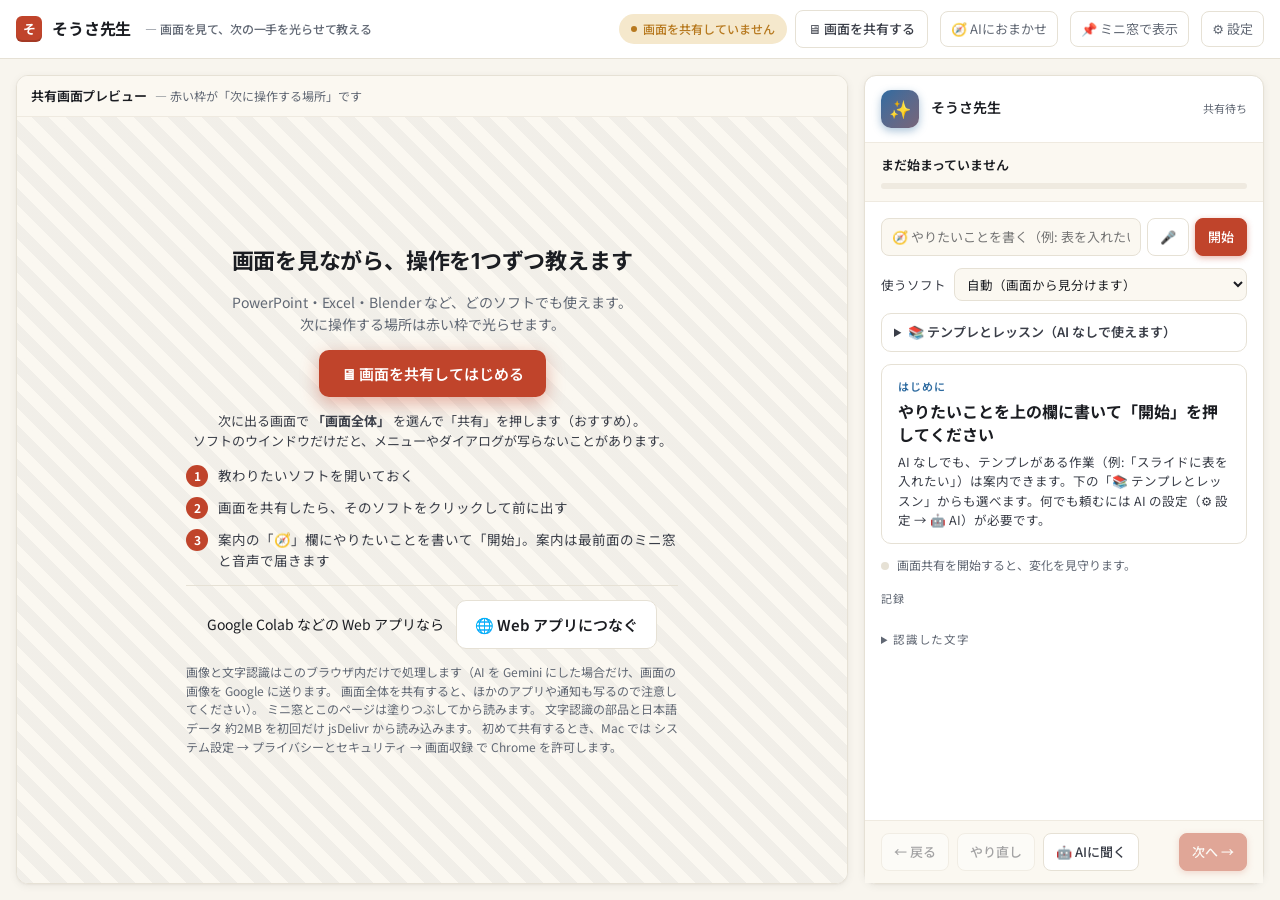
<file: index.html>
<!DOCTYPE html>
<html lang="ja" data-slide-sensei-hub>
<head>
<meta charset="UTF-8">
<meta name="viewport" content="width=device-width, initial-scale=1">
<title>そうさ先生</title>
<link rel="preconnect" href="https://fonts.googleapis.com">
<link rel="preconnect" href="https://fonts.gstatic.com" crossorigin>
<link rel="stylesheet" href="https://fonts.googleapis.com/css2?family=Inter:wght@400;500;600;700&family=Noto+Sans+JP:wght@400;500;700&family=JetBrains+Mono:wght@500&display=swap">
<!-- CSS はこのファイルに置く。ミニ窓（Document PiP）へ style 要素ごと複製して使うため（別ファイルだと、ダブルクリックで開いたときにミニ窓へ読み込めない） -->
<style>
  :root {
    --ground: #F8F5EE;
    --panel: #FFFFFF;
    --panel-alt: #FBF8F1;
    --ink: #1B1D22;
    --ink-soft: #3A3E48;
    --muted: #616874;
    --border: #E6E1D5;
    --border-soft: #EFEAE0;
    --accent: #C0442B;
    --accent-soft: #F3D9CF;
    --ai: #2E6BA0;
    --ai-soft: #E1ECF5;
    --success: #4E7B4A;
    --success-soft: #DCE9D3;
    --warn: #B7791F;
    --warn-soft: #F5E8CC;
    --shadow: 0 2px 8px rgba(30, 24, 15, 0.06), 0 1px 2px rgba(30, 24, 15, 0.04);
    --shadow-lift: 0 12px 40px rgba(20, 15, 5, 0.12);
    --font-ui: "Inter", "Noto Sans JP", system-ui, sans-serif;
    --font-ja: "Noto Sans JP", "Inter", system-ui, sans-serif;
    --font-mono: "JetBrains Mono", ui-monospace, monospace;
  }
  :root:not([data-theme="light"]) {
    @media (prefers-color-scheme: dark) {
      --ground: #16181C; --panel: #1E2126; --panel-alt: #22262C;
      --ink: #F1EEE5; --ink-soft: #D6D1C4; --muted: #9199A4;
      --border: #2E333B; --border-soft: #262A31;
      --accent: #E36A50; --accent-soft: #3B241E;
      --ai: #6AA6D9; --ai-soft: #1E2C3B;
      --success: #8CB782; --success-soft: #223022;
      --warn: #D4A24C; --warn-soft: #3B2D1A;
      --shadow: 0 2px 8px rgba(0,0,0,0.4);
      --shadow-lift: 0 12px 40px rgba(0,0,0,0.5);
    }
  }
  :root[data-theme="dark"] {
    --ground: #16181C; --panel: #1E2126; --panel-alt: #22262C;
    --ink: #F1EEE5; --ink-soft: #D6D1C4; --muted: #9199A4;
    --border: #2E333B; --border-soft: #262A31;
    --accent: #E36A50; --accent-soft: #3B241E;
    --ai: #6AA6D9; --ai-soft: #1E2C3B;
    --success: #8CB782; --success-soft: #223022;
    --warn: #D4A24C; --warn-soft: #3B2D1A;
    --shadow: 0 2px 8px rgba(0,0,0,0.4);
    --shadow-lift: 0 12px 40px rgba(0,0,0,0.5);
  }

  * { box-sizing: border-box; }
  html, body { height: 100%; }
  body {
    margin: 0; background: var(--ground); color: var(--ink);
    font-family: var(--font-ja); font-size: 14px; line-height: 1.55;
    -webkit-font-smoothing: antialiased;
  }
  /* 日本語は1文字ごとに折り返せてしまうので、ボタンの文字は折り返さず、並びのほうを折り返す */
  button { font: inherit; color: inherit; cursor: pointer; white-space: nowrap; flex: none; max-width: 100%; }

  .app { height: 100vh; display: grid; grid-template-rows: auto minmax(0, 1fr); min-height: 480px; }

  /* ─── Top bar ───────────────────────────────────── */
  .topbar {
    display: flex; align-items: center; gap: 10px 12px;
    padding: 10px 16px;
    background: var(--panel);
    border-bottom: 1px solid var(--border);
    flex-wrap: wrap;
  }
  .brand {
    display: flex; align-items: center; gap: 10px;
    font-family: var(--font-ui); font-weight: 700; font-size: 16px;
    letter-spacing: -0.01em; white-space: nowrap;
  }
  .brand-mark {
    width: 26px; height: 26px; display: grid; place-items: center;
    background: var(--accent); color: white; border-radius: 6px;
    font-weight: 700; font-size: 13px;
    box-shadow: inset 0 -2px 0 rgba(0,0,0,0.15);
  }
  .brand-sub {
    font-family: var(--font-ja); font-weight: 500;
    color: var(--muted); font-size: 12px; margin-left: 4px;
  }
  .topbar-spacer { flex: 1; }
  .share-controls { display: flex; flex-wrap: wrap; align-items: center; gap: 8px; }
  @media (max-width: 1240px) { .brand-sub { display: none; } }
  .capture-chip {
    display: inline-flex; align-items: center; gap: 6px;
    font-size: 12px; padding: 6px 12px;
    border-radius: 999px; font-weight: 500; white-space: nowrap;
    background: var(--warn-soft); color: var(--warn);
  }
  .capture-chip::before {
    content: ""; width: 6px; height: 6px; border-radius: 50%;
    background: var(--warn);
  }
  .capture-chip.on { background: var(--success-soft); color: var(--success); }
  .capture-chip.on::before {
    background: var(--success);
    box-shadow: 0 0 0 3px color-mix(in oklab, var(--success) 25%, transparent);
    animation: pulse-dot 1.8s ease-in-out infinite;
  }
  @keyframes pulse-dot { 0%,100% { opacity: 0.6 } 50% { opacity: 1 } }

  .icon-btn {
    background: transparent; border: 1px solid var(--border);
    padding: 7px 10px; border-radius: 8px; font-size: 13px;
    color: var(--muted);
  }
  .icon-btn:hover { border-color: var(--muted); color: var(--ink); }

  /* ─── Workspace ─────────────────────────────────── */
  .workspace {
    display: grid;
    grid-template-columns: minmax(0, 1fr) 400px;
    gap: 16px; padding: 16px; min-height: 0;
  }
  @media (max-width: 960px) {
    .app { height: auto; min-height: 100vh; }
    .workspace { grid-template-columns: 1fr; grid-template-rows: auto auto; }
    .capture-panel { min-height: 420px; }
  }

  /* Left: capture area */
  .capture-panel {
    display: grid; grid-template-rows: auto 1fr auto;
    background: var(--panel); border: 1px solid var(--border);
    border-radius: 12px; overflow: hidden;
    box-shadow: var(--shadow); min-height: 0;
  }
  .capture-header {
    display: flex; align-items: center; gap: 8px;
    padding: 10px 14px; border-bottom: 1px solid var(--border-soft);
    background: var(--panel-alt);
  }
  .capture-header strong {
    font-family: var(--font-ui); font-weight: 600; font-size: 13px;
    letter-spacing: -0.01em; white-space: nowrap;
  }
  .capture-header .dim { color: var(--muted); font-size: 12px; min-width: 0; overflow: hidden; text-overflow: ellipsis; white-space: nowrap; }

  .capture-stage {
    position: relative; display: grid; grid-template-columns: minmax(0, 1fr);
    align-items: safe center; justify-items: center;
    padding: 20px; background: repeating-linear-gradient(
      45deg,
      color-mix(in oklab, var(--panel-alt) 90%, var(--ink) 4%) 0 12px,
      var(--panel-alt) 12px 24px
    );
    min-height: 0; overflow: hidden;
  }
  /* 開始画面は窓が低いと収まらないので、切らずにスクロールできるようにする */
  .capture-stage:has(> .empty:not([hidden])) { overflow-y: auto; }
  .capture-stage video {
    max-width: 100%; max-height: 100%;
    border-radius: 8px; background: #000;
    box-shadow: var(--shadow-lift);
    display: block;
  }
  .capture-stage .empty {
    display: grid; justify-items: center; gap: 14px;
    text-align: center; padding: 4px;
    max-width: 500px;
  }
  .empty h2 {
    font-family: var(--font-ui); font-size: 22px; font-weight: 700;
    margin: 0; letter-spacing: -0.01em; text-wrap: balance; word-break: auto-phrase;
  }
  .empty p { margin: 0; color: var(--muted); font-size: 14px; }
  .empty .cta-note { font-size: 13px; color: var(--ink-soft); }
  .empty .fine-print { font-size: 12px; text-align: left; }
  .alt-route {
    display: flex; flex-wrap: wrap; align-items: center; justify-content: center; gap: 8px 12px;
    width: 100%; padding-top: 14px; border-top: 1px solid var(--border);
  }
  .primary-cta {
    display: inline-flex; align-items: center; gap: 10px;
    padding: 12px 22px;
    background: var(--accent); color: white; border: 0;
    border-radius: 10px; font-size: 15px; font-weight: 600;
    font-family: var(--font-ja);
    box-shadow: 0 6px 18px color-mix(in oklab, var(--accent) 40%, transparent);
    transition: transform 0.1s;
  }
  .primary-cta:hover { background: color-mix(in oklab, var(--accent) 90%, black); }
  .primary-cta:active { transform: translateY(1px); }
  .capture-foot {
    display: flex; flex-wrap: wrap; align-items: center; gap: 4px 10px;
    padding: 8px 14px; border-top: 1px solid var(--border-soft);
    background: var(--panel-alt); font-size: 12px; color: var(--muted);
  }
  .capture-foot .stat { font-family: var(--font-mono); font-variant-numeric: tabular-nums; }
  .capture-foot .sep { color: var(--border); }

  /* Right: AI tutor */
  .tutor {
    display: grid; grid-template-rows: auto auto minmax(0, 1fr) auto; min-width: 0;
    background: var(--panel); border: 1px solid var(--border);
    border-radius: 12px; box-shadow: var(--shadow); min-height: 0;
  }
  .tutor-head {
    display: flex; align-items: center; gap: 12px;
    padding: 14px 16px; border-bottom: 1px solid var(--border-soft);
  }
  .ai-avatar {
    width: 38px; height: 38px; display: grid; place-items: center;
    background: linear-gradient(135deg, var(--ai), color-mix(in oklab, var(--ai) 60%, var(--accent)));
    color: white; border-radius: 10px; font-size: 18px;
    box-shadow: 0 3px 8px color-mix(in oklab, var(--ai) 40%, transparent);
  }
  .tutor-name { font-family: var(--font-ui); font-weight: 600; font-size: 14px; }
  .tutor-lesson { font-size: 11px; color: var(--muted); margin-top: 2px; }
  .tutor-head-status {
    margin-left: auto; display: flex; align-items: center; gap: 6px;
    font-size: 11px; color: var(--muted); font-family: var(--font-ui);
  }

  .tutor-progress {
    padding: 12px 16px; display: grid; gap: 8px;
    background: var(--panel-alt); border-bottom: 1px solid var(--border-soft);
  }
  .progress-head { display: flex; justify-content: space-between; align-items: baseline; }
  .progress-head strong { font-size: 13px; font-weight: 600; }
  .progress-head span { font-size: 11px; color: var(--muted); font-variant-numeric: tabular-nums; }
  .progress-track { height: 6px; background: var(--border-soft); border-radius: 999px; overflow: hidden; }
  .progress-fill {
    height: 100%; background: linear-gradient(90deg, var(--accent), color-mix(in oklab, var(--accent) 60%, var(--ai)));
    border-radius: 999px; transition: width 0.4s cubic-bezier(0.2, 0.7, 0.3, 1);
  }

  .tutor-body {
    padding: 16px; overflow-y: auto;
    display: flex; flex-direction: column; gap: 12px;
    scroll-behavior: smooth;
  }
  /* 窓が低くても中身を押しつぶさず、スクロールで見せる */
  .tutor-body > * { flex: none; }
  .msg { display: grid; grid-template-columns: 28px 1fr; gap: 10px;
         animation: slide-in 0.25s ease; }
  @keyframes slide-in { from { opacity: 0; transform: translateY(6px); } to { opacity: 1; transform: none; } }
  .msg-avatar {
    width: 28px; height: 28px; display: grid; place-items: center;
    background: var(--ai-soft); color: var(--ai);
    border-radius: 8px; font-size: 14px; font-weight: 700;
  }
  .msg-bubble {
    background: var(--ai-soft); color: var(--ink);
    padding: 10px 14px; border-radius: 4px 12px 12px 12px;
    line-height: 1.55; font-size: 13.5px;
  }
  .msg.success .msg-avatar { background: var(--success-soft); color: var(--success); }
  .msg.success .msg-bubble { background: var(--success-soft); color: color-mix(in oklab, var(--success) 40%, var(--ink)); }
  .msg.hint .msg-avatar { background: var(--warn-soft); color: var(--warn); }
  .msg.hint .msg-bubble { background: var(--warn-soft); border-left: 3px solid var(--warn); }
  .msg.error .msg-avatar { background: var(--accent-soft); color: var(--accent); }
  .msg.error .msg-bubble { background: var(--accent-soft); color: color-mix(in oklab, var(--accent) 45%, var(--ink)); }
  .msg-bubble .step-title {
    font-family: var(--font-ui); font-weight: 600; font-size: 12px;
    text-transform: uppercase; letter-spacing: 0.08em;
    color: var(--ai); margin-bottom: 4px;
  }
  .msg.success .msg-bubble .step-title { color: var(--success); }
  .msg.hint .msg-bubble .step-title { color: var(--warn); }
  .msg.error .msg-bubble .step-title { color: var(--accent); }
  .msg-bubble .highlight {
    background: color-mix(in oklab, var(--accent) 20%, transparent);
    color: var(--accent); padding: 1px 6px; border-radius: 3px; font-weight: 600;
  }
  .screen-state {
    font-size: 11px; color: var(--muted);
    font-family: var(--font-ui); font-style: italic;
    padding: 4px 12px;
  }

  .tutor-actions {
    padding: 12px 16px; display: flex; gap: 8px; flex-wrap: wrap;
    border-top: 1px solid var(--border-soft); background: var(--panel-alt);
  }
  .btn {
    padding: 8px 12px; border-radius: 8px; border: 1px solid var(--border);
    background: var(--panel); color: var(--ink-soft);
    font-family: var(--font-ja); font-weight: 500; font-size: 13px;
    transition: transform 0.1s, border-color 0.15s;
  }
  .btn:hover { border-color: var(--muted); color: var(--ink); }
  .btn:active { transform: translateY(1px); }
  .btn.primary {
    background: var(--accent); color: white; border-color: var(--accent);
    box-shadow: 0 2px 6px color-mix(in oklab, var(--accent) 40%, transparent);
  }
  .btn.primary:hover { background: color-mix(in oklab, var(--accent) 90%, black); }
  .btn.danger {
    background: transparent; color: var(--accent); border-color: var(--accent-soft);
  }
  .btn.danger:hover { background: var(--accent-soft); }
  .actions-spacer { flex: 1; }


  .btn:disabled { opacity: 0.45; cursor: default; }

  /* ─── Current step card ─────────────────────────── */
  .watch {
    display: flex; align-items: center; gap: 8px;
    font-size: 12px; color: var(--muted);
  }
  .watch::before {
    content: ""; width: 8px; height: 8px; border-radius: 50%; flex: none;
    background: var(--border);
  }
  .watch.on::before { background: var(--success); animation: pulse-dot 1.8s ease-in-out infinite; }
  .watch.moving::before { background: var(--warn); }
  .watch.small { color: var(--warn); }

  .step-card {
    border: 1px solid var(--border); border-radius: 10px;
    padding: 14px 16px; background: var(--panel);
  }
  .step-num {
    font-family: var(--font-ui); font-size: 11px; font-weight: 600;
    color: var(--ai); letter-spacing: 0.08em;
  }
  .step-text { font-size: 16px; font-weight: 700; margin: 4px 0 6px; line-height: 1.45; }
  .step-hint { font-size: 12.5px; color: var(--ink-soft); margin: 0; }
  /* AI が書いた「入力する中身」（コード・数式・文章）。コピーして貼り付けてもらう */
  .input-box { display: grid; gap: 6px; margin-top: 10px; }
  .input-head { display: flex; justify-content: space-between; align-items: center; font-size: 12px; font-weight: 700; color: var(--ink-soft); }
  .input-head .btn { padding: 3px 10px; font-size: 12px; }
  .input-box pre { margin: 0; padding: 10px; border-radius: 8px; background: var(--panel-alt); border: 1px solid var(--border);
    font: 12.5px/1.5 ui-monospace, "SF Mono", Menlo, monospace; white-space: pre; overflow-x: auto; max-height: 40vh; }
  .expect-chip {
    display: inline-block; margin-top: 10px;
    font-size: 11px; padding: 2px 10px; border-radius: 999px;
    background: var(--ai-soft); color: var(--ai);
  }

  .confirm {
    display: grid; gap: 10px; padding: 12px 14px; border-radius: 10px;
    background: var(--success-soft); border: 1px solid color-mix(in oklab, var(--success) 35%, transparent);
    animation: slide-in 0.25s ease;
  }
  .confirm p { margin: 0; font-size: 13.5px; }
  .confirm .row { display: flex; gap: 8px; }
  .confirm .btn.yes { background: var(--success); border-color: var(--success); color: white; }

  .done-card {
    text-align: center; padding: 20px 16px; border-radius: 10px;
    background: var(--success-soft); color: color-mix(in oklab, var(--success) 40%, var(--ink));
  }
  .done-card strong { display: block; font-size: 18px; margin-bottom: 4px; }

  .log-head { font-size: 11px; color: var(--muted); font-family: var(--font-ui); letter-spacing: 0.06em; margin-top: 4px; }
  .log { list-style: none; margin: 0; padding: 0; display: grid; gap: 2px; font-size: 11.5px; color: var(--muted); overflow-wrap: anywhere; }
  .log time { font-family: var(--font-mono); margin-right: 6px; }

  .check-chip { background: var(--success-soft); color: var(--success); }
  .ocr-details { font-size: 11.5px; color: var(--muted); }
  .ocr-details summary { cursor: pointer; font-family: var(--font-ui); letter-spacing: 0.06em; }
  .ocr-details div {
    margin-top: 6px; padding: 8px; border-radius: 6px; background: var(--panel-alt);
    max-height: 120px; overflow-y: auto; word-break: break-all; line-height: 1.5;
  }

  /* ─── Mini window (Document Picture-in-Picture) ─── */
  body.pip { min-height: 0; }
  body.pip .tutor { height: 100vh; border: 0; border-radius: 0; box-shadow: none; }
  /* ミニ窓では PowerPoint の邪魔にならないよう、手順・ハイライト・確認だけを出す */
  body.pip .log-head, body.pip .log, body.pip .ocr-details,
  body.pip .expect-chip, body.pip .tutor-lesson { display: none !important; }
  body.pip .tutor-head { padding: 10px 14px; }
  body.pip .tutor-body { padding: 12px; gap: 10px; }
  body.pip .step-text { font-size: 15px; }

  /* 「できた？」のあと自動で次へ進むまでの残り時間 */
  .countdown { height: 4px; border-radius: 2px; background: color-mix(in oklab, var(--success) 20%, transparent); overflow: hidden; }
  .countdown i { display: block; height: 100%; width: 100%; background: var(--success); transform-origin: left; }
  @keyframes countdown { from { transform: scaleX(1); } to { transform: scaleX(0); } }

  /* ミニ窓を開けなかったときに「押してください」と目立たせる */
  .icon-btn.attention { border-color: var(--accent); color: var(--accent); animation: pulse-dot 1s ease-in-out infinite; }
  .tutor-home-note {
    display: grid; place-items: center; text-align: center; gap: 8px;
    background: var(--panel); border: 1px dashed var(--border); border-radius: 12px;
    color: var(--muted); padding: 24px;
  }

  /* ─── Highlight guide（ミニ窓・案内パネル内の拡大表示） ─── */
  .guide {
    position: relative; border-radius: 10px; overflow: hidden;
    background: #111; aspect-ratio: 2 / 1;
  }
  .guide canvas { width: 100%; height: 100%; display: block; }
  .guide-box {
    position: absolute; border: 3px solid var(--accent); border-radius: 6px;
    box-shadow: 0 0 0 9999px rgba(0, 0, 0, 0.45);
    pointer-events: none; animation: guide-pulse 1.3s ease-in-out infinite;
  }
  @keyframes guide-pulse {
    0%, 100% { outline: 0 solid color-mix(in oklab, var(--accent) 55%, transparent); }
    50%      { outline: 7px solid color-mix(in oklab, var(--accent) 30%, transparent); }
  }
  .guide-say {
    position: absolute; left: 0; right: 0; bottom: 0;
    padding: 18px 12px 8px; font-size: 13px; font-weight: 700; color: white;
    background: linear-gradient(transparent, rgba(0, 0, 0, 0.7));
  }
  .guide-say::before { content: "👉 "; }
  .guide-missing {
    font-size: 12px; padding: 8px 10px; border-radius: 8px;
    background: var(--warn-soft); color: color-mix(in oklab, var(--warn) 60%, var(--ink));
  }

  /* 共有プレビュー上のハイライト */
  .target-box {
    position: absolute; border: 3px solid var(--accent); border-radius: 6px;
    pointer-events: none; animation: guide-pulse 1.3s ease-in-out infinite;
  }
  .target-tag {
    position: absolute; padding: 3px 10px; border-radius: 999px;
    background: var(--accent); color: white; font-size: 12px; font-weight: 700;
    white-space: nowrap; pointer-events: none; transform: translateY(calc(-100% - 6px));
  }

  /* 文字で確認できたときの演出 */
  .step-card.flash { animation: card-flash 1s ease; }
  @keyframes card-flash {
    0%   { box-shadow: 0 0 0 0 transparent; }
    25%  { box-shadow: 0 0 0 6px color-mix(in oklab, var(--success) 45%, transparent); background: var(--success-soft); }
    100% { box-shadow: 0 0 0 0 transparent; }
  }
  .done-emoji { font-size: 40px; animation: pop 0.6s cubic-bezier(0.2, 1.6, 0.4, 1); }
  @keyframes pop { from { transform: scale(0.3); opacity: 0; } to { transform: none; opacity: 1; } }

  /* はじめの案内 */
  .onboard { list-style: none; padding: 0; margin: 0; display: grid; gap: 10px; text-align: left; }
  .onboard li { display: flex; gap: 10px; align-items: flex-start; font-size: 13.5px; color: var(--ink-soft); }
  .onboard .num {
    flex: none; width: 22px; height: 22px; border-radius: 50%;
    display: grid; place-items: center; font-size: 12px; font-weight: 700;
    background: var(--accent); color: white;
  }
  .cta-row { display: flex; gap: 10px; flex-wrap: wrap; justify-content: center; }
  .secondary-cta {
    padding: 12px 18px; border-radius: 10px; font-size: 15px; font-weight: 600;
    border: 1px solid var(--border); background: var(--panel); color: var(--ink);
  }
  .secondary-cta:hover { border-color: var(--muted); }

  /* ─── 設定メニュー・やりたいこと入力 ─── */
  .settings-wrap { position: relative; }
  .settings-pop {
    position: absolute; right: 0; top: calc(100% + 6px); z-index: 50;
    display: grid; gap: 6px; padding: 8px; min-width: 190px;
    background: var(--panel); border: 1px solid var(--border); border-radius: 10px;
    box-shadow: var(--shadow-lift);
  }
  .settings-pop .icon-btn { text-align: left; }
  /* 狭い窓では設定ボタンの位置によらず、バーの幅いっぱいに開いて画面の外へはみ出さない */
  @media (max-width: 520px) {
    .topbar { position: relative; }
    .settings-wrap { position: static; }
    .settings-pop { left: 12px; right: 12px; top: calc(100% - 4px); }
  }
  .lesson-box { border: 1px solid var(--border); border-radius: 10px; padding: 8px 12px; font-size: 13px; }
  .lesson-box summary { cursor: pointer; font-weight: 600; color: var(--ink-soft); }
  .lesson-box-body { display: grid; gap: 8px; margin-top: 8px; }
  .tpl-note { display: flex; flex-wrap: wrap; align-items: center; gap: 6px 10px; padding: 8px 12px; border-radius: 10px;
    background: var(--ai-soft); font-size: 12.5px; }
  .done-stats { margin: 8px 0 0; font-size: 13px; font-weight: 700; font-variant-numeric: tabular-nums; }
  #voiceGoalBtn.listening { border-color: var(--accent); color: var(--accent); animation: pulse-dot 1s ease-in-out infinite; }
  /* 発表モード: 教室の後ろからでも読めるよう、案内の文字とボタンを大きくする */
  body.present .step-num { font-size: 14px; }
  body.present .step-text { font-size: 26px; line-height: 1.4; }
  body.present .step-hint, body.present .plan-box ol, body.present .watch, body.present .confirm p { font-size: 17px; }
  body.present .btn, body.present .goal-form input { font-size: 17px; padding: 10px 16px; }
  body.present .guide-say { font-size: 20px; }
  body.present .guide-box, body.present .target-box { border-width: 5px; }
  body.present .done-card strong { font-size: 30px; }
  body.present .done-emoji { font-size: 64px; }
  body.present .done-stats { font-size: 20px; }
  body.present .tutor-name { font-size: 18px; }
  body.present .progress-head strong { font-size: 17px; }
  .app-pick { display: flex; align-items: center; gap: 8px; font-size: 12.5px; color: var(--ink-soft); }
  .app-pick select { flex: 1; min-width: 0; padding: 5px 8px; font: inherit; border: 1px solid var(--border); border-radius: 8px;
    background: var(--panel-alt); color: var(--ink); }
  .tpl-note a { color: var(--ai); }
  .doc-make { margin: 0 0 10px; font-size: 13px; }
  .doc-make summary { cursor: pointer; font-weight: 600; }
  .tpl-list { list-style: none; margin: 0 0 8px; padding: 0; display: grid; gap: 4px; font-size: 13px; }
  .tpl-list li { display: flex; align-items: center; gap: 8px; }
  .tpl-list li span { flex: 1; min-width: 0; }
  .dialog textarea { width: 100%; padding: 8px 10px; font: 12px/1.5 var(--font-mono); border: 1px solid var(--border);
    border-radius: 8px; background: var(--panel-alt); color: var(--ink); resize: vertical; }
  .done-card .btn { margin-top: 10px; }
  .plan-box ol { margin: 8px 0 0; padding-left: 20px; display: grid; gap: 4px; font-size: 12.5px; color: var(--ink-soft); }
  .plan-box li.done { color: var(--muted); text-decoration: line-through; }
  .plan-box li.now { color: var(--ink); font-weight: 700; }
  .lesson-box-body small { font-size: 12px; color: var(--muted); }
  .lesson-box select, .dialog select { display: block; width: 100%; margin-top: 4px; padding: 6px 8px; font: inherit; font-size: 13px;
    border: 1px solid var(--border); border-radius: 8px; background: var(--panel-alt); color: var(--ink); }
  .goal-form { display: flex; gap: 6px; }
  .goal-form input {
    flex: 1; min-width: 0; padding: 8px 10px; font: inherit; font-size: 13px;
    border: 1px solid var(--border); border-radius: 8px; background: var(--panel-alt); color: var(--ink);
  }
  .goal-form input:focus { outline: 2px solid color-mix(in oklab, var(--ai) 40%, transparent); border-color: var(--ai); }

  /* ─── AI ─── */
  .ai-box {
    padding: 10px 12px; border-radius: 10px; font-size: 13px;
    background: var(--ai-soft); border: 1px solid color-mix(in oklab, var(--ai) 30%, transparent);
  }
  .ai-box .ai-head { font-family: var(--font-ui); font-size: 11px; font-weight: 700; color: var(--ai); letter-spacing: 0.06em; }
  .ai-box p { margin: 4px 0 0; }
  .ai-box.busy p { color: var(--muted); }
  .ai-box.error { background: var(--warn-soft); border-color: color-mix(in oklab, var(--warn) 35%, transparent); }

  /* ウインドウだけを共有しているときの注意（ポップアップや小さな窓が写らない） */
  .share-warn {
    margin: 0 14px 10px; padding: 10px 12px; border-radius: 10px; font-size: 12.5px; line-height: 1.6;
    background: var(--warn-soft); color: var(--ink); border-left: 3px solid var(--warn);
  }
  .share-warn strong { color: var(--warn); }
  .share-warn .btn { margin-top: 6px; }

  .dialog {
    width: min(520px, calc(100vw - 32px)); padding: 20px 22px; border-radius: 14px;
    border: 1px solid var(--border); background: var(--panel); color: var(--ink);
    box-shadow: var(--shadow-lift);
  }
  .dialog::backdrop { background: color-mix(in oklab, var(--ink) 45%, transparent); }
  .dialog h2 { margin: 0 0 6px; font-size: 18px; }
  .dialog .note { margin: 4px 0 12px; font-size: 12.5px; color: var(--muted); }
  .dialog .choice {
    display: flex; gap: 10px; align-items: flex-start; padding: 10px 12px; margin-bottom: 8px;
    border: 1px solid var(--border); border-radius: 10px; cursor: pointer;
  }
  .dialog .choice:has(input:checked) { border-color: var(--ai); background: var(--ai-soft); }
  .dialog .choice:has(input:disabled) { opacity: 0.5; cursor: default; }
  .dialog .choice small { display: block; font-size: 12px; color: var(--muted); margin-top: 2px; }
  .dialog .choice small.warn { color: color-mix(in oklab, var(--warn) 70%, var(--ink)); }
  .dialog .fields { display: grid; gap: 8px; margin: 4px 0 8px 30px; font-size: 12.5px; }
  .dialog .fields small { color: var(--muted); }
  .dialog input[type="text"], .dialog input[type="password"] {
    display: block; width: 100%; margin-top: 4px; padding: 8px 10px; font: inherit; font-size: 13px;
    border: 1px solid var(--border); border-radius: 8px; background: var(--panel-alt); color: var(--ink);
  }
  .dialog .dialog-actions { display: flex; gap: 8px; margin-top: 12px; }
  .dialog a { color: var(--ai); }
  .dialog .setup-steps { margin: 0 0 8px; padding-left: 22px; display: grid; gap: 6px; font-size: 13px; }
  .dialog code { font-family: var(--font-mono); font-size: 12px; padding: 1px 5px; border-radius: 4px; background: var(--panel-alt); }
  .dialog .dialog-actions { flex-wrap: wrap; }
  #builtinPrepare { white-space: normal; }

  [hidden] { display: none !important; }
</style>
</head>
<body>
<div class="app">
  <header class="topbar">
    <div class="brand">
      <span class="brand-mark">そ</span>
      そうさ先生
      <span class="brand-sub">— 画面を見て、次の一手を光らせて教える</span>
    </div>
    <div class="topbar-spacer"></div>
    <div class="share-controls">
      <div class="capture-chip" id="captureChip">画面を共有していません</div>
      <button class="btn" id="shareTopBtn" title="画面をこのアプリに見せます。どの画面を見せるかは次の画面で選べます">🖥 画面を共有する</button>
      <button class="btn" id="pauseBtn" hidden title="共有はそのままで、変化の見守りと案内だけを止めます">⏸ 見守りを一時停止</button>
      <button class="btn danger" id="stopCaptureBtn" hidden title="画面を見せるのをやめます">⏹ 画面共有を止める</button>
    </div>
    <button class="icon-btn" id="makeBtn" title="やりたいことを書くと、AI が画面を見ながら1手ずつ案内します（どのソフトでも）">🧭 AIにおまかせ</button>
    <button class="icon-btn" id="pipBtn" title="案内を常に最前面の小窓に出す">📌 ミニ窓で表示</button>
    <div class="settings-wrap">
      <button class="icon-btn" id="settingsBtn" aria-expanded="false" title="AI・文字認識・音声などの設定">⚙ 設定</button>
      <div class="settings-pop" id="settingsPop" hidden>
        <button class="icon-btn" id="aiBtn" title="AI の設定（Chrome 内蔵AI または Gemini API 無料枠）">🤖 AI OFF</button>
        <button class="icon-btn" id="ocrBtn" title="画面の文字を読んで、光らせる場所を探し、できたかを自動で確かめます（ブラウザ内で処理）">🔤 文字認識 ON</button>
        <button class="icon-btn" id="autoBtn" title="ON にすると「できた？」のあと数秒待って自動で次へ進みます">⏩ 自動で次へ OFF</button>
        <button class="icon-btn" id="presentBtn" title="教室で映すときに。文字やボタンを大きくします">🎤 発表モード OFF</button>
        <button class="icon-btn" id="planBtn" title="実験中: ON だと、AI が最初に全体の手順を1回だけ考え、あとは文字認識で進めます。OFF だと、一手ごとに AI に聞きます">📝 手順を先に考える ON</button>
        <button class="icon-btn" id="tplBtn" title="自分で保存したテンプレの書き出し・読み込み">📘 テンプレの管理</button>
        <button class="icon-btn" id="voiceBtn" title="次の手順を音声で読み上げます">🔊 音声 ON</button>
        <button class="icon-btn" id="themeToggle" title="テーマ切替">🌙 テーマ</button>
      </div>
    </div>
  </header>

  <div class="workspace">
    <!-- Screen capture -->
    <section class="capture-panel" aria-label="画面キャプチャ">
      <div class="capture-header">
        <strong>共有画面プレビュー</strong>
        <span class="dim">— 赤い枠が「次に操作する場所」です</span>
      </div>
      <div class="capture-stage" id="captureStage">
        <div class="empty" id="emptyState">
          <h2>画面を見ながら、操作を1つずつ教えます</h2>
          <p>PowerPoint・Excel・Blender など、どのソフトでも使えます。<br>次に操作する場所は赤い枠で光らせます。</p>
          <button class="primary-cta" id="startCaptureBtn">🖥 画面を共有してはじめる</button>
          <p class="cta-note">次に出る画面で <strong>「画面全体」</strong> を選んで「共有」を押します（おすすめ）。<br>
            ソフトのウインドウだけだと、メニューやダイアログが写らないことがあります。</p>
          <ol class="onboard">
            <li><span class="num">1</span><span>教わりたいソフトを開いておく</span></li>
            <li><span class="num">2</span><span>画面を共有したら、そのソフトをクリックして前に出す</span></li>
            <li><span class="num">3</span><span>案内の「🧭」欄にやりたいことを書いて「開始」。案内は最前面のミニ窓と音声で届きます</span></li>
          </ol>
          <div class="alt-route">
            <span>Google Colab などの Web アプリなら</span>
            <button class="secondary-cta" id="webBtn">🌐 Web アプリにつなぐ</button>
          </div>
          <p class="fine-print">画像と文字認識はこのブラウザ内だけで処理します（AI を Gemini にした場合だけ、画面の画像を Google に送ります。
            画面全体を共有すると、ほかのアプリや通知も写るので注意してください）。
            ミニ窓とこのページは塗りつぶしてから読みます。
            文字認識の部品と日本語データ 約2MB を初回だけ jsDelivr から読み込みます。
            初めて共有するとき、Mac では システム設定 → プライバシーとセキュリティ → 画面収録 で Chrome を許可します。</p>
        </div>
        <div class="empty" id="webState" hidden>
          <div style="font-size: 44px;">🌐</div>
          <h2 id="webStateTitle"></h2>
          <p>この Web アプリのタブとつないでいます。ハイライトはページの上に直接出ます。<br>
            ミニ窓の「🧭」欄にやりたいことを書いて「開始」を押してください。</p>
          <div class="cta-row"><button class="secondary-cta" id="webStateDisconnect">切断する</button></div>
        </div>
        <video id="captureVideo" autoplay muted playsinline hidden></video>
        <div class="target-box" id="targetBox" hidden></div>
        <div class="target-tag" id="targetTag" hidden></div>
      </div>
      <div class="capture-foot" id="captureFoot" hidden title="画面の変化を見守っている様子です">
        <span class="stat" id="statMotion">増減 —</span>
        <span class="sep">·</span>
        <span class="stat" id="statNet">差 —</span>
        <span class="sep">·</span>
        <span class="stat" id="statChanges">変化 0 回</span>
      </div>
    </section>

    <!-- Tutor -->
    <div id="tutorHome" style="display: grid; min-height: 0;">
      <div class="tutor-home-note" id="tutorHomeNote" hidden>
        <div style="font-size: 32px;">📌</div>
        <div>案内はミニ窓に表示中です。<br>ミニ窓を閉じるとここに戻ります。</div>
      </div>
      <aside class="tutor" id="tutor" aria-label="案内">
        <div class="tutor-head">
          <div class="ai-avatar">✨</div>
          <div>
            <div class="tutor-name">そうさ先生</div>
            <div class="tutor-lesson" id="tutorLessonName"></div>
          </div>
          <div class="tutor-head-status" id="tutorStatus">共有待ち</div>
        </div>

        <div class="share-warn" id="shareWarn" hidden>
          <strong>⚠ ソフトのウインドウだけを共有しています。</strong>
          文字をクリックしたときに出る小さな窓・メニュー・ダイアログは別のウインドウなので写らず、操作しても気づけません。
          <br><button class="btn" id="shareWarnBtn">🖥 画面全体の共有に切り替える</button>
        </div>

        <div class="tutor-progress">
          <div class="progress-head">
            <strong id="progressTitle"></strong>
            <span id="progressCount">0 / 0</span>
          </div>
          <div class="progress-track"><div class="progress-fill" id="progressFill" style="width:0%"></div></div>
        </div>

        <div class="tutor-body" aria-live="polite">
          <form class="goal-form" id="goalForm">
            <input type="text" id="goalInline" autocomplete="off"
                   placeholder="🧭 やりたいことを書く（例: 表を入れたい）">
            <button class="btn" id="voiceGoalBtn" type="button" title="押してから、やりたいことを話してください">🎤</button>
            <button class="btn primary" type="submit">開始</button>
          </form>

          <label class="app-pick">使うソフト <select id="appSelect"></select></label>

          <div class="tpl-note" id="tplNote" hidden>
            <span id="tplNoteText"></span>
            <a id="tplSource" target="_blank" rel="noopener" hidden>出典</a>
            <button class="btn" id="tplAiBtn" type="button">🧭 AI に考えてもらう</button>
          </div>

          <details class="lesson-box">
            <summary>📚 テンプレとレッスン（AI なしで使えます）</summary>
            <div class="lesson-box-body">
              <label>テンプレ・レッスン <select id="lessonSelect"></select></label>
              <button class="btn" id="practiceBtn" type="button">🧪 PowerPoint 風の練習用画面を開く</button>
              <small>PowerPoint がないときは、練習用画面をタブで共有して試せます。</small>
            </div>
          </details>

          <div class="step-card" id="stepCard">
            <div class="step-num" id="stepNum"></div>
            <div class="step-text" id="stepText"></div>
            <p class="step-hint" id="stepHint"></p>
            <div class="input-box" id="inputBox" hidden>
              <div class="input-head"><span>✍ 入力する内容</span><button class="btn" id="copyInputBtn" type="button">📋 コピー</button></div>
              <pre id="inputText"></pre>
            </div>
            <span class="expect-chip" id="expectChip"></span>
            <span class="expect-chip check-chip" id="checkChip" hidden></span>
          </div>

          <div class="guide" id="guide" hidden>
            <canvas id="guideCanvas" width="640" height="320"></canvas>
            <div class="guide-box" id="guideBox"></div>
            <div class="guide-say" id="guideSay"></div>
          </div>
          <div class="guide-missing" id="guideMissing" hidden></div>

          <div class="ai-box" id="aiBox" hidden>
            <div class="ai-head">🤖 AI</div>
            <p id="aiText"></p>
          </div>

          <div class="done-card" id="doneCard" hidden>
            <div class="done-emoji">🎉</div>
            <strong id="doneTitle"></strong>
            <span id="doneNote"></span>
            <p class="done-stats" id="doneStats"></p>
            <button class="btn" id="saveTplBtn" type="button" hidden>📘 この手順をテンプレに保存</button>
          </div>

          <div class="confirm" id="loopBox" hidden>
            <p>同じ手順がくり返されています。やりたいことは、もうできていますか？</p>
            <div class="row">
              <button class="btn yes" id="finishBtn">🎉 もうできた</button>
              <button class="btn" id="continueBtn">続ける</button>
            </div>
          </div>

          <div class="confirm" id="confirmBox" hidden>
            <p id="confirmText"></p>
            <div class="countdown" id="countdown" hidden><i id="countdownBar"></i></div>
            <div class="row">
              <button class="btn yes" id="yesBtn">できた ✓</button>
              <button class="btn" id="notYetBtn">まだ</button>
            </div>
          </div>

          <details class="lesson-box plan-box" id="planBox" open hidden>
            <summary>📝 全体の手順</summary>
            <ol id="planList"></ol>
          </details>

          <div class="watch" id="watch">画面共有を開始すると、変化を見守ります。</div>

          <div class="log-head">記録</div>
          <ul class="log" id="log"></ul>

          <details class="ocr-details">
            <summary>認識した文字 <span id="ocrMeta"></span></summary>
            <div id="ocrText">まだ読んでいません。</div>
          </details>
        </div>

        <div class="tutor-actions">
          <button class="btn" id="backBtn">← 戻る</button>
          <button class="btn" id="restartBtn">やり直し</button>
          <button class="btn" id="askBtn" title="今の画面を AI に見せて、次にやることを聞きます">🤖 AIに聞く</button>
          <div class="actions-spacer"></div>
          <button class="btn primary" id="nextBtn">次へ →</button>
        </div>
      </aside>
    </div>
  </div>
</div>

<dialog class="dialog" id="webDialog">
  <h2>🌐 Web アプリにつなぐ</h2>
  <p class="note">Google Colab などの Web アプリは、Chrome 拡張機能「そうさ先生 Web 連携」でつなぐと、
    ボタン（アイコンだけのボタンも）の名前と位置を正確に読み、ページの上に直接光らせて案内できます。画面共有はいりません。</p>
  <div id="webMissing">
    <p class="note"><strong>拡張機能が見つかりません。</strong>次の手順で入れてください（最初の1回だけ）。</p>
    <ol class="setup-steps">
      <li>Chrome のアドレスバーに <code>chrome://extensions</code> と入力して開く</li>
      <li>右上の「デベロッパー モード」を ON にする</li>
      <li>「パッケージ化されていない拡張機能を読み込む」を押し、このアプリのフォルダの中の <code>extension</code> フォルダを選ぶ</li>
      <li>「そうさ先生 Web 連携」の「詳細」を開き、「ファイルの URL へのアクセスを許可する」を ON にする
        （ダブルクリックで開いたこのページとつなぐために必要）</li>
      <li>このページを再読み込みする</li>
    </ol>
  </div>
  <div class="fields" id="webReady" hidden>
    <label>つなぐタブ <select id="webTabs"></select></label>
    <small>見つからないときは、Colab などを別のタブで開いてから「更新」を押してください。練習には <code>practice-colab.html</code> も使えます。</small>
  </div>
  <p class="note" id="webResult"></p>
  <div class="dialog-actions">
    <button class="btn" id="webRefresh">更新</button>
    <span class="actions-spacer"></span>
    <button class="btn" id="webDisconnect" hidden>切断</button>
    <button class="btn" id="webClose">閉じる</button>
    <button class="btn primary" id="webConnect" hidden>つなぐ</button>
  </div>
</dialog>

<dialog class="dialog" id="tplDialog">
  <h2>📘 テンプレの管理</h2>
  <p class="note">テンプレがあれば、AI を使わずに案内できます。うまくいった手順は、完了したときの「📘 この手順をテンプレに保存」で増やせます。
    ほかの人に渡すときは「書き出す」でコピーした文字を送り、受け取った人は下の欄に貼り付けて「読み込む」を押します。</p>
  <ul class="tpl-list" id="tplList"></ul>
  <details class="doc-make" open>
    <summary>📘 公式ヘルプから作る</summary>
    <p class="note">公式ヘルプのページを開き、文章を全部コピー（⌘A → ⌘C）して下に貼ると、AI が1回でテンプレにします（AI の設定が必要）。</p>
    <div class="fields">
      <label>ソフト <select id="docApp"></select></label>
      <a id="docHelp" target="_blank" rel="noopener">このソフトの公式ヘルプを開く</a>
      <label>ページの URL（出典として残します）<input type="text" id="docUrl" placeholder="https://support.microsoft.com/…" spellcheck="false"></label>
      <textarea id="docText" rows="5" placeholder="公式ヘルプのページの文章を貼り付け"></textarea>
      <div><button class="btn primary" id="docMake" type="button">テンプレを作る</button></div>
    </div>
  </details>
  <textarea id="tplText" rows="8" spellcheck="false" placeholder="ここに書き出したテンプレが出ます。受け取ったテンプレはここに貼り付けて「読み込む」"></textarea>
  <p class="note" id="tplResult"></p>
  <div class="dialog-actions">
    <button class="btn" id="tplExport">書き出す（コピー）</button>
    <button class="btn" id="tplImport">読み込む</button>
    <span class="actions-spacer"></span>
    <button class="btn" id="tplClose">閉じる</button>
  </div>
</dialog>

<dialog class="dialog" id="aiDialog">
  <h2>🤖 AI の設定</h2>
  <p class="note">AI は「🧭 AIにおまかせ」「🤖 AIに聞く」「できた？にひとこと添える」に使います。</p>
  <label class="choice">
    <input type="radio" name="provider" value="off">
    <span><b>使わない</b><small>文字認識と変化検知だけで案内します</small></span>
  </label>
  <label class="choice">
    <input type="radio" name="provider" value="builtin" id="builtinRadio">
    <span><b>Chrome 内蔵AI（端末内で処理・おすすめ）</b><small id="builtinState">確認中…</small></span>
  </label>
  <button class="btn" id="builtinPrepare" hidden>内蔵AIを準備する（初回のみ約3〜4GBを取り込み）</button>
  <label class="choice">
    <input type="radio" name="provider" value="gemini">
    <span><b>Gemini API 無料枠</b>
      <small class="warn">⚠ 無料枠では、送った画面の画像が Google の製品改善に使われます。社外秘や個人情報が写る画面では使わないでください。</small></span>
  </label>
  <div class="fields" id="geminiFields">
    <label>APIキー（<a href="https://aistudio.google.com/apikey" target="_blank" rel="noopener">Google AI Studio</a> で無料で作れます）
      <input type="password" id="geminiKey" autocomplete="off" spellcheck="false" placeholder="AIza…"></label>
    <label>モデル
      <select id="geminiModel"></select></label>
    <small>「接続テスト」を押すと、このキーで使えるモデルもメニューに追加されます。キーはこのブラウザの中にだけ保存されます。</small>
  </div>
  <p class="note" id="aiTestResult"></p>
  <div class="dialog-actions">
    <button class="btn" id="aiTest">接続テスト</button>
    <span class="actions-spacer"></span>
    <button class="btn" id="aiClose">閉じる</button>
    <button class="btn primary" id="aiSave">保存</button>
  </div>
</dialog>

<!-- 読み込む順番に意味がある（後のファイルは前のファイルで作ったものを使う）。main.js は必ず最後 -->
<script src="js/ai.js"></script>
<script src="js/lessons.js"></script>
<script src="js/templates.js"></script>
<script src="js/effects.js"></script>
<script src="js/core.js"></script>
<script src="js/steps.js"></script>
<script src="js/capture.js"></script>
<script src="js/detect.js"></script>
<script src="js/ocr.js"></script>
<script src="js/icons.js"></script>
<script src="js/highlight.js"></script>
<script src="js/som.js"></script>
<script src="js/coach.js"></script>
<script src="js/connector.js"></script>
<script src="js/ui.js"></script>
<script src="js/main.js"></script>
</body>
</html>
</file>
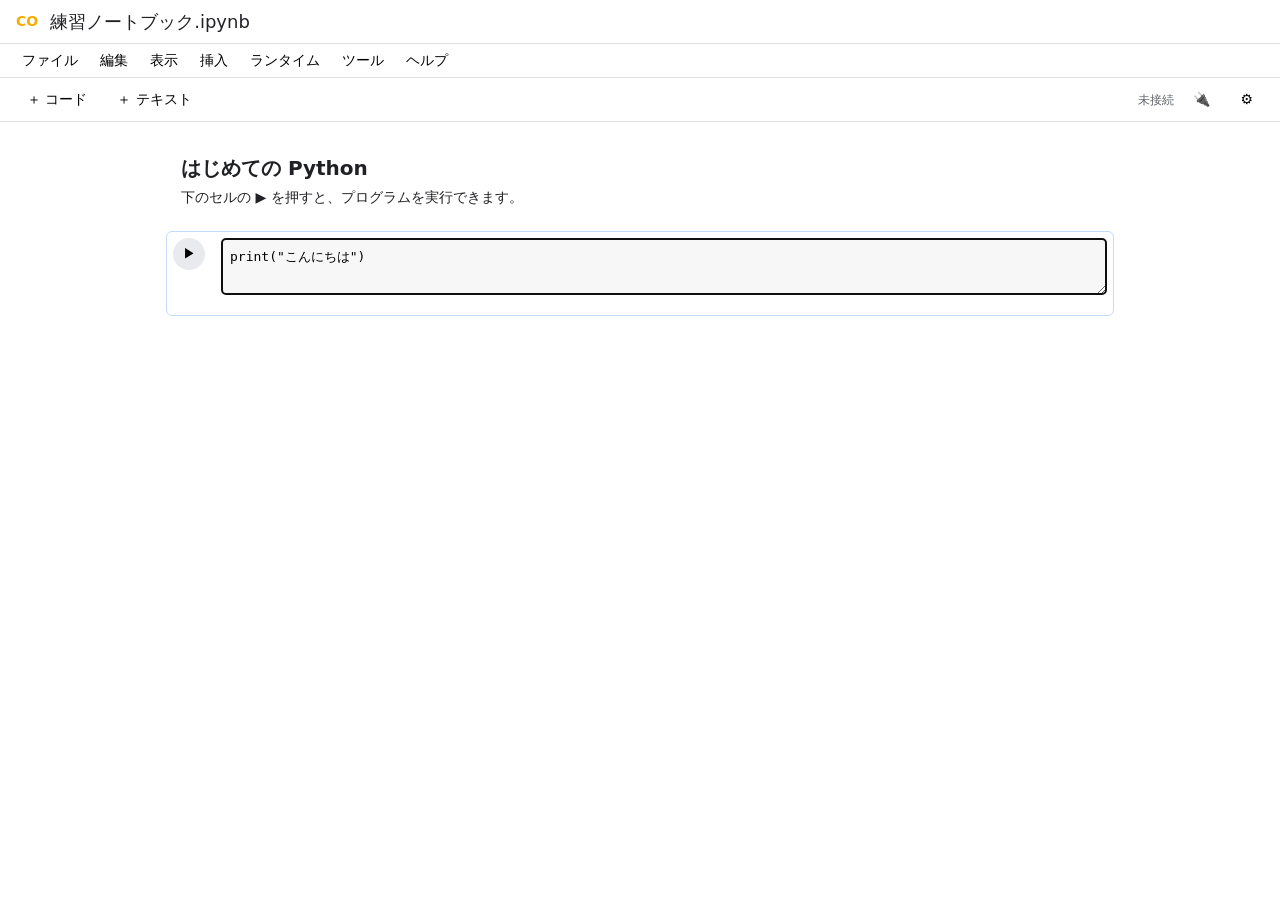
<file: practice-colab.html>
<!DOCTYPE html>
<html lang="ja">
<head>
<meta charset="UTF-8">
<meta name="viewport" content="width=device-width, initial-scale=1">
<title>練習用ノートブック</title>
<!--
  そうさ先生の Web 連携（Chrome 拡張機能）を試すための、Google Colab 風の練習ページ。ネットがなくても動く。
  本物の Colab と同じく、一部のボタンはウェブ部品（Shadow DOM）の中にあり、アイコンだけのボタンには名前（aria-label）が付いている
-->
<style>
  * { box-sizing: border-box; }
  body { margin: 0; font: 14px/1.5 "Hiragino Sans", system-ui, sans-serif; color: #202124; background: #fff; }
  header { display: flex; align-items: center; gap: 12px; padding: 8px 16px; border-bottom: 1px solid #e0e0e0; }
  .logo { font-weight: 700; color: #f9ab00; }
  .doc-title { font-size: 18px; }
  .menus { display: flex; gap: 2px; padding: 0 12px; border-bottom: 1px solid #e0e0e0; position: relative; }
  .menus > button { border: 0; background: none; padding: 6px 10px; font: inherit; cursor: pointer; border-radius: 4px; }
  .menus > button:hover, .menus > button[aria-expanded="true"] { background: #f1f3f4; }
  .dropdown { position: absolute; top: 100%; z-index: 10; background: #fff; border: 1px solid #ddd; border-radius: 6px;
    box-shadow: 0 6px 20px rgba(0,0,0,.15); padding: 6px 0; min-width: 240px; }
  .dropdown [role=menuitem] { display: block; width: 100%; text-align: left; border: 0; background: none; padding: 8px 16px; font: inherit; cursor: pointer; }
  .dropdown [role=menuitem]:hover { background: #f1f3f4; }
  .toolbar { display: flex; align-items: center; gap: 8px; padding: 6px 16px; border-bottom: 1px solid #e0e0e0; }
  .toolbar button { border: 1px solid transparent; background: none; padding: 4px 10px; border-radius: 4px; cursor: pointer; font: inherit; }
  .toolbar button:hover { background: #f1f3f4; }
  .toolbar .spacer { flex: 1; }
  .status { font-size: 12px; color: #5f6368; }
  main { max-width: 980px; margin: 16px auto; padding: 0 16px; display: grid; gap: 12px; }
  .cell { display: grid; grid-template-columns: 40px 1fr; gap: 8px; border: 1px solid transparent; border-radius: 6px; padding: 6px; }
  .cell:focus-within { border-color: #c6dafc; }
  .cell textarea { width: 100%; min-height: 56px; resize: vertical; font: 13px/1.5 ui-monospace, Menlo, monospace;
    background: #f7f7f7; border: 1px solid #e0e0e0; border-radius: 4px; padding: 8px; }
  .output { grid-column: 2; font: 13px/1.5 ui-monospace, Menlo, monospace; white-space: pre-wrap; color: #202124; }
  .output.error { color: #c5221f; }
  .text-cell { grid-column: 1 / -1; padding: 4px 8px; }
  .text-cell h2 { margin: 4px 0; font-size: 20px; }
  dialog { border: 0; border-radius: 10px; box-shadow: 0 10px 40px rgba(0,0,0,.25); padding: 20px; min-width: 360px; }
  dialog h3 { margin: 0 0 12px; }
  dialog select { font: inherit; padding: 4px; }
  dialog .row { display: flex; justify-content: flex-end; gap: 8px; margin-top: 16px; }
</style>
</head>
<body>
<header>
  <span class="logo">CO</span>
  <span class="doc-title">練習ノートブック.ipynb</span>
</header>

<nav class="menus" id="menus">
  <button data-menu="file">ファイル</button>
  <button data-menu="edit">編集</button>
  <button data-menu="view">表示</button>
  <button data-menu="insert">挿入</button>
  <button data-menu="runtime">ランタイム</button>
  <button data-menu="tools">ツール</button>
  <button data-menu="help">ヘルプ</button>
</nav>

<div class="toolbar">
  <button id="addCode">＋ コード</button>
  <button id="addText">＋ テキスト</button>
  <span class="spacer"></span>
  <span class="status" id="status">未接続</span>
  <button id="connect" aria-label="ランタイムに接続">🔌</button>
  <button aria-label="設定">⚙️</button>
</div>

<main id="cells">
  <div class="cell text" aria-label="セル 0: テキストセル: はじめての Python"><div class="text-cell"><h2>はじめての Python</h2>下のセルの ▶ を押すと、プログラムを実行できます。</div></div>
</main>

<dialog id="runtimeDialog">
  <h3>ランタイムのタイプを変更</h3>
  <label>ハードウェア アクセラレータ
    <select id="accel"><option>CPU</option><option>T4 GPU</option><option>TPU</option></select>
  </label>
  <div class="row"><button id="cancelRuntime">キャンセル</button><button id="saveRuntime">保存</button></div>
</dialog>

<script>
// ▶ 実行ボタンは本物の Colab と同じく、ウェブ部品（Shadow DOM）の中に置く
customElements.define("run-button", class extends HTMLElement {
  constructor() {
    super();
    const root = this.attachShadow({ mode: "open" });
    root.innerHTML = `<style>button{width:32px;height:32px;border-radius:50%;border:0;background:#e8eaed;cursor:pointer}
      button:hover{background:#d2e3fc}</style><button aria-label="セルを実行">▶</button>`;
    root.querySelector("button").addEventListener("click", () => this.dispatchEvent(new CustomEvent("run", { bubbles: true })));
  }
});

const cells = document.getElementById("cells");
let connected = false;
let accel = "CPU";

function addCodeCell(code = "") {
  const cell = document.createElement("div");
  // 本物の Colab と同じく、セルには「セル 番号: コードセル」という名前があり、入力欄はエディターの枠（.lazy-editor）の中にある
  cell.className = "cell code";
  cell.setAttribute("aria-label", `セル ${cells.children.length}: コードセル: `);
  cell.innerHTML = `<run-button></run-button><div class="editor lazy-editor"><textarea aria-label="Editor content" spellcheck="false" placeholder="ここにコードを入力"></textarea></div><div class="output"></div>`;
  cell.querySelector("textarea").value = code;
  cell.addEventListener("run", () => runCell(cell));
  cells.append(cell);
  cell.querySelector("textarea").focus();
  return cell;
}

function addTextCell() {
  const cell = document.createElement("div");
  cell.className = "cell text";
  cell.setAttribute("aria-label", `セル ${cells.children.length}: テキストセル: `);
  cell.innerHTML = `<div class="text-cell" contenteditable="true" aria-label="テキストセル">ここに説明を書きます</div>`;
  cells.append(cell);
}

// とても小さな Python もどき: print("...") と簡単な計算だけ動く
function runCell(cell) {
  const out = cell.querySelector(".output");
  if (!connected) {
    connected = true;
    document.getElementById("status").textContent = `接続済み（${accel}）`;
  }
  const lines = cell.querySelector("textarea").value.split("\n").filter((l) => l.trim());
  const result = [];
  out.classList.remove("error");
  for (const line of lines) {
    const m = line.match(/^\s*print\((.*)\)\s*$/);
    try {
      if (m) result.push(String(Function(`"use strict";return (${m[1]})`)()));
      else if (/^[\d\s+\-*/().]+$/.test(line)) result.push(String(Function(`"use strict";return (${line})`)()));
      else throw new Error(`NameError: name '${line.trim().split(/\W/)[0]}' is not defined`);
    } catch (e) {
      result.push(e.message.startsWith("NameError") ? e.message : `SyntaxError: ${e.message}`);
      out.classList.add("error");
    }
  }
  out.textContent = result.join("\n");
}

// メニュー
const MENUS = {
  file: ["ノートブックを新規作成", "ノートブックを開く", "ドライブにコピーを保存", "ダウンロード"],
  edit: ["元に戻す", "やり直し", "すべての出力を消去"],
  view: ["目次", "ノートブックの情報"],
  insert: ["コードセル", "テキストセル", "セクション ヘッダー セル"],
  runtime: ["すべてのセルを実行", "ランタイムを再起動", "ランタイムのタイプを変更"],
  tools: ["コマンド パレット", "設定"],
  help: ["よくある質問", "フィードバックを送信"],
};
let openMenu = null;
function closeMenu() {
  openMenu?.remove();
  openMenu = null;
  document.querySelectorAll(".menus > button").forEach((b) => b.setAttribute("aria-expanded", "false"));
}
document.getElementById("menus").addEventListener("click", (e) => {
  const b = e.target.closest("button[data-menu]");
  if (!b) return;
  e.stopPropagation();
  const wasOpen = b.getAttribute("aria-expanded") === "true";
  closeMenu();
  if (wasOpen) return;
  b.setAttribute("aria-expanded", "true");
  const d = document.createElement("div");
  d.className = "dropdown";
  d.setAttribute("role", "menu");
  d.style.left = `${b.offsetLeft}px`;
  for (const name of MENUS[b.dataset.menu]) {
    const item = document.createElement("button");
    item.setAttribute("role", "menuitem");
    item.textContent = name;
    item.addEventListener("click", () => { closeMenu(); menuAction(name); });
    d.append(item);
  }
  document.getElementById("menus").append(d);
  openMenu = d;
});
document.addEventListener("click", closeMenu);

function menuAction(name) {
  if (name === "コードセル") addCodeCell();
  if (name === "テキストセル") addTextCell();
  if (name === "すべてのセルを実行") cells.querySelectorAll(".cell").forEach((c) => c.querySelector("textarea") && runCell(c));
  if (name === "すべての出力を消去") cells.querySelectorAll(".output").forEach((o) => { o.textContent = ""; });
  if (name === "ランタイムのタイプを変更") document.getElementById("runtimeDialog").showModal();
}

document.getElementById("addCode").addEventListener("click", () => addCodeCell());
document.getElementById("addText").addEventListener("click", addTextCell);
document.getElementById("connect").addEventListener("click", () => {
  connected = true;
  document.getElementById("status").textContent = `接続済み（${accel}）`;
});
document.getElementById("cancelRuntime").addEventListener("click", () => document.getElementById("runtimeDialog").close());
document.getElementById("saveRuntime").addEventListener("click", () => {
  accel = document.getElementById("accel").value;
  if (connected) document.getElementById("status").textContent = `接続済み（${accel}）`;
  document.getElementById("runtimeDialog").close();
});

addCodeCell('print("こんにちは")');
</script>
</body>
</html>
</file>
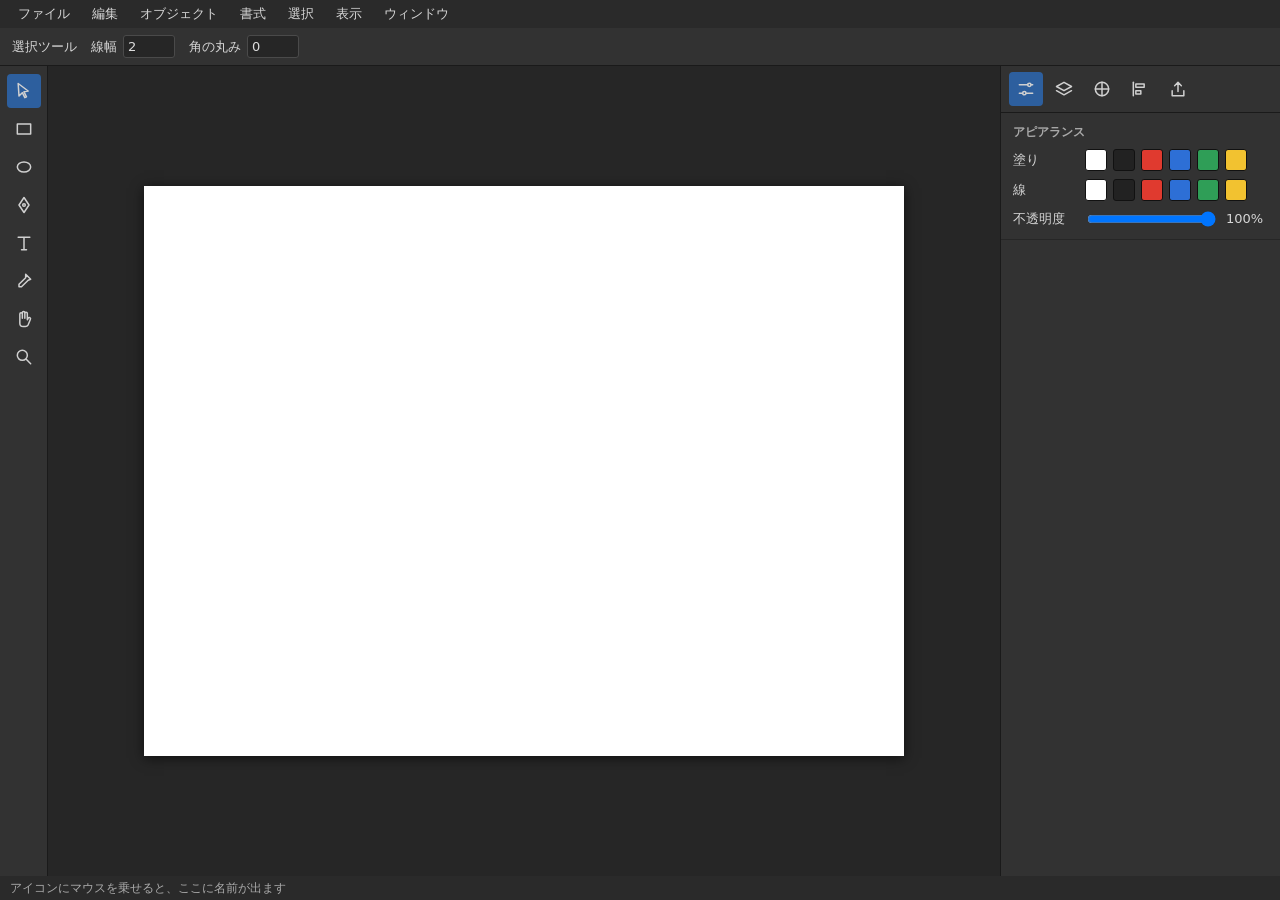
<file: practice-dark.html>
<!DOCTYPE html>
<html lang="ja">
<head>
<meta charset="UTF-8">
<meta name="viewport" content="width=device-width, initial-scale=1">
<title>練習用デザインアプリ</title>
<!--
  そうさ先生の練習用画面（暗い画面・アイコンだけのボタン）。Blender・Illustrator・Photoshop のような
  暗い色のソフトを、そのソフトがない PC でも試すためのもの。この画面を共有して「🧭 AIにおまかせ」で使う。
  例: 「長方形を描いて、色を赤にしたい」「円を描いて、不透明度を 50% にしたい」
  左のツールバーとパネルのタブは、本物のソフトと同じく文字のないアイコンだけ（名前はマウスを乗せると下に出る）
-->
<style>
  * { box-sizing: border-box; }
  html, body { height: 100%; }
  body { margin: 0; font: 13px/1.5 "Hiragino Sans", system-ui, sans-serif; color: #d6d6d6; background: #1f1f1f;
    display: grid; grid-template-rows: 28px 38px 1fr 24px; grid-template-columns: 48px 1fr 280px; user-select: none; }
  button { font: inherit; color: inherit; cursor: pointer; }
  .menubar { grid-column: 1 / -1; display: flex; gap: 2px; padding: 0 8px; background: #2a2a2a; align-items: center; }
  .menubar button { border: 0; background: none; padding: 2px 10px; border-radius: 3px; }
  .menubar button:hover { background: #3c3c3c; }
  .options { grid-column: 1 / -1; display: flex; gap: 14px; align-items: center; padding: 0 12px; background: #323232; border-bottom: 1px solid #1a1a1a; }
  .options label { display: flex; gap: 6px; align-items: center; }
  .options select, .options input { background: #262626; color: #ddd; border: 1px solid #4a4a4a; border-radius: 3px; font: inherit; padding: 1px 4px; }
  .tools { display: flex; flex-direction: column; align-items: center; gap: 4px; padding: 8px 0; background: #323232; border-right: 1px solid #1a1a1a; }
  .tools button, .tabs button { width: 34px; height: 34px; border: 0; border-radius: 4px; background: none; display: grid; place-items: center; padding: 0; }
  .tools button:hover, .tabs button:hover { background: #444; }
  .tools button[aria-pressed="true"], .tabs button[aria-selected="true"] { background: #2d5f9e; }
  svg { width: 20px; height: 20px; stroke: #d0d0d0; fill: none; stroke-width: 1.8; stroke-linecap: round; stroke-linejoin: round; }
  .stage { background: #262626; display: grid; place-items: center; overflow: hidden; }
  .artboard { position: relative; width: min(760px, 90%); aspect-ratio: 4 / 3; background: #fff; box-shadow: 0 2px 12px rgba(0,0,0,.6); cursor: crosshair; }
  .shape { position: absolute; border: 2px solid transparent; }
  .shape.selected { outline: 1px dashed #2d8cff; outline-offset: 3px; }
  .shape.text { font-size: 28px; color: #222; white-space: nowrap; border: 0; }
  .panel { background: #323232; border-left: 1px solid #1a1a1a; display: flex; flex-direction: column; }
  .tabs { display: flex; gap: 4px; padding: 6px 8px; border-bottom: 1px solid #1a1a1a; }
  .section { padding: 10px 12px; display: grid; gap: 8px; border-bottom: 1px solid #262626; }
  .section h3 { margin: 0; font-size: 12px; color: #aaa; font-weight: 600; }
  .row { display: flex; align-items: center; gap: 8px; }
  .row > span:first-child { width: 64px; }
  .swatches { display: flex; gap: 6px; }
  .swatches button { width: 22px; height: 22px; border: 1px solid #111; border-radius: 3px; padding: 0; }
  .layers { padding: 6px 12px; display: grid; gap: 4px; }
  .layers div { padding: 3px 6px; border-radius: 3px; background: #2a2a2a; }
  .statusbar { grid-column: 1 / -1; display: flex; gap: 16px; align-items: center; padding: 0 10px; background: #2a2a2a; color: #aaa; font-size: 12px; }
  .menu { position: fixed; z-index: 10; background: #2c2c2c; border: 1px solid #111; border-radius: 4px; padding: 4px 0; min-width: 200px; box-shadow: 0 6px 20px rgba(0,0,0,.5); }
  .menu button { display: block; width: 100%; text-align: left; border: 0; background: none; padding: 5px 16px; }
  .menu button:hover { background: #2d5f9e; }
</style>
</head>
<body>
<nav class="menubar" id="menubar">
  <button data-menu="file">ファイル</button>
  <button data-menu="edit">編集</button>
  <button data-menu="object">オブジェクト</button>
  <button data-menu="type">書式</button>
  <button data-menu="select">選択</button>
  <button data-menu="view">表示</button>
  <button data-menu="window">ウィンドウ</button>
</nav>

<div class="options">
  <span id="toolName">選択ツール</span>
  <label>線幅 <input id="strokeWidth" type="number" value="2" min="0" max="20" style="width:52px"></label>
  <label>角の丸み <input id="radius" type="number" value="0" min="0" max="80" style="width:52px"></label>
</div>

<!-- ツールバー: アイコンだけ（名前は title とステータスバーに出る） -->
<div class="tools" id="tools">
  <button data-tool="select" title="選択ツール" aria-label="選択ツール" aria-pressed="true"><svg viewBox="0 0 24 24"><path d="M5 3l12 9-5 1 3 6-2 1-3-6-4 4z"/></svg></button>
  <button data-tool="rect" title="長方形ツール" aria-label="長方形ツール"><svg viewBox="0 0 24 24"><rect x="4" y="6" width="16" height="12"/></svg></button>
  <button data-tool="ellipse" title="楕円形ツール" aria-label="楕円形ツール"><svg viewBox="0 0 24 24"><ellipse cx="12" cy="12" rx="8" ry="6"/></svg></button>
  <button data-tool="pen" title="ペンツール" aria-label="ペンツール"><svg viewBox="0 0 24 24"><path d="M12 3l6 9-6 9-6-9z"/><circle cx="12" cy="12" r="1.6"/></svg></button>
  <button data-tool="text" title="文字ツール" aria-label="文字ツール"><svg viewBox="0 0 24 24"><path d="M5 5h14M12 5v15M9 20h6"/></svg></button>
  <button data-tool="eyedropper" title="スポイトツール" aria-label="スポイトツール"><svg viewBox="0 0 24 24"><path d="M14 4l6 6-3 1-8 8H6v-3l8-8z"/></svg></button>
  <button data-tool="hand" title="手のひらツール" aria-label="手のひらツール"><svg viewBox="0 0 24 24"><path d="M7 12V6a1.5 1.5 0 013 0v5V4.5a1.5 1.5 0 013 0V11V5.5a1.5 1.5 0 013 0V13l1-2a1.5 1.5 0 012.6 1.5L17 19a4 4 0 01-4 2h-2a4 4 0 01-4-4z"/></svg></button>
  <button data-tool="zoom" title="ズームツール" aria-label="ズームツール"><svg viewBox="0 0 24 24"><circle cx="10" cy="10" r="6"/><path d="M15 15l5 5"/></svg></button>
</div>

<main class="stage"><div class="artboard" id="artboard"></div></main>

<aside class="panel">
  <!-- パネルのタブ: これもアイコンだけ -->
  <div class="tabs" id="tabs" role="tablist">
    <button role="tab" data-tab="props" title="プロパティ" aria-label="プロパティ" aria-selected="true"><svg viewBox="0 0 24 24"><path d="M4 7h10M18 7h2M4 17h4M12 17h8"/><circle cx="16" cy="7" r="2"/><circle cx="10" cy="17" r="2"/></svg></button>
    <button role="tab" data-tab="layers" title="レイヤー" aria-label="レイヤー"><svg viewBox="0 0 24 24"><path d="M12 4l9 5-9 5-9-5z"/><path d="M3 14l9 5 9-5"/></svg></button>
    <button role="tab" data-tab="color" title="カラー" aria-label="カラー"><svg viewBox="0 0 24 24"><circle cx="12" cy="12" r="8"/><path d="M12 4v16M4 12h16"/></svg></button>
    <button role="tab" data-tab="align" title="整列" aria-label="整列"><svg viewBox="0 0 24 24"><path d="M4 4v16"/><rect x="7" y="6" width="10" height="4"/><rect x="7" y="14" width="6" height="4"/></svg></button>
    <button role="tab" data-tab="export" title="書き出し" aria-label="書き出し"><svg viewBox="0 0 24 24"><path d="M12 15V4M8 8l4-4 4 4M5 14v6h14v-6"/></svg></button>
  </div>
  <div id="tabProps">
    <div class="section">
      <h3>アピアランス</h3>
      <div class="row"><span>塗り</span><div class="swatches" id="fillSwatches"></div></div>
      <div class="row"><span>線</span><div class="swatches" id="strokeSwatches"></div></div>
      <div class="row"><span>不透明度</span><input id="opacity" type="range" min="0" max="100" value="100"><span id="opacityVal">100%</span></div>
    </div>
  </div>
  <div id="tabLayers" hidden>
    <div class="section"><h3>レイヤー</h3></div>
    <div class="layers" id="layerList"></div>
  </div>
  <div id="tabOther" hidden><div class="section"><h3 id="otherTitle"></h3><div>（練習用なので中身はありません）</div></div></div>
</aside>

<footer class="statusbar"><span id="hover">アイコンにマウスを乗せると、ここに名前が出ます</span><span id="info"></span></footer>

<script>
"use strict";
const $ = (id) => document.getElementById(id);
const COLORS = [["白", "#ffffff"], ["黒", "#222222"], ["赤", "#e03a2f"], ["青", "#2d6fd6"], ["緑", "#2f9e57"], ["黄", "#f2c230"]];
const TOOL_NAMES = { select: "選択ツール", rect: "長方形ツール", ellipse: "楕円形ツール", pen: "ペンツール", text: "文字ツール",
  eyedropper: "スポイトツール", hand: "手のひらツール", zoom: "ズームツール" };
let tool = "select", selected = null, count = 0;

// マウスを乗せた部品の名前をステータスバーに出す（本物のソフトのツールチップの代わり）
document.addEventListener("mouseover", (e) => {
  const b = e.target.closest("[aria-label]");
  $("hover").textContent = b ? b.getAttribute("aria-label") : "アイコンにマウスを乗せると、ここに名前が出ます";
});

$("tools").addEventListener("click", (e) => {
  const b = e.target.closest("button");
  if (!b) return;
  tool = b.dataset.tool;
  for (const t of $("tools").children) t.setAttribute("aria-pressed", String(t === b));
  $("toolName").textContent = TOOL_NAMES[tool];
});

$("tabs").addEventListener("click", (e) => {
  const b = e.target.closest("button");
  if (!b) return;
  for (const t of $("tabs").children) t.setAttribute("aria-selected", String(t === b));
  $("tabProps").hidden = b.dataset.tab !== "props";
  $("tabLayers").hidden = b.dataset.tab !== "layers";
  $("tabOther").hidden = ["props", "layers"].includes(b.dataset.tab);
  $("otherTitle").textContent = b.getAttribute("aria-label");
});

function swatches(box, apply) {
  for (const [name, color] of COLORS) {
    const b = document.createElement("button");
    b.style.background = color;
    b.title = b.ariaLabel = name;
    b.addEventListener("click", () => { if (selected) { apply(selected, color); info(); } });
    box.append(b);
  }
}
swatches($("fillSwatches"), (s, c) => { if (s.classList.contains("text")) s.style.color = c; else s.style.background = c; });
swatches($("strokeSwatches"), (s, c) => { s.style.borderColor = c; });

$("opacity").addEventListener("input", () => {
  $("opacityVal").textContent = `${$("opacity").value}%`;
  if (selected) selected.style.opacity = $("opacity").value / 100;
});
$("radius").addEventListener("input", () => { if (selected?.dataset.kind === "rect") selected.style.borderRadius = `${$("radius").value}px`; });
$("strokeWidth").addEventListener("input", () => { if (selected) selected.style.borderWidth = `${$("strokeWidth").value}px`; });

function select(s) {
  selected?.classList.remove("selected");
  selected = s;
  s?.classList.add("selected");
  if (s) $("opacity").value = Math.round((Number(s.style.opacity) || 1) * 100), $("opacityVal").textContent = `${$("opacity").value}%`;
  info();
}

function info() {
  $("info").textContent = selected ? `選択中: ${selected.dataset.name}` : "";
  $("layerList").replaceChildren(...[...$("artboard").children].reverse().map((s) => {
    const d = document.createElement("div");
    d.textContent = s.dataset.name;
    return d;
  }));
}

// 長方形・楕円はドラッグで描く。文字ツールはクリックした所に文字を置く
let drag = null;
$("artboard").addEventListener("pointerdown", (e) => {
  const ab = $("artboard").getBoundingClientRect();
  const x = e.clientX - ab.left, y = e.clientY - ab.top;
  if (tool === "select") { select(e.target.closest(".shape")); return; }
  if (tool === "text") {
    const s = document.createElement("div");
    s.className = "shape text";
    s.textContent = "テキスト";
    s.dataset.name = `テキスト ${++count}`;
    Object.assign(s.style, { left: `${x}px`, top: `${y - 20}px` });
    $("artboard").append(s);
    select(s);
    return;
  }
  if (tool !== "rect" && tool !== "ellipse") return;
  const s = document.createElement("div");
  s.className = "shape";
  s.dataset.kind = tool;
  s.dataset.name = `${tool === "rect" ? "長方形" : "楕円"} ${++count}`;
  Object.assign(s.style, { left: `${x}px`, top: `${y}px`, width: "0", height: "0", background: "#b9c4d0", borderColor: "#222",
    borderWidth: `${$("strokeWidth").value}px`, borderRadius: tool === "ellipse" ? "50%" : `${$("radius").value}px` });
  $("artboard").append(s);
  drag = { s, x, y };
  $("artboard").setPointerCapture(e.pointerId);
});
$("artboard").addEventListener("pointermove", (e) => {
  if (!drag) return;
  const ab = $("artboard").getBoundingClientRect();
  const x = e.clientX - ab.left, y = e.clientY - ab.top;
  Object.assign(drag.s.style, { left: `${Math.min(x, drag.x)}px`, top: `${Math.min(y, drag.y)}px`,
    width: `${Math.abs(x - drag.x)}px`, height: `${Math.abs(y - drag.y)}px` });
});
$("artboard").addEventListener("pointerup", () => {
  if (!drag) return;
  const s = drag.s;
  drag = null;
  // クリックだけ（ほとんど動かさなかった）なら、決まった大きさで描く
  if (s.offsetWidth < 8 && s.offsetHeight < 8) Object.assign(s.style, { width: "160px", height: "110px" });
  select(s);
});

// メニュー（練習用なので一部だけ動く）
const MENUS = {
  file: ["新規…", "開く…", "保存", "書き出し…"],
  edit: ["取り消し", "やり直し", "カット", "コピー", "ペースト", "消去"],
  object: ["変形", "重ね順", "グループ", "ロック", "パス"],
  type: ["フォント", "サイズ", "アウトラインを作成"],
  select: ["すべてを選択", "選択を解除"],
  view: ["ズームイン", "ズームアウト", "アートボードを全体表示"],
  window: ["プロパティ", "レイヤー", "カラー", "整列"],
};
let menu = null;
$("menubar").addEventListener("click", (e) => {
  const b = e.target.closest("button");
  if (!b) return;
  menu?.remove();
  menu = document.createElement("div");
  menu.className = "menu";
  const r = b.getBoundingClientRect();
  Object.assign(menu.style, { left: `${r.left}px`, top: `${r.bottom}px` });
  for (const item of MENUS[b.dataset.menu]) {
    const m = document.createElement("button");
    m.textContent = item;
    m.addEventListener("click", () => {
      if (item === "消去" && selected) { selected.remove(); select(null); }
      if (item === "すべてを選択") select($("artboard").lastElementChild);
      if (item === "選択を解除") select(null);
      if (item === "アウトラインを作成" && selected?.classList.contains("text")) {
        selected.style.webkitTextStroke = "1px currentColor";
        selected.dataset.name += "（アウトライン）";
        info();
      }
      menu.remove();
      menu = null;
    });
    menu.append(m);
  }
  document.body.append(menu);
  e.stopPropagation();
});
document.addEventListener("click", () => { menu?.remove(); menu = null; });
info();
</script>
</body>
</html>
</file>
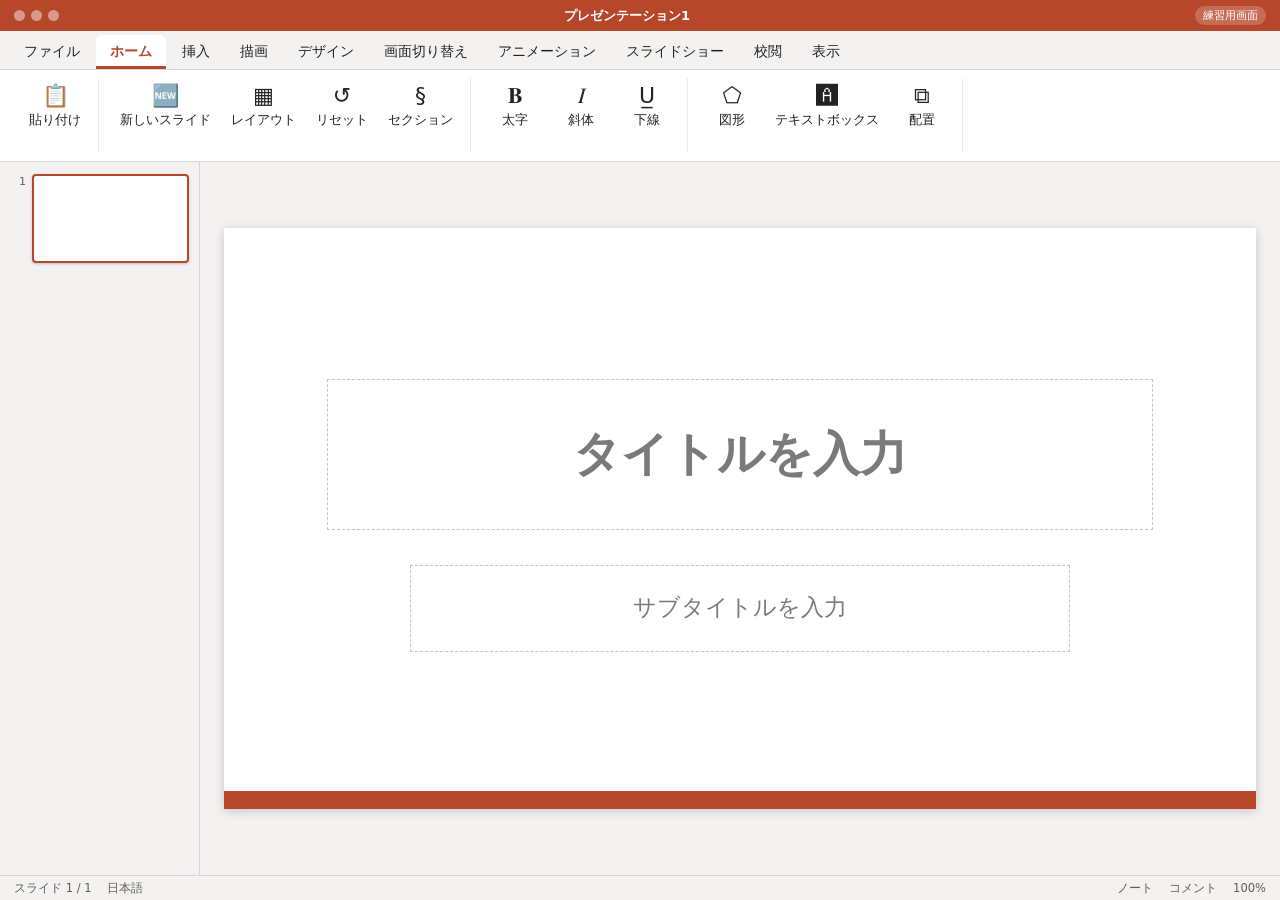
<file: practice.html>
<!DOCTYPE html>
<html lang="ja">
<head>
<meta charset="UTF-8">
<meta name="viewport" content="width=device-width, initial-scale=1">
<title>練習用スライド</title>
<!--
  そうさ先生の練習用画面。PowerPoint がない PC でも、この画面を共有すれば3つのレッスンを試せる。
  文字認識で読み取れるよう、ボタン名やプレースホルダーの文言は PowerPoint（日本語版）に合わせている。
-->
<style>
  :root {
    --app: #b7472a;          /* タイトルバーとタブの色 */
    --ribbon: #ffffff;
    --chrome: #f3f2f1;
    --border: #d6d6d6;
    --ink: #222222;
    --muted: #605e5c;
    --placeholder: #7a7a7a;  /* 文字認識で黒として読めるよう 165 より暗くする */
    --ph-border: #c4c4c4;    /* 点線枠は 165 より明るくして、文字認識では白に飛ばす */
    --select: #2b7cd3;
    --slide-bg: #ffffff;
    --slide-ink: #222222;
    --slide-accent: #b7472a;
    --slide-font: "Hiragino Sans", "Hiragino Kaku Gothic ProN", system-ui, sans-serif;
  }
  * { box-sizing: border-box; }
  html, body { height: 100%; }
  body {
    margin: 0; display: grid; grid-template-rows: auto auto auto 1fr auto;
    font: 13px/1.4 "Hiragino Sans", "Hiragino Kaku Gothic ProN", system-ui, sans-serif;
    color: var(--ink); background: var(--chrome);
    user-select: none;
  }
  button { font: inherit; color: inherit; cursor: pointer; }

  /* ─── タイトルバー ─── */
  .titlebar {
    display: flex; align-items: center; gap: 10px; padding: 6px 14px;
    background: var(--app); color: white; font-size: 13px;
  }
  .titlebar .dots { display: flex; gap: 6px; }
  .titlebar .dots i { width: 11px; height: 11px; border-radius: 50%; background: rgba(255,255,255,0.45); }
  .titlebar .name { flex: 1; text-align: center; font-weight: 600; }
  .titlebar .badge { font-size: 11px; padding: 2px 8px; border-radius: 999px; background: rgba(255,255,255,0.2); }

  /* ─── タブ ─── */
  .tabs { display: flex; gap: 2px; padding: 4px 10px 0; background: var(--chrome); border-bottom: 1px solid var(--border); }
  .tab {
    border: 0; background: transparent; padding: 7px 14px 8px; border-radius: 6px 6px 0 0;
    color: var(--ink); font-size: 13.5px;
  }
  .tab:hover { background: #e7e5e3; }
  .tab.active { background: var(--ribbon); font-weight: 700; color: var(--app); box-shadow: inset 0 -3px 0 var(--app); }
  .tab.contextual { color: #7a3fa0; }
  .tab.contextual.active { color: #7a3fa0; box-shadow: inset 0 -3px 0 #7a3fa0; }

  /* ─── リボン ─── */
  .ribbon {
    display: flex; align-items: stretch; gap: 4px; min-height: 92px;
    padding: 8px 12px; background: var(--ribbon); border-bottom: 1px solid var(--border);
    overflow-x: auto;
  }
  .group { display: flex; gap: 2px; padding: 0 8px; border-right: 1px solid #ececec; align-items: stretch; }
  .rbtn {
    position: relative;
    display: grid; justify-items: center; align-content: start; gap: 4px;
    min-width: 64px; padding: 6px 8px; border: 1px solid transparent; border-radius: 6px;
    background: transparent; font-size: 12.5px; color: var(--ink); white-space: nowrap;
  }
  .rbtn:hover { background: #f0efee; border-color: #e1dfdd; }
  .rbtn .ic { font-size: 22px; line-height: 1; }
  .rbtn.small { min-width: 0; }
  .theme-card {
    width: 92px; height: 58px; border-radius: 6px; border: 2px solid #e1dfdd; padding: 6px 8px;
    display: grid; align-content: space-between; text-align: left; font-size: 18px; font-weight: 700;
  }
  .theme-card:hover { border-color: var(--select); }
  .theme-card.on { border-color: var(--select); box-shadow: 0 0 0 2px color-mix(in oklab, var(--select) 35%, transparent); }
  .theme-card i { display: block; height: 6px; border-radius: 3px; }

  /* リボンは横にスクロールするので、その中に開くと切れてしまう。ページの上に、ボタンの真下の位置で開く */
  .menu {
    position: fixed; z-index: 20; margin-top: 4px;
    background: white; border: 1px solid var(--border); border-radius: 8px;
    box-shadow: 0 10px 30px rgba(0,0,0,0.15); padding: 10px; display: grid; gap: 8px;
    font-size: 12.5px; text-align: left; white-space: nowrap;
  }
  .menu h4 { margin: 0; font-size: 12px; color: var(--muted); font-weight: 600; }
  .menu .shapes { display: flex; gap: 6px; }
  .menu .shape-opt {
    width: 46px; height: 40px; border: 1px solid #e1dfdd; border-radius: 6px; background: white;
    display: grid; place-items: center;
  }
  .menu .shape-opt:hover { border-color: var(--select); background: #f3f8fd; }
  .menu .palette { display: grid; grid-template-columns: repeat(6, 22px); gap: 6px; }
  .menu .swatch { width: 22px; height: 22px; border-radius: 4px; border: 1px solid rgba(0,0,0,0.15); }
  .menu .swatch:hover { outline: 2px solid var(--select); }
  /* 表の挿入: マス目の上でマウスを動かして行と列の数を選ぶ（本物の PowerPoint と同じ） */
  .menu .tgrid { display: grid; grid-template-columns: repeat(8, 18px); gap: 3px; }
  .menu .tgrid button { width: 18px; height: 18px; padding: 0; border: 1px solid #bbb; background: #fff; border-radius: 2px; }
  .menu .tgrid button.on { background: #fbe3dc; border-color: #b7472a; }
  .menu .tsize { font-size: 12px; color: var(--muted); text-align: center; }
  .slide .table { position: absolute; left: 8%; top: 40%; width: 84%; height: 44%; display: grid; border: 2px solid #4472c4; }
  .slide .table i { border: 1px solid #8eaadb; background: #fff; }
  .slide .table i.head { background: #4472c4; }

  /* ─── 作業エリア ─── */
  .work { display: grid; grid-template-columns: 200px 1fr; min-height: 0; }
  .thumbs { overflow-y: auto; padding: 12px 10px; display: grid; align-content: start; gap: 12px; border-right: 1px solid var(--border); }
  .thumb { display: grid; grid-template-columns: 16px 1fr; gap: 6px; align-items: start; cursor: pointer; }
  .thumb .no { font-size: 11px; color: var(--muted); text-align: right; }
  .thumb .mini {
    aspect-ratio: 16 / 9; border: 2px solid transparent; border-radius: 4px;
    background: var(--slide-bg); box-shadow: 0 1px 3px rgba(0,0,0,0.2);
    display: grid; align-content: center; justify-items: center; gap: 4px; padding: 8px;
  }
  .thumb .mini b { display: block; height: 5px; border-radius: 3px; background: var(--slide-ink); opacity: 0.35; }
  .thumb.active .mini { border-color: var(--app); }

  .canvas-area { display: grid; place-items: center; padding: 24px; min-height: 0; overflow: auto; }
  .slide {
    position: relative; width: min(100%, calc((100vh - 280px) * 16 / 9)); aspect-ratio: 16 / 9;
    background: var(--slide-bg); color: var(--slide-ink); font-family: var(--slide-font);
    box-shadow: 0 2px 10px rgba(0,0,0,0.18);
    container-type: inline-size;
  }
  .ph {
    position: absolute; padding: 0.8cqw 1.2cqw; outline: none; cursor: text;
    border: 1.5px dashed var(--ph-border); user-select: text;
  }
  .ph:focus { border: 1.5px solid #8a8a8a; }
  .ph:not(:empty) { border-color: transparent; }
  .ph:not(:empty):hover, .ph:focus { border-color: #8a8a8a; }
  .ph:empty:not(:focus)::before { content: attr(data-ph); color: var(--placeholder); }
  .ph.title { font-size: 4.6cqw; font-weight: 700; text-align: center; display: grid; align-content: center; }
  .ph.subtitle { font-size: 2.2cqw; text-align: center; display: grid; align-content: center; }
  .ph.body { font-size: 2.2cqw; }
  .layout-title .ph.title { left: 10%; right: 10%; top: 26%; height: 26%; }
  .layout-title .ph.subtitle { left: 18%; right: 18%; top: 58%; height: 15%; }
  .layout-content .ph.title { left: 6%; right: 6%; top: 6%; height: 18%; text-align: left; }
  .layout-content .ph.body { left: 6%; right: 6%; top: 28%; bottom: 8%; }
  .slide .bar { position: absolute; left: 0; right: 0; bottom: 0; height: 3%; background: var(--slide-accent); }

  .shape {
    position: absolute; background: #4472c4; border: 1.5px solid #2f528f; cursor: move;
  }
  .shape.selected { outline: 1.5px solid var(--select); outline-offset: 3px; }
  .shape.selected::before, .shape.selected::after {
    content: ""; position: absolute; width: 8px; height: 8px; background: white;
    border: 1.5px solid var(--select); border-radius: 50%;
  }
  .shape.selected::before { left: -9px; top: -9px; }
  .shape.selected::after { right: -9px; bottom: -9px; }
  .guide-v, .guide-h { position: absolute; border: 0 dashed #e03b3b; pointer-events: none; }
  .guide-v { top: 0; bottom: 0; left: 50%; border-left-width: 1.5px; }
  .guide-h { left: 0; right: 0; top: 50%; border-top-width: 1.5px; }
  .drawing .slide { cursor: crosshair; }
  .draft { position: absolute; border: 1.5px dashed var(--select); background: rgba(43,124,211,0.08); pointer-events: none; }

  .statusbar {
    display: flex; gap: 16px; padding: 4px 14px; font-size: 11.5px; color: var(--muted);
    background: var(--chrome); border-top: 1px solid var(--border);
  }
  .statusbar .spacer { flex: 1; }
  [hidden] { display: none !important; }
</style>
</head>
<body>
  <div class="titlebar">
    <span class="dots"><i></i><i></i><i></i></span>
    <span class="name">プレゼンテーション1</span>
    <span class="badge">練習用画面</span>
  </div>

  <nav class="tabs" id="tabs">
    <button class="tab" data-tab="file">ファイル</button>
    <button class="tab active" data-tab="home">ホーム</button>
    <button class="tab" data-tab="insert">挿入</button>
    <button class="tab" data-tab="draw">描画</button>
    <button class="tab" data-tab="design">デザイン</button>
    <button class="tab" data-tab="trans">画面切り替え</button>
    <button class="tab" data-tab="anim">アニメーション</button>
    <button class="tab" data-tab="show">スライドショー</button>
    <button class="tab" data-tab="review">校閲</button>
    <button class="tab" data-tab="view">表示</button>
    <button class="tab contextual" data-tab="shape" id="shapeTab" hidden>図形の書式</button>
  </nav>

  <div class="ribbon" id="ribbon"></div>

  <div class="work" id="work">
    <aside class="thumbs" id="thumbs"></aside>
    <main class="canvas-area">
      <div class="slide" id="slide"></div>
    </main>
  </div>

  <footer class="statusbar">
    <span id="slideCount">スライド 1 / 1</span>
    <span>日本語</span>
    <span class="spacer"></span>
    <span>ノート</span>
    <span>コメント</span>
    <span>100%</span>
  </footer>

<script>
// ─── データ ────────────────────────────────────────────
// 背景の明るさ（グレースケール）は 165 より明るく、テーマどうしで 18 以上離す。
// 暗いとプレースホルダーが背景に溶けて文字認識で読めず、近すぎるとテーマを変えても変化を検知できない
const THEMES = [
  { name: "Office テーマ", bg: "#ffffff", ink: "#222222", accent: "#b7472a", font: '"Hiragino Sans", sans-serif' },   // 255
  { name: "レトロスペクト", bg: "#fff1b8", ink: "#16324f", accent: "#2b7cd3", font: '"Hiragino Sans", sans-serif' },  // 239
  { name: "ファセット", bg: "#cbe5b8", ink: "#1f3b2c", accent: "#4f8a3a", font: '"Hiragino Sans", sans-serif' },      // 216
  { name: "イオン", bg: "#a9c8ea", ink: "#1d3c5a", accent: "#e8892b", font: '"Hiragino Sans", sans-serif' },          // 195
  { name: "インテグラル", bg: "#d9ad7c", ink: "#3a2412", accent: "#7a3f12", font: '"Hiragino Mincho ProN", serif' },  // 181
  { name: "スライス", bg: "#e6defa", ink: "#2b2b3a", accent: "#8f7cf0", font: '"Hiragino Sans", sans-serif' },        // 225
];
const COLORS = ["#4472c4", "#ed7d31", "#a5a5a5", "#ffc000", "#5b9bd5", "#70ad47",
                "#c00000", "#7030a0", "#00b050", "#002060", "#ff66cc", "#000000"];

// スライド: { layout: "title" | "content", fields: { title, subtitle | body }, shapes: [{x,y,w,h,color}]（割合）, tables: [{rows, cols}] }
const doc = {
  slides: [{ layout: "title", fields: { title: "", subtitle: "" }, shapes: [], tables: [] }],
  current: 0,
  theme: 0,
};
let activeTab = "home";
let selectedShape = null;     // { slide, index }
let drawMode = false;
let openMenu = null;

const $ = (s) => document.querySelector(s);
const ribbon = $("#ribbon"), slideEl = $("#slide"), thumbsEl = $("#thumbs");

// ─── リボン ────────────────────────────────────────────
// [アイコン, ボタン名, 押したときの処理]。グループごとに区切る
const RIBBONS = {
  file: [[["📄", "新規"], ["📂", "開く"], ["💾", "保存"], ["🖨", "印刷"]]],
  home: [
    [["📋", "貼り付け"]],
    [["🆕", "新しいスライド", addSlide], ["▦", "レイアウト"], ["↺", "リセット"], ["§", "セクション"]],
    [["𝐁", "太字"], ["𝐼", "斜体"], ["U̲", "下線"]],
    [["⬠", "図形", toggleShapeMenu], ["🅰", "テキストボックス"], ["⧉", "配置"]],
  ],
  insert: [
    [["🆕", "新しいスライド", addSlide]],
    [["▦", "表", toggleTableMenu], ["🖼", "画像"]],
    [["⬠", "図形", toggleShapeMenu], ["☺", "アイコン"], ["◇", "SmartArt"], ["📊", "グラフ"]],
    [["🅰", "テキストボックス"], ["▭", "ヘッダーとフッター"], ["𝒜", "ワードアート"], ["#", "スライド番号"]],
    [["🎬", "ビデオ"], ["🔊", "オーディオ"]],
  ],
  draw: [[["✏️", "ペン"], ["🖍", "蛍光ペン"], ["🧽", "消しゴム"]]],
  design: "themes",
  trans: [[["✨", "フェード"], ["➡", "プッシュ"], ["🔀", "ワイプ"]]],
  anim: [[["✨", "フェード"], ["⤴", "スライドイン"], ["🌀", "ズーム"]]],
  show: [[["▶", "最初から"], ["⏯", "現在のスライドから"]]],
  review: [[["🔤", "スペルチェック"], ["💬", "新しいコメント"]]],
  view: [[["▤", "標準"], ["▦", "スライド一覧"], ["📝", "ノート"]]],
  shape: [
    [["🪣", "図形の塗りつぶし", toggleFillMenu], ["▢", "図形の枠線"], ["✨", "図形の効果"]],
    [["⬆", "前面へ移動"], ["⬇", "背面へ移動"], ["⧉", "配置"]],
  ],
};

function renderRibbon() {
  closeMenu();
  ribbon.replaceChildren();
  const spec = RIBBONS[activeTab];
  if (spec === "themes") return renderThemes();
  for (const group of spec) {
    const g = document.createElement("div");
    g.className = "group";
    for (const [icon, label, action] of group) {
      const b = document.createElement("button");
      b.className = "rbtn";
      b.innerHTML = `<span class="ic">${icon}</span><span>${label}</span>`;
      if (action) b.addEventListener("click", (e) => { e.stopPropagation(); action(b); });
      g.append(b);
    }
    ribbon.append(g);
  }
}

function renderThemes() {
  const g = document.createElement("div");
  g.className = "group";
  THEMES.forEach((t, i) => {
    const card = document.createElement("button");
    card.className = "theme-card" + (doc.theme === i ? " on" : "");
    card.title = t.name;
    card.style.background = t.bg;
    card.style.color = t.ink;
    card.style.fontFamily = t.font;
    card.innerHTML = `Aa<i style="background:${t.accent}"></i>`;
    card.addEventListener("click", () => { doc.theme = i; applyTheme(); renderRibbon(); });
    g.append(card);
  });
  ribbon.append(g);
  const g2 = document.createElement("div");
  g2.className = "group";
  for (const [icon, label] of [["🎨", "バリエーション"], ["⬚", "スライドのサイズ"], ["🖌", "背景の書式設定"], ["💡", "デザイナー"]]) {
    const b = document.createElement("button");
    b.className = "rbtn";
    b.innerHTML = `<span class="ic">${icon}</span><span>${label}</span>`;
    g2.append(b);
  }
  ribbon.append(g2);
}

function setTab(name) {
  activeTab = name;
  document.querySelectorAll(".tab").forEach((t) => t.classList.toggle("active", t.dataset.tab === name));
  renderRibbon();
}
$("#tabs").addEventListener("click", (e) => {
  const t = e.target.closest(".tab");
  if (t) setTab(t.dataset.tab);
});

// ─── メニュー（図形・塗りつぶし） ─────────────────────────
function closeMenu() { openMenu?.remove(); openMenu = null; }
document.addEventListener("click", closeMenu);

function showMenu(button, build) {
  const wasOpen = openMenu && openMenu.owner === button;
  closeMenu();
  if (wasOpen) return;
  const m = document.createElement("div");
  m.className = "menu";
  m.addEventListener("click", (e) => e.stopPropagation());
  build(m);
  const r = button.getBoundingClientRect();
  Object.assign(m.style, { left: `${r.left}px`, top: `${r.bottom}px` });
  document.body.append(m);
  m.owner = button;
  openMenu = m;
}

function toggleShapeMenu(button) {
  showMenu(button, (m) => {
    m.innerHTML = `<h4>四角形</h4><div class="shapes"></div><h4>基本図形</h4><div class="shapes"></div>`;
    const [rects, basics] = m.querySelectorAll(".shapes");
    const svg = (inner) => `<svg width="28" height="22" viewBox="0 0 28 22">${inner}</svg>`;
    const opts = [
      [rects, svg('<rect x="2" y="3" width="24" height="16" fill="none" stroke="#333" stroke-width="1.6"/>'), true],
      [rects, svg('<rect x="2" y="3" width="24" height="16" rx="5" fill="none" stroke="#333" stroke-width="1.6"/>'), true],
      [basics, svg('<ellipse cx="14" cy="11" rx="12" ry="8" fill="none" stroke="#333" stroke-width="1.6"/>'), false],
      [basics, svg('<polygon points="14,2 26,20 2,20" fill="none" stroke="#333" stroke-width="1.6"/>'), false],
    ];
    for (const [parent, icon, isRect] of opts) {
      const b = document.createElement("button");
      b.className = "shape-opt";
      b.innerHTML = icon;
      b.addEventListener("click", () => { closeMenu(); startDraw(isRect); });
      parent.append(b);
    }
  });
}

function toggleTableMenu(button) {
  showMenu(button, (m) => {
    const COLS = 8, ROWS = 6;
    m.innerHTML = `<h4>表の挿入</h4><div class="tgrid"></div><div class="tsize">表の挿入</div>`;
    const grid = m.querySelector(".tgrid"), size = m.querySelector(".tsize");
    for (let r = 1; r <= ROWS; r++) {
      for (let c = 1; c <= COLS; c++) {
        const b = document.createElement("button");
        b.title = `${c} x ${r} 表`;
        b.addEventListener("mouseenter", () => {
          for (const cell of grid.children) cell.classList.toggle("on", cell.dataset.c <= c && cell.dataset.r <= r);
          size.textContent = `${c} x ${r} 表`;
        });
        b.addEventListener("click", () => {
          closeMenu();
          doc.slides[doc.current].tables.push({ rows: r, cols: c });
          renderAll();
        });
        b.dataset.c = c;
        b.dataset.r = r;
        grid.append(b);
      }
    }
  });
}

function toggleFillMenu(button) {
  showMenu(button, (m) => {
    m.innerHTML = `<h4>テーマの色</h4><div class="palette"></div>`;
    const pal = m.querySelector(".palette");
    for (const c of COLORS) {
      const s = document.createElement("button");
      s.className = "swatch";
      s.style.background = c;
      s.addEventListener("click", () => {
        if (selectedShape) doc.slides[selectedShape.slide].shapes[selectedShape.index].color = c;
        closeMenu();
        renderSlide();
      });
      pal.append(s);
    }
  });
}

// ─── スライド操作 ──────────────────────────────────────
function addSlide() {
  doc.slides.push({ layout: "content", fields: { title: "", body: "" }, shapes: [], tables: [] });
  doc.current = doc.slides.length - 1;
  selectShape(null);
  renderAll();
}

function applyTheme() {
  const t = THEMES[doc.theme];
  const root = document.documentElement.style;
  root.setProperty("--slide-bg", t.bg);
  root.setProperty("--slide-ink", t.ink);
  root.setProperty("--slide-accent", t.accent);
  root.setProperty("--slide-font", t.font);
}

function renderThumbs() {
  thumbsEl.replaceChildren();
  doc.slides.forEach((s, i) => {
    const t = document.createElement("div");
    t.className = "thumb" + (i === doc.current ? " active" : "");
    const titleW = s.fields.title ? Math.min(80, 20 + s.fields.title.length * 6) : 0;
    t.innerHTML = `<span class="no">${i + 1}</span><div class="mini">
      ${titleW ? `<b style="width:${titleW}%"></b>` : ""}</div>`;
    t.addEventListener("click", () => { doc.current = i; selectShape(null); renderAll(); });
    thumbsEl.append(t);
  });
  $("#slideCount").textContent = `スライド ${doc.current + 1} / ${doc.slides.length}`;
}

function renderSlide() {
  const s = doc.slides[doc.current];
  slideEl.className = `slide layout-${s.layout}`;
  slideEl.replaceChildren();
  const fields = s.layout === "title"
    ? [["title", "タイトルを入力"], ["subtitle", "サブタイトルを入力"]]
    : [["title", "タイトルを入力"], ["body", "・テキストを入力"]];
  for (const [key, label] of fields) {
    const ph = document.createElement("div");
    ph.className = `ph ${key}`;
    ph.dataset.ph = label;
    ph.contentEditable = "true";
    ph.textContent = s.fields[key];
    ph.addEventListener("input", () => {
      // 全部消したときに空の <br> が残ると、プレースホルダーが戻らないので片付ける
      if (!ph.textContent.trim()) ph.replaceChildren();
      s.fields[key] = ph.textContent;
      renderThumbs();
    });
    ph.addEventListener("mousedown", () => selectShape(null));
    slideEl.append(ph);
  }
  s.shapes.forEach((sh, i) => {
    const d = document.createElement("div");
    d.className = "shape" + (selectedShape?.slide === doc.current && selectedShape.index === i ? " selected" : "");
    Object.assign(d.style, {
      left: `${sh.x * 100}%`, top: `${sh.y * 100}%`, width: `${sh.w * 100}%`, height: `${sh.h * 100}%`,
      background: sh.color, borderColor: "rgba(0,0,0,0.25)",
    });
    d.addEventListener("pointerdown", (e) => startMove(e, i));
    slideEl.append(d);
  });
  for (const t of s.tables ?? []) {
    const d = document.createElement("div");
    d.className = "table";
    d.style.gridTemplateColumns = `repeat(${t.cols}, 1fr)`;
    d.style.gridTemplateRows = `repeat(${t.rows}, 1fr)`;
    for (let i = 0; i < t.rows * t.cols; i++) {
      const cell = document.createElement("i");
      if (i < t.cols) cell.className = "head";
      d.append(cell);
    }
    slideEl.append(d);
  }
  const bar = document.createElement("div");
  bar.className = "bar";
  slideEl.append(bar);
}

function renderAll() { renderThumbs(); renderSlide(); }

// ─── 図形を描く・選ぶ・動かす ─────────────────────────────
function selectShape(index) {
  selectedShape = index === null ? null : { slide: doc.current, index };
  const tab = $("#shapeTab");
  tab.hidden = !selectedShape;
  if (!selectedShape && activeTab === "shape") setTab("home");
}

function slidePoint(e) {
  const r = slideEl.getBoundingClientRect();
  return { x: (e.clientX - r.left) / r.width, y: (e.clientY - r.top) / r.height };
}

function startDraw() {
  drawMode = true;
  $("#work").classList.add("drawing");
}

slideEl.addEventListener("pointerdown", (e) => {
  if (!drawMode) return;
  e.preventDefault();
  const start = slidePoint(e);
  const draft = document.createElement("div");
  draft.className = "draft";
  slideEl.append(draft);
  const move = (ev) => {
    const p = slidePoint(ev);
    Object.assign(draft.style, {
      left: `${Math.min(start.x, p.x) * 100}%`, top: `${Math.min(start.y, p.y) * 100}%`,
      width: `${Math.abs(p.x - start.x) * 100}%`, height: `${Math.abs(p.y - start.y) * 100}%`,
    });
  };
  const up = (ev) => {
    window.removeEventListener("pointermove", move);
    window.removeEventListener("pointerup", up);
    draft.remove();
    drawMode = false;
    $("#work").classList.remove("drawing");
    const p = slidePoint(ev);
    let w = Math.abs(p.x - start.x), h = Math.abs(p.y - start.y);
    // クリックしただけなら標準の大きさで置く
    if (w < 0.02 || h < 0.02) { w = 0.18; h = 0.2; }
    const shapes = doc.slides[doc.current].shapes;
    shapes.push({ x: Math.min(start.x, p.x), y: Math.min(start.y, p.y), w, h, color: COLORS[0] });
    selectShape(shapes.length - 1);
    renderSlide();
    setTab("shape");   // PowerPoint と同じく、図形を描くと「図形の書式」タブに切り替わる
  };
  window.addEventListener("pointermove", move);
  window.addEventListener("pointerup", up);
});

function startMove(e, index) {
  if (drawMode) return;
  e.stopPropagation();
  e.preventDefault();
  selectShape(index);
  if (activeTab !== "shape") setTab("shape");
  renderSlide();
  const sh = doc.slides[doc.current].shapes[index];
  const start = slidePoint(e);
  const orig = { x: sh.x, y: sh.y };
  const node = slideEl.querySelectorAll(".shape")[index];
  const guides = [];
  const move = (ev) => {
    const p = slidePoint(ev);
    sh.x = orig.x + p.x - start.x;
    sh.y = orig.y + p.y - start.y;
    // 中央付近では赤い点線のガイドを出して吸着させる
    const cx = sh.x + sh.w / 2, cy = sh.y + sh.h / 2;
    guides.forEach((g) => g.remove());
    guides.length = 0;
    if (Math.abs(cx - 0.5) < 0.015) { sh.x = 0.5 - sh.w / 2; guides.push(addGuide("guide-v")); }
    if (Math.abs(cy - 0.5) < 0.02) { sh.y = 0.5 - sh.h / 2; guides.push(addGuide("guide-h")); }
    node.style.left = `${sh.x * 100}%`;
    node.style.top = `${sh.y * 100}%`;
  };
  const up = () => {
    window.removeEventListener("pointermove", move);
    window.removeEventListener("pointerup", up);
    guides.forEach((g) => g.remove());
  };
  window.addEventListener("pointermove", move);
  window.addEventListener("pointerup", up);
}

function addGuide(cls) {
  const g = document.createElement("div");
  g.className = cls;
  slideEl.append(g);
  return g;
}

// 図形の外をクリックしたら選択を外す
slideEl.addEventListener("pointerdown", (e) => {
  if (!drawMode && e.target === slideEl && selectedShape) { selectShape(null); renderSlide(); }
});

// ─── 起動 ─────────────────────────────────────────────
applyTheme();
renderRibbon();
renderAll();
</script>
</body>
</html>
</file>
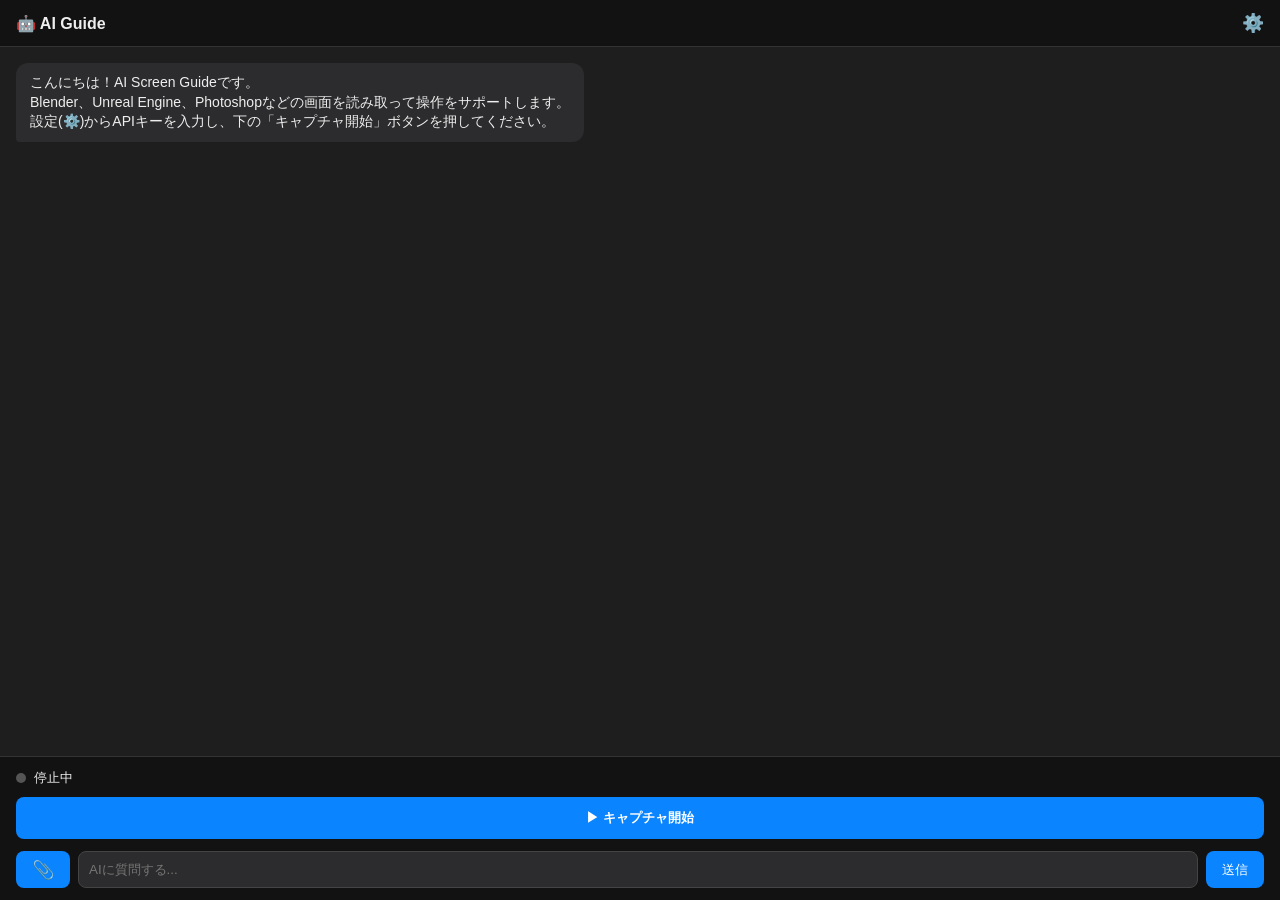
<file: Extension/sidepanel.html>
<!DOCTYPE html>
<html lang="ja">
<head>
  <meta charset="UTF-8">
  <title>AI Screen Guide</title>
  <link rel="stylesheet" href="styles.css">
</head>
<body>
  <div class="container">
    <header class="header">
      <div class="logo">🤖 AI Guide</div>
      <button id="toggle-settings-btn" class="icon-btn">⚙️</button>
    </header>

    <div id="main-view" class="view active">
      <div id="chat-container" class="chat-container">
        <div class="message assistant">
          <div class="msg-content">
            こんにちは！AI Screen Guideです。<br>
            Blender、Unreal Engine、Photoshopなどの画面を読み取って操作をサポートします。<br>
            設定(⚙️)からAPIキーを入力し、下の「キャプチャ開始」ボタンを押してください。
          </div>
        </div>
      </div>
      
      <div class="controls-container">
        <div class="status-indicator">
          <span id="status-dot" class="dot stopped"></span>
          <span id="status-text">停止中</span>
        </div>
        <button id="capture-toggle-btn" class="primary-btn">▶ キャプチャ開始</button>
        
        <div class="input-area">
          <button id="attach-btn" class="icon-btn" title="画像を添付">📎</button>
          <input type="file" id="file-input" accept="image/*" style="display:none;">
          <input type="text" id="user-input" placeholder="AIに質問する..." />
          <button id="send-btn">送信</button>
        </div>
      </div>
    </div>

    <div id="settings-view" class="view">
      <h2>⚙️ 設定</h2>
      <div class="setting-group">
        <label>Gemini APIキー:</label>
        <input type="password" id="api-key-input" placeholder="AIzaSy...">
      </div>
      <div class="setting-group">
        <label>キャプチャ間隔: <span id="interval-display">6</span>秒</label>
        <input type="range" id="interval-input" min="1" max="15" value="6">
      </div>
      <div class="setting-group">
        <label>システムプロンプト:</label>
        <textarea id="prompt-input" rows="5"></textarea>
      </div>
      <div class="setting-group">
        <label>参照マニュアル (任意):</label>
        <textarea id="manual-input" rows="4" placeholder="特定のソフトの手順などを貼るとAIが考慮します"></textarea>
      </div>
      <button id="save-settings-btn" class="primary-btn">保存して戻る</button>
    </div>
  </div>
  
  <video id="capture-video" autoplay style="display:none;"></video>
  <canvas id="capture-canvas" style="display:none;"></canvas>

  <script src="sidepanel.js"></script>
</body>
</html>
</file>
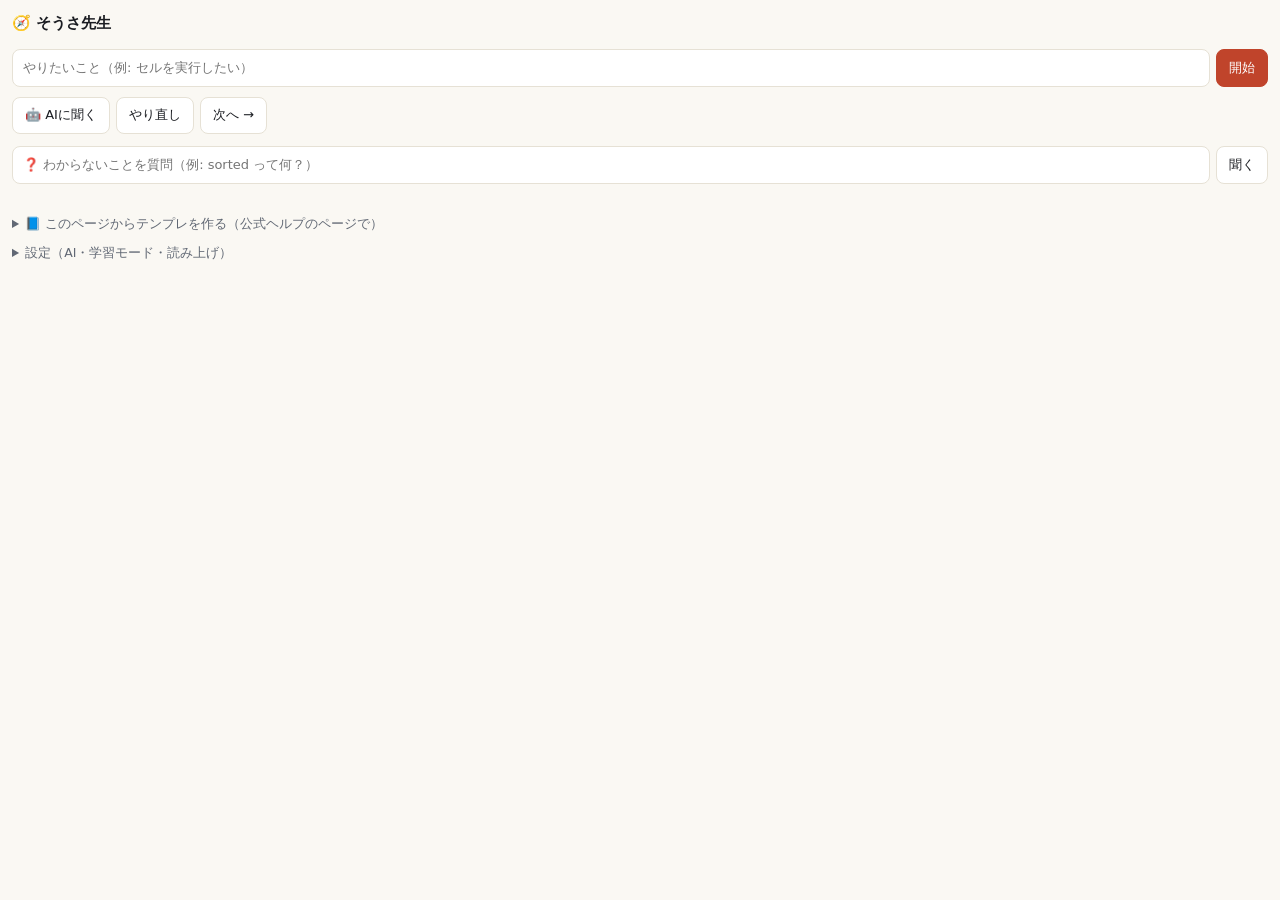
<file: extension/sidepanel.html>
<!DOCTYPE html>
<html lang="ja">
<head>
<meta charset="UTF-8">
<meta name="viewport" content="width=device-width, initial-scale=1">
<title>そうさ先生</title>
<style>
  :root {
    --bg: #faf8f3; --panel: #fff; --ink: #1b1d22; --muted: #616874; --border: #e6e1d5;
    --accent: #c0442b; --ai: #2e6ba0; --ai-soft: #e1ecf5; --success: #4e7b4a; --success-soft: #dce9d3; --warn-soft: #f5e8cc;
  }
  @media (prefers-color-scheme: dark) {
    :root {
      --bg: #16181c; --panel: #1e2126; --ink: #f1eee5; --muted: #9199a4; --border: #2e333b;
      --accent: #e36a50; --ai: #6aa6d9; --ai-soft: #1e2c3b; --success: #8cb782; --success-soft: #223022; --warn-soft: #3b2d1a;
    }
  }
  * { box-sizing: border-box; }
  body { margin: 0; padding: 12px; background: var(--bg); color: var(--ink);
    font: 13.5px/1.55 "Hiragino Sans", "Noto Sans JP", system-ui, sans-serif; display: grid; gap: 10px; }
  header { display: grid; gap: 2px; }
  header strong { font-size: 15px; }
  header .page { font-size: 12px; color: var(--muted); overflow: hidden; text-overflow: ellipsis; white-space: nowrap; }
  header .ai-state { font-size: 11px; color: var(--ai); }
  .notice { padding: 10px; border-radius: 8px; background: var(--warn-soft); font-size: 12.5px; }
  form { display: flex; gap: 6px; }
  input[type=text], input[type=password], select { flex: 1; min-width: 0; padding: 8px 10px; font: inherit; font-size: 13px;
    border: 1px solid var(--border); border-radius: 8px; background: var(--panel); color: var(--ink); }
  button { font: inherit; font-size: 13px; padding: 7px 12px; border-radius: 8px; border: 1px solid var(--border);
    background: var(--panel); color: var(--ink); cursor: pointer; }
  button.primary { background: var(--accent); border-color: var(--accent); color: #fff; }
  .card { padding: 12px 14px; border-radius: 10px; border: 1px solid var(--border); background: var(--panel); }
  .step-num { font-size: 11px; font-weight: 700; color: var(--ai); letter-spacing: .08em; }
  .step-text { font-size: 15px; font-weight: 700; margin: 4px 0 2px; }
  .step-hint { margin: 0; font-size: 12px; color: var(--muted); }
  .card.flash { animation: flash 1s ease; }
  @keyframes flash { 25% { background: var(--success-soft); box-shadow: 0 0 0 5px color-mix(in oklab, var(--success) 40%, transparent); } }
  .input { display: grid; gap: 6px; padding: 10px 12px; }
  .input-head { display: flex; justify-content: space-between; align-items: center; font-size: 12px; font-weight: 700; color: var(--ai); }
  .input-head button { padding: 4px 10px; font-size: 12px; }
  .input pre { margin: 0; padding: 10px; border-radius: 8px; background: var(--bg); border: 1px solid var(--border);
    font: 12.5px/1.5 ui-monospace, "SF Mono", Menlo, monospace; white-space: pre; overflow-x: auto; max-height: 50vh; }
  .teach { margin-top: 8px; padding: 8px 10px; border-radius: 8px; background: var(--warn-soft); font-size: 12.5px; }
  .teach span, .learned span { font-weight: 700; font-size: 12px; }
  .teach p { margin: 2px 0 0; }
  .think { display: grid; gap: 6px; padding: 8px 10px; border-radius: 8px; background: var(--ai-soft); font-size: 12.5px; }
  .think p { margin: 0; }
  .think button { justify-self: start; }
  #answerBox { display: grid; gap: 6px; }
  ol.explain { margin: 0; padding-left: 18px; display: grid; gap: 6px; font-size: 12.5px; }
  ol.explain code { display: block; font: 12px/1.4 ui-monospace, "SF Mono", Menlo, monospace; color: var(--ai); white-space: pre-wrap; }
  .done p { margin: 4px 0 0; }
  .learned { text-align: left; margin-top: 8px; font-size: 12.5px; }
  .learned ul { margin: 4px 0 0; padding-left: 18px; }
  form.question { margin-top: 2px; }
  .done { text-align: center; background: var(--success-soft); }
  .done strong { display: block; font-size: 17px; }
  .ai-box { padding: 10px 12px; border-radius: 10px; background: var(--ai-soft); }
  .ai-box.error { background: var(--warn-soft); }
  .ai-box p { margin: 0; white-space: pre-wrap; }
  .confirm { padding: 10px 12px; border-radius: 10px; background: var(--success-soft); display: grid; gap: 8px; }
  .confirm p { margin: 0; }
  .row { display: flex; gap: 6px; flex-wrap: wrap; }
  .yes { background: var(--success); border-color: var(--success); color: #fff; }
  .watch { font-size: 12px; color: var(--muted); }
  ul.log { list-style: none; margin: 0; padding: 0; font-size: 11.5px; color: var(--muted); }
  details { font-size: 12.5px; }
  details summary { cursor: pointer; color: var(--muted); }
  details .fields { display: grid; gap: 6px; margin-top: 6px; }
  details label { display: flex; gap: 6px; align-items: baseline; }
  small { color: var(--muted); display: block; }
  textarea { width: 100%; padding: 6px 8px; font: 12px/1.5 ui-monospace, Menlo, monospace; border: 1px solid var(--border);
    border-radius: 8px; background: var(--panel); color: var(--ink); resize: vertical; }
  [hidden] { display: none !important; }
</style>
</head>
<body>
  <header>
    <strong>🧭 そうさ先生</strong>
    <span class="page" id="pageName"></span>
    <span class="ai-state" id="aiState"></span>
  </header>

  <div class="notice" id="notice" hidden></div>

  <form id="goalForm">
    <input type="text" id="goalInput" autocomplete="off" placeholder="やりたいこと（例: セルを実行したい）">
    <button class="primary" type="submit">開始</button>
  </form>

  <div class="card" id="stepCard" hidden>
    <div class="step-num" id="stepNum"></div>
    <div class="step-text" id="stepText"></div>
    <p class="step-hint">ページの上で赤く光っている場所を操作してください</p>
    <div class="teach" id="teachBox" hidden><span>💡 ポイント</span><p id="teachText"></p></div>
  </div>

  <div class="card input" id="inputBox" hidden>
    <div class="input-head"><span>✍ 入力する内容</span><button id="copyBtn">📋 コピー</button></div>
    <div class="think" id="thinkBox" hidden>
      <p>🤔 まず自分で考えてみましょう。<span id="hintText"></span></p>
      <button id="revealBtn">👀 答えを見る</button>
    </div>
    <div id="answerBox">
      <pre id="inputText"></pre>
      <div class="row"><button id="explainBtn">🔍 1行ずつ説明</button></div>
      <ol class="explain" id="explainList" hidden></ol>
      <p class="step-hint">「コピー」を押して、光っている場所をクリックしてから貼り付け（⌘V / Ctrl+V）</p>
    </div>
  </div>

  <div class="card done" id="doneCard" hidden>
    <strong>🎉 できました！</strong>
    <p id="doneSummary">やりたいことは完了です。</p>
    <div class="learned" id="learnedBox" hidden><span>📚 学んだこと</span><ul id="learnedList"></ul></div>
  </div>

  <div class="ai-box" id="aiBox" hidden><p id="aiText"></p></div>

  <div class="confirm" id="loopBox" hidden>
    <p>同じ手順がくり返されています。やりたいことは、もうできていますか？</p>
    <div class="row"><button class="yes" id="finishBtn">🎉 もうできた</button><button id="continueBtn">続ける</button></div>
  </div>

  <div class="confirm" id="confirmBox" hidden>
    <p id="confirmText"></p>
    <div class="row"><button class="yes" id="yesBtn">できた ✓</button><button id="notYetBtn">まだ</button></div>
  </div>

  <div class="row">
    <button id="askBtn">🤖 AIに聞く</button>
    <button id="restartBtn">やり直し</button>
    <button id="nextBtn">次へ →</button>
  </div>
  <form id="questionForm" class="question">
    <input type="text" id="questionInput" autocomplete="off" placeholder="❓ わからないことを質問（例: sorted って何？）">
    <button type="submit">聞く</button>
  </form>

  <div class="watch" id="watch"></div>
  <ul class="log" id="log"></ul>

  <details id="docBox">
    <summary>📘 このページからテンプレを作る（公式ヘルプのページで）</summary>
    <div class="fields">
      <small>Excel・Photoshop・Blender などの公式ヘルプのページを開いて押すと、AI がページの手順を1回でテンプレにします。
        できたテンプレは「コピー」して、本体（⚙ 設定 → 📘 テンプレの管理）や Office 版の「読み込む」に貼り付けて使います。</small>
      <label>ソフト <select id="docApp"></select></label>
      <div class="row"><button class="primary" id="docMake">このページからテンプレを作る</button><button id="docCopy" hidden>📋 コピー</button></div>
      <small id="docResult"></small>
      <textarea id="docJson" rows="6" spellcheck="false" hidden></textarea>
    </div>
  </details>

  <details>
    <summary>設定（AI・学習モード・読み上げ）</summary>
    <div class="fields">
      <label><input type="radio" name="provider" id="providerOff"> 使わない</label>
      <label><input type="radio" name="provider" id="providerBuiltin"> Chrome 内蔵AI（おすすめ・端末内）</label>
      <small id="builtinState"></small>
      <button id="builtinPrepare" hidden>内蔵AIを準備する（初回のみ約3〜4GB）</button>
      <label><input type="radio" name="provider" id="providerGemini"> Gemini API 無料枠</label>
      <small>⚠ 無料枠では、送ったページの画像が Google の製品改善に使われます。個人情報や秘密の内容が写るページでは使わないでください。</small>
      <label>APIキー <input type="password" id="geminiKey" autocomplete="off" spellcheck="false" placeholder="AIza…"></label>
      <label>モデル <select id="geminiModel"></select></label>
      <small>「接続テスト」を押すと、このキーで使えるモデルもメニューに追加されます。</small>
      <div class="row"><button id="aiSave">保存</button><button id="aiTest">接続テスト</button></div>
      <small id="aiResult"></small>
      <label><input type="checkbox" id="learnOn" checked> 🎓 学習モード（コードの答えの前に、ヒントで考える時間をとる）</label>
      <label><input type="checkbox" id="voiceOn" checked> 案内を読み上げる</label>
    </div>
  </details>

  <script src="shared/ai.js"></script>
  <script src="shared/som.js"></script>
  <script src="shared/templates.js"></script>
  <script src="sidepanel.js"></script>
</body>
</html>
</file>
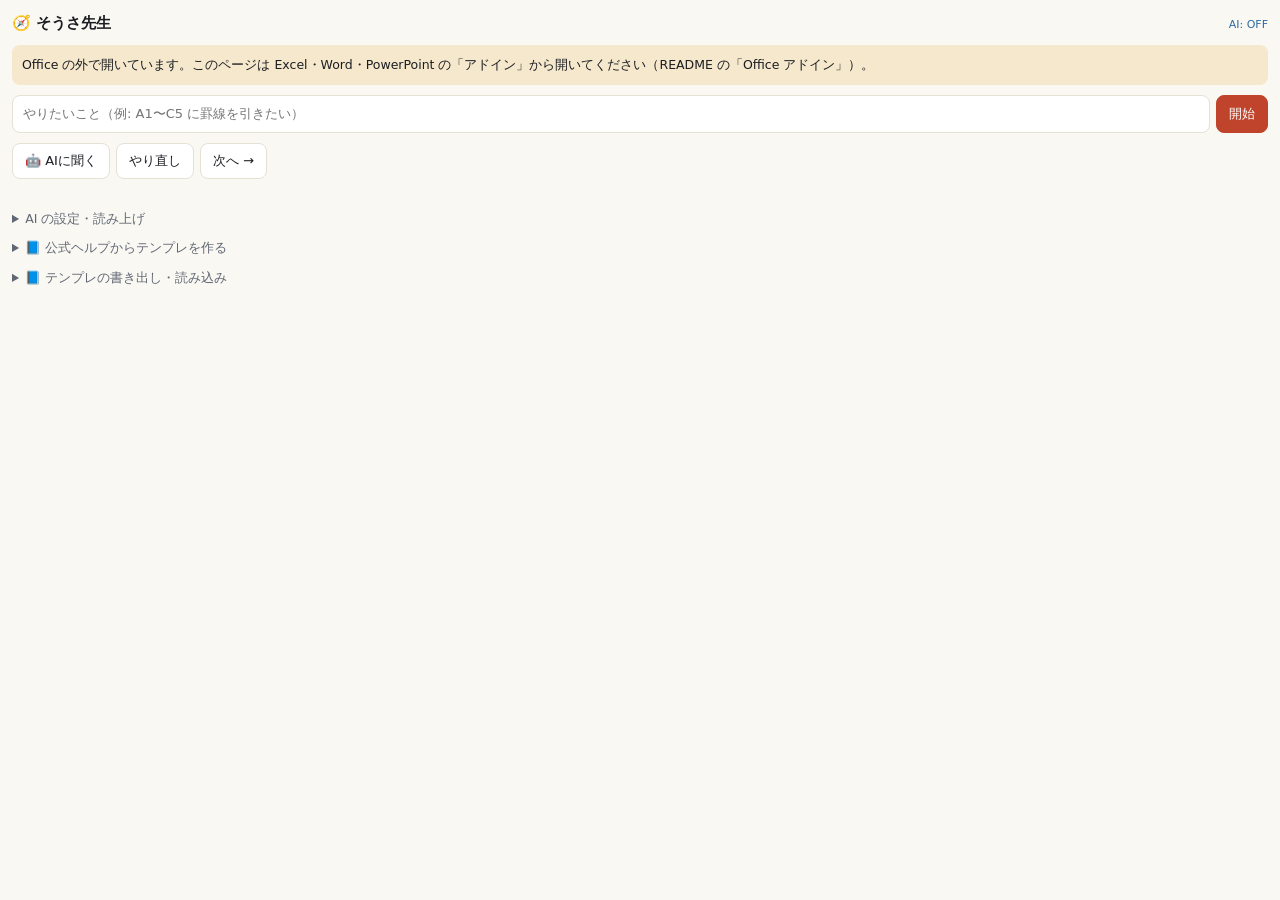
<file: office/taskpane.html>
<!DOCTYPE html>
<html lang="ja">
<head>
<meta charset="UTF-8">
<meta name="viewport" content="width=device-width, initial-scale=1">
<title>そうさ先生</title>
<!-- Office アドイン（作業ウィンドウ）。Excel・Word・PowerPoint の中に表示される。https で公開した場所から読み込む必要がある -->
<script src="https://appsforoffice.microsoft.com/lib/1/hosted/office.js"></script>
<style>
  :root {
    --bg: #faf8f3; --panel: #fff; --panel-alt: #f6f3ec; --ink: #1b1d22; --muted: #616874; --border: #e6e1d5;
    --accent: #c0442b; --ai: #2e6ba0; --ai-soft: #e1ecf5; --success: #4e7b4a; --success-soft: #dce9d3;
    --warn: #b7791f; --warn-soft: #f5e8cc;
  }
  @media (prefers-color-scheme: dark) {
    :root {
      --bg: #16181c; --panel: #1e2126; --panel-alt: #22262c; --ink: #f1eee5; --muted: #9199a4; --border: #2e333b;
      --accent: #e36a50; --ai: #6aa6d9; --ai-soft: #1e2c3b; --success: #8cb782; --success-soft: #223022;
      --warn: #d4a24c; --warn-soft: #3b2d1a;
    }
  }
  * { box-sizing: border-box; }
  body { margin: 0; padding: 12px; background: var(--bg); color: var(--ink);
    font: 13.5px/1.55 "Hiragino Sans", "Noto Sans JP", system-ui, sans-serif; display: grid; gap: 10px; }
  header { display: flex; align-items: baseline; gap: 6px; }
  header strong { font-size: 15px; }
  header span { color: var(--muted); font-size: 12px; }
  header .ai-state { margin-left: auto; font-size: 11px; color: var(--ai); }
  .notice { padding: 10px; border-radius: 8px; background: var(--warn-soft); font-size: 12.5px; }
  form { display: flex; gap: 6px; }
  input[type=text], input[type=password], select { flex: 1; min-width: 0; padding: 8px 10px; font: inherit; font-size: 13px;
    border: 1px solid var(--border); border-radius: 8px; background: var(--panel); color: var(--ink); }
  button { font: inherit; font-size: 13px; padding: 7px 12px; border-radius: 8px; border: 1px solid var(--border);
    background: var(--panel); color: var(--ink); cursor: pointer; }
  button.primary { background: var(--accent); border-color: var(--accent); color: #fff; }
  .card { padding: 12px 14px; border-radius: 10px; border: 1px solid var(--border); background: var(--panel); }
  .step-num { font-size: 11px; font-weight: 700; color: var(--ai); letter-spacing: .08em; }
  .step-text { font-size: 15px; font-weight: 700; margin: 4px 0; }
  .step-hint { margin: 0; font-size: 12px; color: var(--muted); }
  .path { display: flex; flex-wrap: wrap; align-items: center; gap: 4px; margin-top: 8px; }
  .path-chip { padding: 3px 10px; border-radius: 6px; background: var(--accent); color: #fff; font-weight: 700; font-size: 12.5px; }
  .path-sep { color: var(--muted); font-weight: 700; }
  .input-box { display: grid; gap: 6px; margin-top: 8px; }
  .input-head { display: flex; justify-content: space-between; align-items: center; font-size: 12px; font-weight: 700; color: var(--muted); }
  .input-box pre { margin: 0; padding: 8px; border-radius: 6px; border: 1px solid var(--border); white-space: pre-wrap;
    font: 12.5px/1.5 ui-monospace, Menlo, Consolas, monospace; max-height: 40vh; overflow: auto; }
  .target { display: flex; align-items: center; gap: 6px; margin-top: 8px; font-size: 12.5px; }
  .target code { padding: 2px 6px; border-radius: 4px; background: var(--ai-soft); color: var(--ai); }
  .target button { padding: 3px 8px; font-size: 12px; }
  .card.flash { animation: flash 1s ease; }
  @keyframes flash { 25% { background: var(--success-soft); box-shadow: 0 0 0 5px color-mix(in oklab, var(--success) 40%, transparent); } }
  .done { text-align: center; background: var(--success-soft); }
  .done strong { display: block; font-size: 17px; }
  .ai-box { padding: 10px 12px; border-radius: 10px; background: var(--ai-soft); }
  .ai-box.error { background: var(--warn-soft); }
  .ai-box p { margin: 0; }
  .confirm { padding: 10px 12px; border-radius: 10px; background: var(--success-soft); display: grid; gap: 8px; }
  .confirm p { margin: 0; }
  .row { display: flex; gap: 6px; flex-wrap: wrap; }
  .yes { background: var(--success); border-color: var(--success); color: #fff; }
  .watch { font-size: 12px; color: var(--muted); }
  details { font-size: 12.5px; }
  details summary { cursor: pointer; color: var(--muted); }
  details .fields { display: grid; gap: 6px; margin-top: 6px; }
  ul.log { list-style: none; margin: 0; padding: 0; font-size: 11.5px; color: var(--muted); }
  small { color: var(--muted); }
  .done-stats { margin: 6px 0 0; font-weight: 700; font-variant-numeric: tabular-nums; }
  .tpl-note { display: flex; flex-wrap: wrap; align-items: center; gap: 6px; padding: 8px 10px; border-radius: 8px;
    background: var(--ai-soft); font-size: 12.5px; }
  .plan ol { margin: 6px 0 0; padding-left: 20px; display: grid; gap: 3px; font-size: 12.5px; }
  .plan li.done { color: var(--muted); text-decoration: line-through; }
  .plan li.now { font-weight: 700; }
  textarea { width: 100%; padding: 6px 8px; font: 12px/1.5 ui-monospace, Menlo, monospace; border: 1px solid var(--border);
    border-radius: 8px; background: var(--panel); color: var(--ink); resize: vertical; }
  button { white-space: nowrap; }
  [hidden] { display: none !important; }
</style>
</head>
<body>
  <header><strong>🧭 そうさ先生</strong><span id="appName"></span><span class="ai-state" id="aiState"></span></header>

  <div class="notice" id="notice" hidden>
    Office の外で開いています。このページは Excel・Word・PowerPoint の「アドイン」から開いてください（README の「Office アドイン」）。
  </div>

  <form id="goalForm">
    <input type="text" id="goalInput" autocomplete="off" placeholder="やりたいこと（例: A1〜C5 に罫線を引きたい）">
    <button class="primary" type="submit">開始</button>
  </form>
  <select id="tplSelect" hidden></select>

  <div class="tpl-note" id="tplNote" hidden>
    <span id="tplNoteText"></span>
    <button id="tplAiBtn" type="button">🧭 AI に考えてもらう</button>
  </div>

  <div class="card" id="stepCard" hidden>
    <div class="step-num" id="stepNum"></div>
    <div class="step-text" id="stepText"></div>
    <p class="step-hint" id="whereText" hidden></p>
    <p class="step-hint" id="stepHint">リボンで押す場所の道順です（左から順に）</p>
    <div class="path" id="pathRow" hidden></div>
    <div class="target" id="targetRow" hidden>文書の中の場所: <code id="targetText"></code><button id="showBtn">見せる</button></div>
    <div class="input-box" id="inputBox" hidden>
      <div class="input-head"><span>✍ 入力する内容</span><button id="copyBtn" type="button">📋 コピー</button></div>
      <pre id="inputText"></pre>
    </div>
  </div>

  <details class="card plan" id="planBox" open hidden>
    <summary>📝 全体の手順</summary>
    <ol id="planList"></ol>
  </details>

  <div class="card done" id="doneCard" hidden><strong>🎉 できました！</strong>やりたいことは完了です。
    <p class="done-stats" id="doneStats"></p>
    <div><button id="saveTplBtn" type="button" hidden>📘 この手順をテンプレに保存</button></div>
  </div>

  <div class="ai-box" id="aiBox" hidden><p id="aiText"></p></div>

  <div class="confirm" id="confirmBox" hidden>
    <p id="confirmText"></p>
    <div class="row"><button class="yes" id="yesBtn">できた ✓</button><button id="notYetBtn">まだ</button></div>
  </div>

  <div class="row">
    <button id="askBtn">🤖 AIに聞く</button>
    <button id="restartBtn">やり直し</button>
    <button id="nextBtn">次へ →</button>
  </div>
  <div class="watch" id="watch"></div>
  <ul class="log" id="log"></ul>

  <details>
    <summary>AI の設定・読み上げ</summary>
    <div class="fields">
      <label><input type="checkbox" id="aiProvider"> Gemini API 無料枠を使う</label>
      <small>⚠ 無料枠では、送った内容（文書の状態の文章）が Google の製品改善に使われます。社外秘の文書では使わないでください。
        Office の中では Chrome 内蔵AI は使えません。</small>
      <label>APIキー <input type="password" id="geminiKey" autocomplete="off" spellcheck="false" placeholder="AIza…"></label>
      <label>モデル <select id="geminiModel"></select></label>
      <label><input type="checkbox" id="planOn" checked> 📝 手順を先に考える（AI は最初の1回だけ。OFF だと一手ごとに AI に聞く）</label>
      <button id="aiSave">保存</button>
      <label><input type="checkbox" id="voiceOn" checked> 案内を読み上げる</label>
    </div>
  </details>

  <details>
    <summary>📘 公式ヘルプからテンプレを作る</summary>
    <div class="fields">
      <small>公式ヘルプのページを開き、文章を全部コピー（⌘A → ⌘C）して貼ると、AI が1回でテンプレにします。</small>
      <a id="docHelp" target="_blank" rel="noopener">公式ヘルプを開く</a>
      <label>ページの URL <input type="text" id="docUrl" spellcheck="false" placeholder="https://support.microsoft.com/…"></label>
      <textarea id="docText" rows="5" placeholder="公式ヘルプのページの文章を貼り付け"></textarea>
      <div class="row"><button id="docMake">テンプレを作る</button></div>
      <small id="docResult"></small>
    </div>
  </details>

  <details>
    <summary>📘 テンプレの書き出し・読み込み</summary>
    <div class="fields">
      <small>自分で保存したテンプレを書き出して、ほかの人や本体（画面共有）に渡せます。受け取ったテンプレは欄に貼り付けて「読み込む」。</small>
      <textarea id="tplText" rows="6" spellcheck="false"></textarea>
      <div class="row"><button id="tplExport">書き出す（コピー）</button><button id="tplImport">読み込む</button></div>
      <small id="tplResult"></small>
    </div>
  </details>

  <script src="../js/ai.js"></script>
  <script src="../js/templates.js"></script>
  <script src="../js/effects.js"></script>
  <script src="office-host.js"></script>
  <script src="office-coach.js"></script>
</body>
</html>
</file>
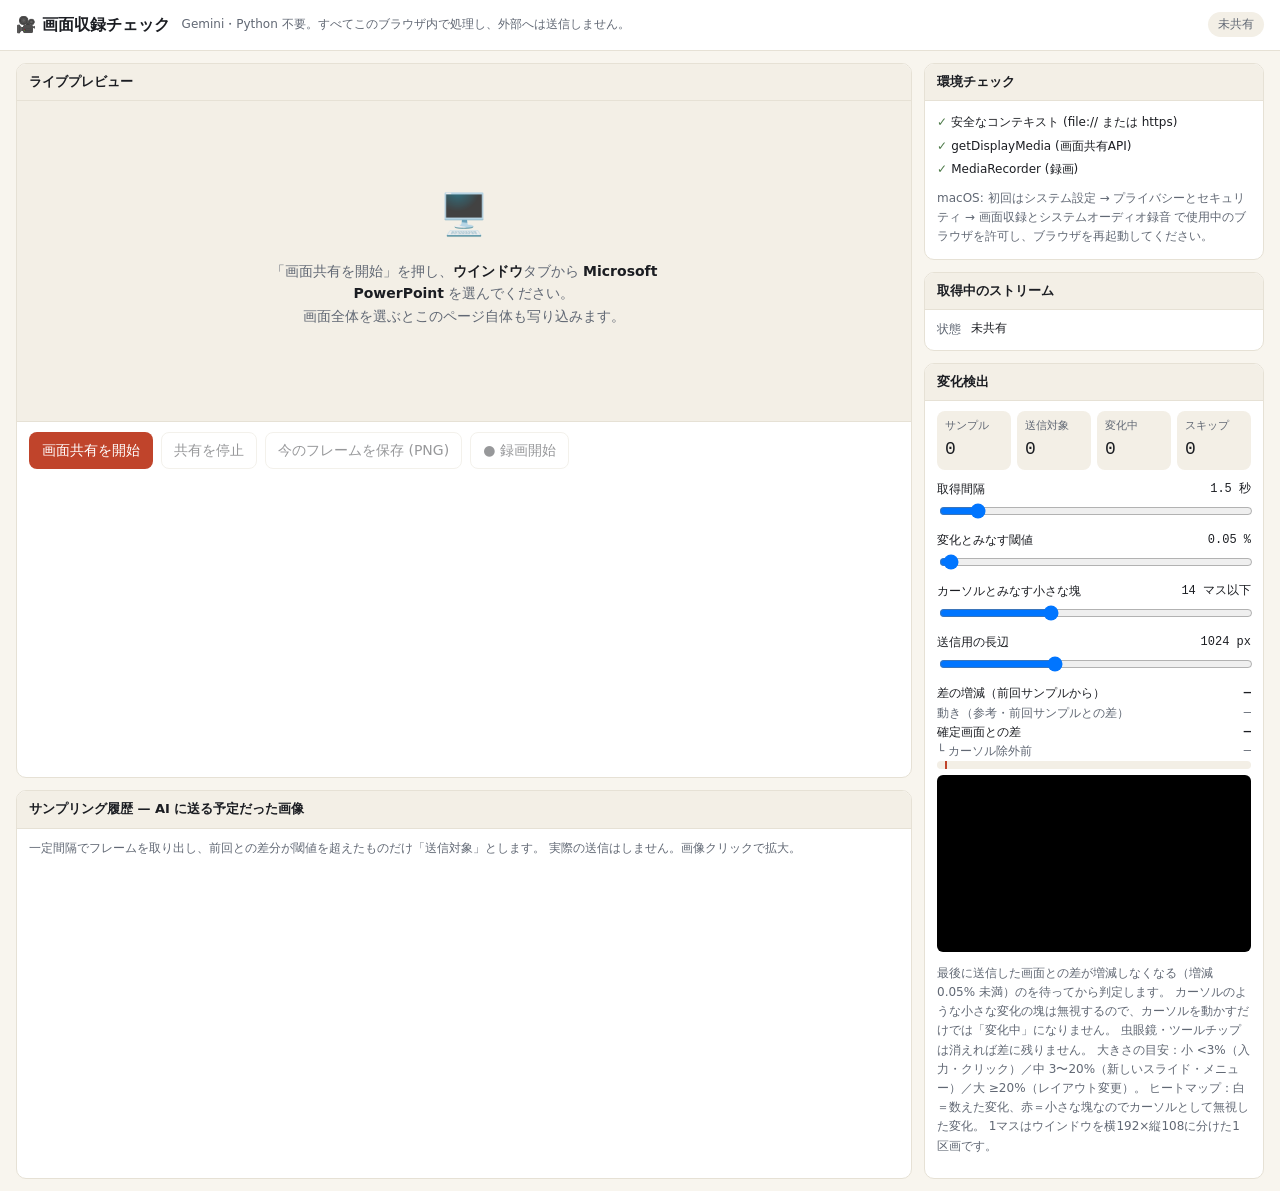
<file: prototype/capture-test.html>
<!DOCTYPE html>
<html lang="ja">
<head>
<meta charset="UTF-8">
<meta name="viewport" content="width=device-width, initial-scale=1">
<title>画面収録チェック</title>
<style>
  :root {
    --bg: #F8F5EE; --panel: #FFFFFF; --panel-alt: #F3EFE6;
    --ink: #1B1D22; --muted: #616874; --border: #E6E1D5;
    --accent: #C0442B; --ai: #2E6BA0; --success: #4E7B4A; --warn: #B7791F;
    --font: "Hiragino Sans", "Hiragino Kaku Gothic ProN", system-ui, sans-serif;
    --mono: ui-monospace, "SF Mono", Menlo, monospace;
  }
  @media (prefers-color-scheme: dark) {
    :root {
      --bg: #16171A; --panel: #1F2126; --panel-alt: #25282E;
      --ink: #ECEDEF; --muted: #9AA0AA; --border: #33363D;
      --accent: #E0674E; --ai: #6AA5D8; --success: #7DB176; --warn: #D9A444;
    }
  }
  * { box-sizing: border-box; }
  body { margin: 0; background: var(--bg); color: var(--ink); font: 14px/1.6 var(--font); }
  header { display: flex; align-items: center; gap: 12px; padding: 12px 16px;
           border-bottom: 1px solid var(--border); background: var(--panel); flex-wrap: wrap; }
  header h1 { font-size: 16px; margin: 0; }
  header .sub { color: var(--muted); font-size: 12px; }
  .chip { margin-left: auto; padding: 3px 10px; border-radius: 999px; font-size: 12px;
          background: var(--panel-alt); color: var(--muted); }
  .chip.on { background: color-mix(in oklab, var(--success) 18%, transparent); color: var(--success); }
  .chip.rec { background: color-mix(in oklab, var(--accent) 18%, transparent); color: var(--accent); }

  main { display: grid; grid-template-columns: minmax(0, 1fr) 340px; gap: 12px; padding: 12px 16px; }
  @media (max-width: 900px) { main { grid-template-columns: 1fr; } }
  .card { background: var(--panel); border: 1px solid var(--border); border-radius: 10px; overflow: hidden; }
  .card h2 { font-size: 13px; margin: 0; padding: 8px 12px; background: var(--panel-alt);
             border-bottom: 1px solid var(--border); }
  .card .body { padding: 10px 12px; }

  .stage { position: relative; display: grid; place-items: center; min-height: 320px;
           background: var(--panel-alt); padding: 12px; }
  .stage video { max-width: 100%; max-height: 60vh; border-radius: 6px; background: #000; display: block; }
  .empty { text-align: center; color: var(--muted); max-width: 460px; }
  .empty strong { color: var(--ink); }

  .toolbar { display: flex; gap: 8px; flex-wrap: wrap; padding: 10px 12px; border-top: 1px solid var(--border); }
  button { font: inherit; padding: 6px 12px; border-radius: 8px; border: 1px solid var(--border);
           background: var(--panel); color: var(--ink); cursor: pointer; }
  button:disabled { opacity: .45; cursor: default; }
  button.primary { background: var(--accent); color: #fff; border-color: transparent; }

  dl { display: grid; grid-template-columns: auto 1fr; gap: 2px 10px; margin: 0; font-size: 12px; }
  dt { color: var(--muted); }
  dd { margin: 0; font-family: var(--mono); word-break: break-all; }

  label.row { display: grid; gap: 2px; margin-bottom: 10px; font-size: 12px; }
  label.row span { display: flex; justify-content: space-between; }
  label.row b { font-family: var(--mono); font-weight: 500; }
  input[type=range] { width: 100%; }

  .stats { display: grid; grid-template-columns: repeat(4, 1fr); gap: 6px; margin-bottom: 10px; }
  .stat { background: var(--panel-alt); border-radius: 8px; padding: 6px 8px; }
  .stat .k { font-size: 11px; color: var(--muted); }
  .stat .v { font-family: var(--mono); font-size: 18px; }

  .meter { height: 8px; background: var(--panel-alt); border-radius: 4px; position: relative; overflow: hidden; }
  .meter i { position: absolute; inset: 0 auto 0 0; background: var(--ai); width: 0; transition: width .2s; }
  .meter u { position: absolute; top: -2px; bottom: -2px; width: 2px; background: var(--accent); }

  #diffCanvas { width: 100%; image-rendering: pixelated; border-radius: 6px; background: #000; display: block; margin-top: 6px; }

  .log { display: grid; grid-template-columns: repeat(auto-fill, minmax(150px, 1fr)); gap: 8px; }
  .shot { border: 1px solid var(--border); border-radius: 8px; overflow: hidden; background: var(--panel-alt); font-size: 11px; }
  .shot img { width: 100%; display: block; cursor: zoom-in; }
  .shot .meta { padding: 4px 6px; display: flex; justify-content: space-between; gap: 4px; font-family: var(--mono); }
  .shot.skip { opacity: .5; }
  .shot .tag { color: var(--success); }
  .shot.skip .tag { color: var(--muted); }

  .checks { list-style: none; padding: 0; margin: 0; font-size: 12px; }
  .checks li { padding: 2px 0; }
  .ok::before { content: "✓ "; color: var(--success); font-weight: 700; }
  .ng::before { content: "× "; color: var(--accent); font-weight: 700; }
  .note { font-size: 12px; color: var(--muted); }

  .lightbox { position: fixed; inset: 0; background: rgba(0,0,0,.8); display: grid; place-items: center; padding: 24px; z-index: 10; }
  .lightbox img { max-width: 100%; max-height: 100%; border-radius: 6px; }
  [hidden] { display: none !important; }
</style>
</head>
<body>
<header>
  <h1>🎥 画面収録チェック</h1>
  <span class="sub">Gemini・Python 不要。すべてこのブラウザ内で処理し、外部へは送信しません。</span>
  <span class="chip" id="chip">未共有</span>
</header>

<main>
  <section style="display:grid; gap:12px; min-width:0;">
    <div class="card">
      <h2>ライブプレビュー</h2>
      <div class="stage">
        <div class="empty" id="empty">
          <div style="font-size:40px">🖥️</div>
          <p>「画面共有を開始」を押し、<strong>ウインドウ</strong>タブから
            <strong>Microsoft PowerPoint</strong> を選んでください。<br>
            画面全体を選ぶとこのページ自体も写り込みます。</p>
        </div>
        <video id="video" autoplay muted playsinline hidden></video>
      </div>
      <div class="toolbar">
        <button class="primary" id="startBtn">画面共有を開始</button>
        <button id="stopBtn" disabled>共有を停止</button>
        <button id="snapBtn" disabled>今のフレームを保存 (PNG)</button>
        <button id="recBtn" disabled>● 録画開始</button>
      </div>
    </div>

    <div class="card">
      <h2>サンプリング履歴 — AI に送る予定だった画像</h2>
      <div class="body">
        <p class="note" style="margin-top:0">一定間隔でフレームを取り出し、前回との差分が閾値を超えたものだけ「送信対象」とします。
          実際の送信はしません。画像クリックで拡大。</p>
        <div class="log" id="log"></div>
      </div>
    </div>
  </section>

  <aside style="display:grid; gap:12px; align-content:start;">
    <div class="card">
      <h2>環境チェック</h2>
      <div class="body"><ul class="checks" id="checks"></ul></div>
    </div>

    <div class="card">
      <h2>取得中のストリーム</h2>
      <div class="body">
        <dl id="trackInfo"><dt>状態</dt><dd>未共有</dd></dl>
      </div>
    </div>

    <div class="card">
      <h2>変化検出</h2>
      <div class="body">
        <div class="stats">
          <div class="stat"><div class="k">サンプル</div><div class="v" id="sSampled">0</div></div>
          <div class="stat"><div class="k">送信対象</div><div class="v" id="sSend">0</div></div>
          <div class="stat"><div class="k">変化中</div><div class="v" id="sMoving">0</div></div>
          <div class="stat"><div class="k">スキップ</div><div class="v" id="sSkip">0</div></div>
        </div>
        <label class="row"><span>取得間隔 <b id="intervalVal">1.5 秒</b></span>
          <input type="range" id="interval" min="0.5" max="10" step="0.5" value="1.5"></label>
        <label class="row"><span>変化とみなす閾値 <b id="thresholdVal">0.05 %</b></span>
          <input type="range" id="threshold" min="0.01" max="3" step="0.01" value="0.05"></label>
        <label class="row"><span>カーソルとみなす小さな塊 <b id="cursorCellsVal">14 マス以下</b></span>
          <input type="range" id="cursorCells" min="0" max="40" step="1" value="14"></label>
        <label class="row"><span>送信用の長辺 <b id="maxSideVal">1024 px</b></span>
          <input type="range" id="maxSide" min="512" max="1920" step="128" value="1024"></label>
        <div style="font-size:12px; display:flex; justify-content:space-between;">
          <span>差の増減（前回サンプルから）</span><b id="growthVal" style="font-family:var(--mono)">—</b></div>
        <div style="font-size:12px; display:flex; justify-content:space-between; color:var(--muted);">
          <span>動き（参考・前回サンプルとの差）</span><b id="motionVal" style="font-family:var(--mono); font-weight:500">—</b></div>
        <div style="font-size:12px; display:flex; justify-content:space-between;">
          <span>確定画面との差</span><b id="diffVal" style="font-family:var(--mono)">—</b></div>
        <div style="font-size:12px; display:flex; justify-content:space-between; color:var(--muted);">
          <span>└ カーソル除外前</span><b id="diffRaw" style="font-family:var(--mono); font-weight:500">—</b></div>
        <div class="meter"><i id="diffBar"></i><u id="thrMark"></u></div>
        <canvas id="diffCanvas" width="192" height="108" title="白=数えた変化 / 赤=カーソルとして無視"></canvas>
        <p class="note">最後に送信した画面との差が増減しなくなる（増減 0.05% 未満）のを待ってから判定します。
          カーソルのような小さな変化の塊は無視するので、カーソルを動かすだけでは「変化中」になりません。
          虫眼鏡・ツールチップは消えれば差に残りません。
          大きさの目安：小 &lt;3%（入力・クリック）／中 3〜20%（新しいスライド・メニュー）／大 ≥20%（レイアウト変更）。
          ヒートマップ：白＝数えた変化、赤＝小さな塊なのでカーソルとして無視した変化。
          1マスはウインドウを横192×縦108に分けた1区画です。</p>
      </div>
    </div>
  </aside>
</main>

<div class="lightbox" id="lightbox" hidden><img id="lightboxImg" alt=""></div>

<script>
const $ = (s) => document.querySelector(s);
const video = $("#video");
const GRID_W = 192, GRID_H = 108;     // 変化検出用の縮小グリッド（文字入力とカーソルを見分けられる細かさ）
const PIXEL_DIFF = 18;                // 1セルを「変化あり」とみなす輝度差 (0-255)
const MAX_LOG = 24;
const STABLE_MAX = 0.05;              // 確定画面との差の増減がこれ未満なら「操作が落ち着いた」(%)
const BLOB_GAP = 3;                   // この距離（マス）以内の変化は同じ塊とみなす（文字の画数がばらけても1つにまとまる）
const CURSOR_BLOBS_MAX = 3;           // 小さな塊がこれより多く同時に出たら、カーソルではなく本当の変化とみなす（カーソルの前後＋点滅する文字カーソルで3つまで）
const BAND_MEDIUM = 3;                // これ以上は「中」: 新しいスライド、メニュー (%)
const BAND_LARGE = 20;                // これ以上は「大」: レイアウト変更、ダイアログ (%)

const state = {
  stream: null, timer: null, prevGray: null, baseGray: null, prevNet: 0,
  sampled: 0, send: 0, moving: 0, skip: 0,
  recorder: null, chunks: [],
};

const sendCanvas = document.createElement("canvas");
const gridCanvas = document.createElement("canvas");
gridCanvas.width = GRID_W; gridCanvas.height = GRID_H;
const gridCtx = gridCanvas.getContext("2d", { willReadFrequently: true });
const diffCtx = $("#diffCanvas").getContext("2d");

// ─── 環境チェック ─────────────────────────────
function renderChecks() {
  const items = [
    [window.isSecureContext, "安全なコンテキスト (file:// または https)"],
    [!!navigator.mediaDevices?.getDisplayMedia, "getDisplayMedia (画面共有API)"],
    [typeof MediaRecorder !== "undefined", "MediaRecorder (録画)"],
  ];
  $("#checks").innerHTML = items
    .map(([ok, t]) => `<li class="${ok ? "ok" : "ng"}">${t}</li>`).join("") +
    `<li class="note" style="margin-top:6px">macOS: 初回はシステム設定 → プライバシーとセキュリティ →
     画面収録とシステムオーディオ録音 で使用中のブラウザを許可し、ブラウザを再起動してください。</li>`;
}
renderChecks();

// ─── 設定スライダー ───────────────────────────
function sliderVal(id) { return parseFloat($("#" + id).value); }
function syncLabels() {
  $("#intervalVal").textContent = sliderVal("interval").toFixed(1) + " 秒";
  $("#thresholdVal").textContent = sliderVal("threshold").toFixed(2) + " %";
  $("#cursorCellsVal").textContent = sliderVal("cursorCells") === 0 ? "無視しない" : sliderVal("cursorCells") + " マス以下";
  $("#maxSideVal").textContent = sliderVal("maxSide") + " px";
  $("#thrMark").style.left = Math.min(100, sliderVal("threshold") * 50) + "%";
}
["interval", "threshold", "maxSide", "cursorCells"].forEach((id) =>
  $("#" + id).addEventListener("input", () => {
    syncLabels();
    if (id === "interval" && state.stream) schedule(0);
  }));
syncLabels();

// ─── 共有開始 / 停止 ──────────────────────────
$("#startBtn").addEventListener("click", start);
$("#stopBtn").addEventListener("click", stop);

async function start() {
  try {
    const stream = await navigator.mediaDevices.getDisplayMedia({
      video: { displaySurface: "window", frameRate: 5 },
      audio: false,
    });
    state.stream = stream;
    video.srcObject = stream;
    video.hidden = false;
    $("#empty").hidden = true;
    await video.play();
    const track = stream.getVideoTracks()[0];
    track.addEventListener("ended", stop);
    setButtons(true);
    setChip("共有中", "on");
    showTrackInfo(track);
    state.prevGray = null;
    state.baseGray = null;
    state.prevNet = 0;
    schedule(500);
  } catch (e) {
    const msg = e.name === "NotAllowedError"
      ? "共有がキャンセルされたか、macOS の画面収録が許可されていません。"
      : `${e.name}: ${e.message}`;
    alert(msg);
  }
}

function stop() {
  clearTimeout(state.timer);
  if (state.recorder?.state === "recording") state.recorder.stop();
  state.stream?.getTracks().forEach((t) => t.stop());
  state.stream = null;
  video.srcObject = null;
  video.hidden = true;
  $("#empty").hidden = false;
  setButtons(false);
  setChip("未共有", "");
  $("#trackInfo").innerHTML = "<dt>状態</dt><dd>停止</dd>";
}

function setButtons(on) {
  $("#startBtn").disabled = on;
  $("#stopBtn").disabled = !on;
  $("#snapBtn").disabled = !on;
  $("#recBtn").disabled = !on || typeof MediaRecorder === "undefined";
}
function setChip(text, cls) {
  const c = $("#chip");
  c.textContent = text;
  c.className = "chip " + cls;
}

function showTrackInfo(track) {
  const s = track.getSettings();
  const rows = {
    "対象": track.label || "(不明)",
    "種類": s.displaySurface || "(ブラウザ非対応)",
    "解像度": `${video.videoWidth} × ${video.videoHeight}`,
    "fps": s.frameRate ? Number(s.frameRate).toFixed(1) : "—",
    "カーソル": s.cursor || "—",
  };
  $("#trackInfo").innerHTML = Object.entries(rows)
    .map(([k, v]) => `<dt>${k}</dt><dd>${escapeHtml(String(v))}</dd>`).join("");
}

// ─── サンプリングと変化検出 ─────────────────────
function schedule(delay) {
  clearTimeout(state.timer);
  state.timer = setTimeout(sample, delay ?? sliderVal("interval") * 1000);
}

function toGray() {
  gridCtx.drawImage(video, 0, 0, GRID_W, GRID_H);
  const px = gridCtx.getImageData(0, 0, GRID_W, GRID_H).data;
  const gray = new Uint8Array(GRID_W * GRID_H);
  for (let i = 0; i < gray.length; i++) {
    gray[i] = (px[i * 4] * 299 + px[i * 4 + 1] * 587 + px[i * 4 + 2] * 114) / 1000;
  }
  return gray;
}

// 変化したセルの割合 (%)。つながった変化セルの塊ごとに数え、
// スライダーで指定したマス数以下の小さな塊（カーソル・キャレットなど）は filtered から除く。
// heat を渡すとヒートマップも描く（白=数えた変化 / 赤=カーソルとして無視 / 灰=閾値未満の差）
function diffStats(a, b, heat) {
  const n = a.length;
  const mask = new Uint8Array(n);   // 0: 変化なし, 1: 変化あり(未処理), 2: 数えた, 3: 無視
  let raw = 0;
  for (let i = 0; i < n; i++) {
    if (Math.abs(a[i] - b[i]) > PIXEL_DIFF) { mask[i] = 1; raw++; }
  }
  const maxIgnored = sliderVal("cursorCells");
  let kept = 0;
  const smallBlobs = [];
  for (let i = 0; i < n; i++) {
    if (mask[i] !== 1) continue;
    const blob = [i];
    mask[i] = 2;
    for (let q = 0; q < blob.length; q++) {
      const x = blob[q] % GRID_W, y = (blob[q] / GRID_W) | 0;
      for (let dy = -BLOB_GAP; dy <= BLOB_GAP; dy++) {
        for (let dx = -BLOB_GAP; dx <= BLOB_GAP; dx++) {
          const nx = x + dx, ny = y + dy;
          if (nx < 0 || ny < 0 || nx >= GRID_W || ny >= GRID_H) continue;
          const k = ny * GRID_W + nx;
          if (mask[k] === 1) { mask[k] = 2; blob.push(k); }
        }
      }
    }
    if (blob.length > maxIgnored) kept += blob.length;
    else smallBlobs.push(blob);
  }
  // カーソルが作る小さな塊は多くても3つ（動く前と後・点滅する文字カーソル）。それより多ければ、タブ切替などの本当の変化として数える
  if (smallBlobs.length > CURSOR_BLOBS_MAX) {
    for (const blob of smallBlobs) kept += blob.length;
  } else {
    for (const blob of smallBlobs) for (const k of blob) mask[k] = 3;
  }
  if (heat) {
    for (let i = 0; i < n; i++) {
      const v = Math.min(255, Math.abs(a[i] - b[i]) * 4) / 3;
      const rgb = mask[i] === 2 ? [255, 255, 255] : mask[i] === 3 ? [224, 103, 78] : [v, v, v];
      heat.data.set([...rgb, 255], i * 4);
    }
  }
  return { raw: (raw / n) * 100, filtered: (kept / n) * 100 };
}

function sizeBand(ratio) {
  return ratio >= BAND_LARGE ? "大" : ratio >= BAND_MEDIUM ? "中" : "小";
}

// 1) 最後に送信した画面 (base) との差 (net) が、前回サンプルから増減しなくなった = 操作が落ち着いた
//    カーソルだけ動かしても net はカーソル分でほぼ一定なので「落ち着いた」とみなせる
// 2) 落ち着いたときの net が閾値以上なら送信対象
// → 虫眼鏡・ツールチップの一時的な表示は、消えれば差に残らない
function sample() {
  if (!state.stream) return;
  if (!video.videoWidth) { schedule(500); return; }

  // ウインドウサイズ変更に追従
  const track = state.stream.getVideoTracks()[0];
  if (track) showTrackInfo(track);

  const gray = toGray();
  const isFirst = !state.baseGray;
  const motion = state.prevGray ? diffStats(gray, state.prevGray).filtered : 0;
  state.prevGray = gray;

  let net = null;
  let netRaw = null;
  let growth = 0;
  if (!isFirst) {
    const heat = diffCtx.createImageData(GRID_W, GRID_H);
    ({ filtered: net, raw: netRaw } = diffStats(gray, state.baseGray, heat));
    diffCtx.putImageData(heat, 0, 0);
    growth = Math.abs(net - state.prevNet);
  }

  const settled = growth < STABLE_MAX;
  let status;
  if (isFirst) status = "send";
  else if (!settled) status = "moving";
  else if (net >= sliderVal("threshold")) status = "send";
  else status = "skip";

  if (status === "send") state.baseGray = gray;
  state.prevNet = status === "send" ? 0 : net;
  state.sampled++;
  if (status === "send") state.send++;
  else if (status === "moving") state.moving++;
  else state.skip++;

  $("#sSampled").textContent = state.sampled;
  $("#sSend").textContent = state.send;
  $("#sMoving").textContent = state.moving;
  $("#sSkip").textContent = state.skip;
  $("#growthVal").textContent = growth.toFixed(2) + " %" + (settled ? "（安定）" : "（変化中）");
  $("#motionVal").textContent = motion.toFixed(2) + " %";
  $("#diffVal").textContent = isFirst ? "初回" : net.toFixed(2) + " %";
  $("#diffRaw").textContent = isFirst ? "—" : netRaw.toFixed(2) + " %";
  $("#diffBar").style.width = Math.min(100, (net ?? 0) * 50) + "%";

  addLog(status, net, motion);
  schedule();
}

function grabForSend() {
  const w = video.videoWidth, h = video.videoHeight;
  const scale = Math.min(1, sliderVal("maxSide") / Math.max(w, h));
  sendCanvas.width = Math.round(w * scale);
  sendCanvas.height = Math.round(h * scale);
  sendCanvas.getContext("2d").drawImage(video, 0, 0, sendCanvas.width, sendCanvas.height);
  return sendCanvas.toDataURL("image/jpeg", 0.72);
}

function addLog(status, net, motion) {
  const url = grabForSend();
  const kb = Math.round((url.length - url.indexOf(",") - 1) * 0.75 / 1024);
  const tag = status === "send" ? (net === null ? "送信対象" : `送信対象・${sizeBand(net)}`)
    : status === "moving" ? "変化中" : "スキップ";
  const el = document.createElement("div");
  el.className = "shot" + (status === "send" ? "" : " skip");
  el.innerHTML = `<img src="${url}" alt="">
    <div class="meta"><span class="tag">${tag}</span>
    <span>${net === null ? "初回" : "差 " + net.toFixed(2) + "%"}</span></div>
    <div class="meta"><span>動き ${motion.toFixed(2)}%</span><span></span></div>
    <div class="meta"><span>${new Date().toLocaleTimeString()}</span>
    <span>${sendCanvas.width}×${sendCanvas.height} ${kb}KB</span></div>`;
  el.querySelector("img").addEventListener("click", () => openLightbox(url));
  const log = $("#log");
  log.prepend(el);
  while (log.children.length > MAX_LOG) log.lastChild.remove();
}

// ─── スナップショット / 録画 ────────────────────
$("#snapBtn").addEventListener("click", () => {
  const c = document.createElement("canvas");
  c.width = video.videoWidth; c.height = video.videoHeight;
  c.getContext("2d").drawImage(video, 0, 0);
  c.toBlob((b) => download(b, `capture-${stamp()}.png`), "image/png");
});

$("#recBtn").addEventListener("click", () => {
  if (state.recorder?.state === "recording") { state.recorder.stop(); return; }
  const type = ["video/webm;codecs=vp9", "video/webm", "video/mp4"]
    .find((t) => MediaRecorder.isTypeSupported(t)) || "";
  state.chunks = [];
  state.recorder = new MediaRecorder(state.stream, type ? { mimeType: type } : undefined);
  state.recorder.ondataavailable = (e) => e.data.size && state.chunks.push(e.data);
  state.recorder.onstop = () => {
    const mime = state.recorder.mimeType || "video/webm";
    const ext = mime.includes("mp4") ? "mp4" : "webm";
    download(new Blob(state.chunks, { type: mime }), `recording-${stamp()}.${ext}`);
    $("#recBtn").textContent = "● 録画開始";
    if (state.stream) setChip("共有中", "on");
  };
  state.recorder.start(1000);
  $("#recBtn").textContent = "■ 録画停止して保存";
  setChip("録画中", "rec");
});

function download(blob, name) {
  const a = document.createElement("a");
  a.href = URL.createObjectURL(blob);
  a.download = name;
  a.click();
  setTimeout(() => URL.revokeObjectURL(a.href), 2000);
}
function stamp() {
  return new Date().toISOString().replace(/[:.]/g, "-").slice(0, 19);
}

// ─── 拡大表示 ────────────────────────────────
function openLightbox(url) { $("#lightboxImg").src = url; $("#lightbox").hidden = false; }
$("#lightbox").addEventListener("click", () => { $("#lightbox").hidden = true; });

function escapeHtml(s) {
  return s.replace(/[&<>"']/g, (c) => ({ "&": "&amp;", "<": "&lt;", ">": "&gt;", '"': "&quot;", "'": "&#39;" })[c]);
}
</script>
</body>
</html>
</file>
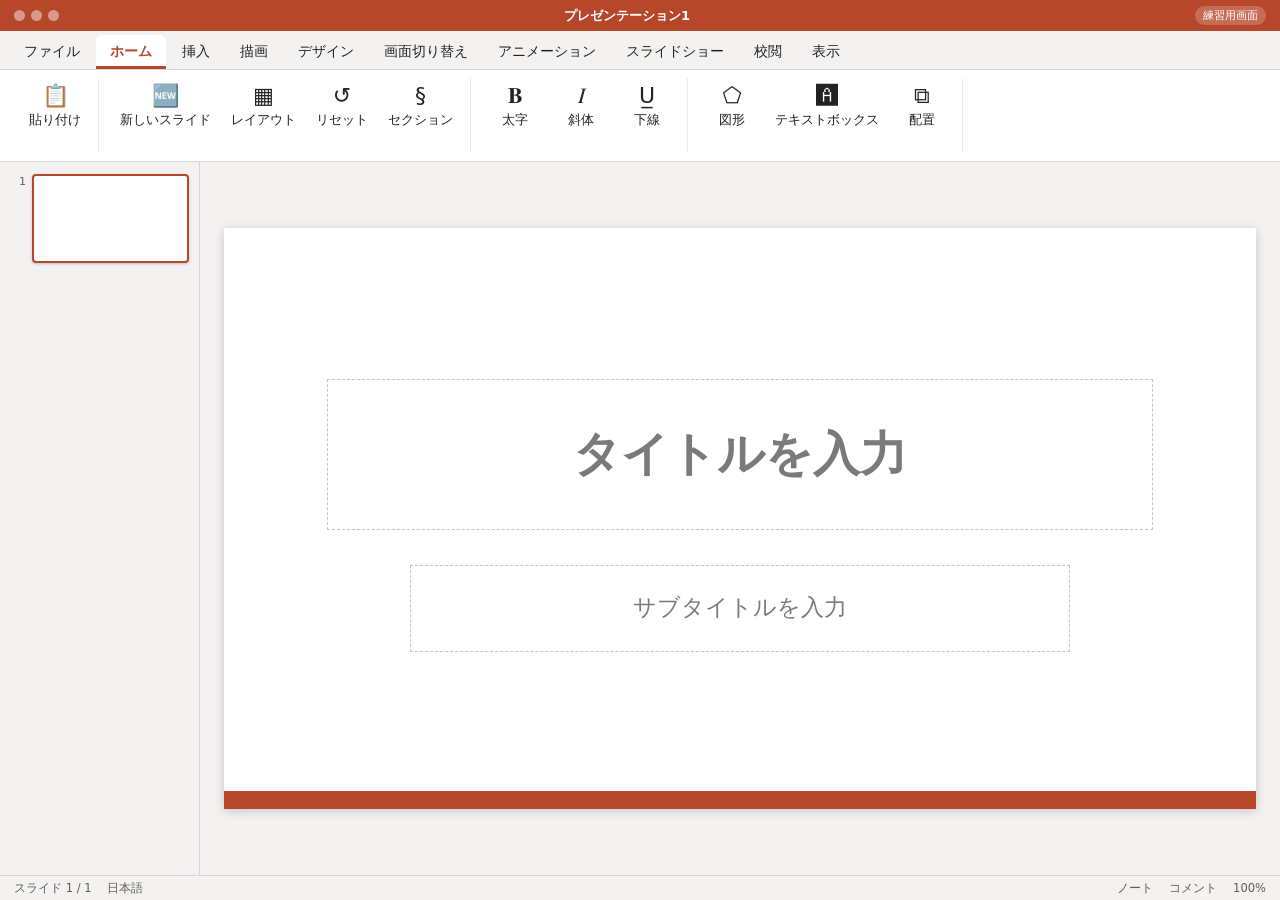
<file: prototype/practice-slide.html>
<!DOCTYPE html>
<html lang="ja">
<head>
<meta charset="UTF-8">
<meta name="viewport" content="width=device-width, initial-scale=1">
<title>練習用スライド</title>
<!--
  スライド先生の練習用画面。PowerPoint がない PC でも、この画面を共有すれば3つのレッスンを試せる。
  文字認識で読み取れるよう、ボタン名やプレースホルダーの文言は PowerPoint（日本語版）に合わせている。
-->
<style>
  :root {
    --app: #b7472a;          /* タイトルバーとタブの色 */
    --ribbon: #ffffff;
    --chrome: #f3f2f1;
    --border: #d6d6d6;
    --ink: #222222;
    --muted: #605e5c;
    --placeholder: #7a7a7a;  /* 文字認識で黒として読めるよう 165 より暗くする */
    --ph-border: #c4c4c4;    /* 点線枠は 165 より明るくして、文字認識では白に飛ばす */
    --select: #2b7cd3;
    --slide-bg: #ffffff;
    --slide-ink: #222222;
    --slide-accent: #b7472a;
    --slide-font: "Hiragino Sans", "Hiragino Kaku Gothic ProN", system-ui, sans-serif;
  }
  * { box-sizing: border-box; }
  html, body { height: 100%; }
  body {
    margin: 0; display: grid; grid-template-rows: auto auto auto 1fr auto;
    font: 13px/1.4 "Hiragino Sans", "Hiragino Kaku Gothic ProN", system-ui, sans-serif;
    color: var(--ink); background: var(--chrome);
    user-select: none;
  }
  button { font: inherit; color: inherit; cursor: pointer; }

  /* ─── タイトルバー ─── */
  .titlebar {
    display: flex; align-items: center; gap: 10px; padding: 6px 14px;
    background: var(--app); color: white; font-size: 13px;
  }
  .titlebar .dots { display: flex; gap: 6px; }
  .titlebar .dots i { width: 11px; height: 11px; border-radius: 50%; background: rgba(255,255,255,0.45); }
  .titlebar .name { flex: 1; text-align: center; font-weight: 600; }
  .titlebar .badge { font-size: 11px; padding: 2px 8px; border-radius: 999px; background: rgba(255,255,255,0.2); }

  /* ─── タブ ─── */
  .tabs { display: flex; gap: 2px; padding: 4px 10px 0; background: var(--chrome); border-bottom: 1px solid var(--border); }
  .tab {
    border: 0; background: transparent; padding: 7px 14px 8px; border-radius: 6px 6px 0 0;
    color: var(--ink); font-size: 13.5px;
  }
  .tab:hover { background: #e7e5e3; }
  .tab.active { background: var(--ribbon); font-weight: 700; color: var(--app); box-shadow: inset 0 -3px 0 var(--app); }
  .tab.contextual { color: #7a3fa0; }
  .tab.contextual.active { color: #7a3fa0; box-shadow: inset 0 -3px 0 #7a3fa0; }

  /* ─── リボン ─── */
  .ribbon {
    display: flex; align-items: stretch; gap: 4px; min-height: 92px;
    padding: 8px 12px; background: var(--ribbon); border-bottom: 1px solid var(--border);
    overflow-x: auto;
  }
  .group { display: flex; gap: 2px; padding: 0 8px; border-right: 1px solid #ececec; align-items: stretch; }
  .rbtn {
    position: relative;
    display: grid; justify-items: center; align-content: start; gap: 4px;
    min-width: 64px; padding: 6px 8px; border: 1px solid transparent; border-radius: 6px;
    background: transparent; font-size: 12.5px; color: var(--ink); white-space: nowrap;
  }
  .rbtn:hover { background: #f0efee; border-color: #e1dfdd; }
  .rbtn .ic { font-size: 22px; line-height: 1; }
  .rbtn.small { min-width: 0; }
  .theme-card {
    width: 92px; height: 58px; border-radius: 6px; border: 2px solid #e1dfdd; padding: 6px 8px;
    display: grid; align-content: space-between; text-align: left; font-size: 18px; font-weight: 700;
  }
  .theme-card:hover { border-color: var(--select); }
  .theme-card.on { border-color: var(--select); box-shadow: 0 0 0 2px color-mix(in oklab, var(--select) 35%, transparent); }
  .theme-card i { display: block; height: 6px; border-radius: 3px; }

  .menu {
    position: absolute; z-index: 20; top: 100%; left: 0; margin-top: 4px;
    background: white; border: 1px solid var(--border); border-radius: 8px;
    box-shadow: 0 10px 30px rgba(0,0,0,0.15); padding: 10px; display: grid; gap: 8px;
    font-size: 12.5px; text-align: left; white-space: nowrap;
  }
  .menu h4 { margin: 0; font-size: 12px; color: var(--muted); font-weight: 600; }
  .menu .shapes { display: flex; gap: 6px; }
  .menu .shape-opt {
    width: 46px; height: 40px; border: 1px solid #e1dfdd; border-radius: 6px; background: white;
    display: grid; place-items: center;
  }
  .menu .shape-opt:hover { border-color: var(--select); background: #f3f8fd; }
  .menu .palette { display: grid; grid-template-columns: repeat(6, 22px); gap: 6px; }
  .menu .swatch { width: 22px; height: 22px; border-radius: 4px; border: 1px solid rgba(0,0,0,0.15); }
  .menu .swatch:hover { outline: 2px solid var(--select); }

  /* ─── 作業エリア ─── */
  .work { display: grid; grid-template-columns: 200px 1fr; min-height: 0; }
  .thumbs { overflow-y: auto; padding: 12px 10px; display: grid; align-content: start; gap: 12px; border-right: 1px solid var(--border); }
  .thumb { display: grid; grid-template-columns: 16px 1fr; gap: 6px; align-items: start; cursor: pointer; }
  .thumb .no { font-size: 11px; color: var(--muted); text-align: right; }
  .thumb .mini {
    aspect-ratio: 16 / 9; border: 2px solid transparent; border-radius: 4px;
    background: var(--slide-bg); box-shadow: 0 1px 3px rgba(0,0,0,0.2);
    display: grid; align-content: center; justify-items: center; gap: 4px; padding: 8px;
  }
  .thumb .mini b { display: block; height: 5px; border-radius: 3px; background: var(--slide-ink); opacity: 0.35; }
  .thumb.active .mini { border-color: var(--app); }

  .canvas-area { display: grid; place-items: center; padding: 24px; min-height: 0; overflow: auto; }
  .slide {
    position: relative; width: min(100%, calc((100vh - 280px) * 16 / 9)); aspect-ratio: 16 / 9;
    background: var(--slide-bg); color: var(--slide-ink); font-family: var(--slide-font);
    box-shadow: 0 2px 10px rgba(0,0,0,0.18);
    container-type: inline-size;
  }
  .ph {
    position: absolute; padding: 0.8cqw 1.2cqw; outline: none; cursor: text;
    border: 1.5px dashed var(--ph-border); user-select: text;
  }
  .ph:focus { border: 1.5px solid #8a8a8a; }
  .ph:not(:empty) { border-color: transparent; }
  .ph:not(:empty):hover, .ph:focus { border-color: #8a8a8a; }
  .ph:empty:not(:focus)::before { content: attr(data-ph); color: var(--placeholder); }
  .ph.title { font-size: 4.6cqw; font-weight: 700; text-align: center; display: grid; align-content: center; }
  .ph.subtitle { font-size: 2.2cqw; text-align: center; display: grid; align-content: center; }
  .ph.body { font-size: 2.2cqw; }
  .layout-title .ph.title { left: 10%; right: 10%; top: 26%; height: 26%; }
  .layout-title .ph.subtitle { left: 18%; right: 18%; top: 58%; height: 15%; }
  .layout-content .ph.title { left: 6%; right: 6%; top: 6%; height: 18%; text-align: left; }
  .layout-content .ph.body { left: 6%; right: 6%; top: 28%; bottom: 8%; }
  .slide .bar { position: absolute; left: 0; right: 0; bottom: 0; height: 3%; background: var(--slide-accent); }

  .shape {
    position: absolute; background: #4472c4; border: 1.5px solid #2f528f; cursor: move;
  }
  .shape.selected { outline: 1.5px solid var(--select); outline-offset: 3px; }
  .shape.selected::before, .shape.selected::after {
    content: ""; position: absolute; width: 8px; height: 8px; background: white;
    border: 1.5px solid var(--select); border-radius: 50%;
  }
  .shape.selected::before { left: -9px; top: -9px; }
  .shape.selected::after { right: -9px; bottom: -9px; }
  .guide-v, .guide-h { position: absolute; border: 0 dashed #e03b3b; pointer-events: none; }
  .guide-v { top: 0; bottom: 0; left: 50%; border-left-width: 1.5px; }
  .guide-h { left: 0; right: 0; top: 50%; border-top-width: 1.5px; }
  .drawing .slide { cursor: crosshair; }
  .draft { position: absolute; border: 1.5px dashed var(--select); background: rgba(43,124,211,0.08); pointer-events: none; }

  .statusbar {
    display: flex; gap: 16px; padding: 4px 14px; font-size: 11.5px; color: var(--muted);
    background: var(--chrome); border-top: 1px solid var(--border);
  }
  .statusbar .spacer { flex: 1; }
  [hidden] { display: none !important; }
</style>
</head>
<body>
  <div class="titlebar">
    <span class="dots"><i></i><i></i><i></i></span>
    <span class="name">プレゼンテーション1</span>
    <span class="badge">練習用画面</span>
  </div>

  <nav class="tabs" id="tabs">
    <button class="tab" data-tab="file">ファイル</button>
    <button class="tab active" data-tab="home">ホーム</button>
    <button class="tab" data-tab="insert">挿入</button>
    <button class="tab" data-tab="draw">描画</button>
    <button class="tab" data-tab="design">デザイン</button>
    <button class="tab" data-tab="trans">画面切り替え</button>
    <button class="tab" data-tab="anim">アニメーション</button>
    <button class="tab" data-tab="show">スライドショー</button>
    <button class="tab" data-tab="review">校閲</button>
    <button class="tab" data-tab="view">表示</button>
    <button class="tab contextual" data-tab="shape" id="shapeTab" hidden>図形の書式</button>
  </nav>

  <div class="ribbon" id="ribbon"></div>

  <div class="work" id="work">
    <aside class="thumbs" id="thumbs"></aside>
    <main class="canvas-area">
      <div class="slide" id="slide"></div>
    </main>
  </div>

  <footer class="statusbar">
    <span id="slideCount">スライド 1 / 1</span>
    <span>日本語</span>
    <span class="spacer"></span>
    <span>ノート</span>
    <span>コメント</span>
    <span>100%</span>
  </footer>

<script>
// ─── データ ────────────────────────────────────────────
// 背景の明るさ（グレースケール）は 165 より明るく、テーマどうしで 18 以上離す。
// 暗いとプレースホルダーが背景に溶けて文字認識で読めず、近すぎるとテーマを変えても変化を検知できない
const THEMES = [
  { name: "Office テーマ", bg: "#ffffff", ink: "#222222", accent: "#b7472a", font: '"Hiragino Sans", sans-serif' },   // 255
  { name: "レトロスペクト", bg: "#fff1b8", ink: "#16324f", accent: "#2b7cd3", font: '"Hiragino Sans", sans-serif' },  // 239
  { name: "ファセット", bg: "#cbe5b8", ink: "#1f3b2c", accent: "#4f8a3a", font: '"Hiragino Sans", sans-serif' },      // 216
  { name: "イオン", bg: "#a9c8ea", ink: "#1d3c5a", accent: "#e8892b", font: '"Hiragino Sans", sans-serif' },          // 195
  { name: "インテグラル", bg: "#d9ad7c", ink: "#3a2412", accent: "#7a3f12", font: '"Hiragino Mincho ProN", serif' },  // 181
  { name: "スライス", bg: "#e6defa", ink: "#2b2b3a", accent: "#8f7cf0", font: '"Hiragino Sans", sans-serif' },        // 225
];
const COLORS = ["#4472c4", "#ed7d31", "#a5a5a5", "#ffc000", "#5b9bd5", "#70ad47",
                "#c00000", "#7030a0", "#00b050", "#002060", "#ff66cc", "#000000"];

// スライド: { layout: "title" | "content", fields: { title, subtitle | body }, shapes: [{x,y,w,h,color}]（割合） }
const doc = {
  slides: [{ layout: "title", fields: { title: "", subtitle: "" }, shapes: [] }],
  current: 0,
  theme: 0,
};
let activeTab = "home";
let selectedShape = null;     // { slide, index }
let drawMode = false;
let openMenu = null;

const $ = (s) => document.querySelector(s);
const ribbon = $("#ribbon"), slideEl = $("#slide"), thumbsEl = $("#thumbs");

// ─── リボン ────────────────────────────────────────────
// [アイコン, ボタン名, 押したときの処理]。グループごとに区切る
const RIBBONS = {
  file: [[["📄", "新規"], ["📂", "開く"], ["💾", "保存"], ["🖨", "印刷"]]],
  home: [
    [["📋", "貼り付け"]],
    [["🆕", "新しいスライド", addSlide], ["▦", "レイアウト"], ["↺", "リセット"], ["§", "セクション"]],
    [["𝐁", "太字"], ["𝐼", "斜体"], ["U̲", "下線"]],
    [["⬠", "図形", toggleShapeMenu], ["🅰", "テキストボックス"], ["⧉", "配置"]],
  ],
  insert: [
    [["🆕", "新しいスライド", addSlide]],
    [["▦", "表"], ["🖼", "画像"]],
    [["⬠", "図形", toggleShapeMenu], ["☺", "アイコン"], ["◇", "SmartArt"], ["📊", "グラフ"]],
    [["🅰", "テキストボックス"], ["▭", "ヘッダーとフッター"], ["𝒜", "ワードアート"], ["#", "スライド番号"]],
    [["🎬", "ビデオ"], ["🔊", "オーディオ"]],
  ],
  draw: [[["✏️", "ペン"], ["🖍", "蛍光ペン"], ["🧽", "消しゴム"]]],
  design: "themes",
  trans: [[["✨", "フェード"], ["➡", "プッシュ"], ["🔀", "ワイプ"]]],
  anim: [[["✨", "フェード"], ["⤴", "スライドイン"], ["🌀", "ズーム"]]],
  show: [[["▶", "最初から"], ["⏯", "現在のスライドから"]]],
  review: [[["🔤", "スペルチェック"], ["💬", "新しいコメント"]]],
  view: [[["▤", "標準"], ["▦", "スライド一覧"], ["📝", "ノート"]]],
  shape: [
    [["🪣", "図形の塗りつぶし", toggleFillMenu], ["▢", "図形の枠線"], ["✨", "図形の効果"]],
    [["⬆", "前面へ移動"], ["⬇", "背面へ移動"], ["⧉", "配置"]],
  ],
};

function renderRibbon() {
  closeMenu();
  ribbon.replaceChildren();
  const spec = RIBBONS[activeTab];
  if (spec === "themes") return renderThemes();
  for (const group of spec) {
    const g = document.createElement("div");
    g.className = "group";
    for (const [icon, label, action] of group) {
      const b = document.createElement("button");
      b.className = "rbtn";
      b.innerHTML = `<span class="ic">${icon}</span><span>${label}</span>`;
      if (action) b.addEventListener("click", (e) => { e.stopPropagation(); action(b); });
      g.append(b);
    }
    ribbon.append(g);
  }
}

function renderThemes() {
  const g = document.createElement("div");
  g.className = "group";
  THEMES.forEach((t, i) => {
    const card = document.createElement("button");
    card.className = "theme-card" + (doc.theme === i ? " on" : "");
    card.title = t.name;
    card.style.background = t.bg;
    card.style.color = t.ink;
    card.style.fontFamily = t.font;
    card.innerHTML = `Aa<i style="background:${t.accent}"></i>`;
    card.addEventListener("click", () => { doc.theme = i; applyTheme(); renderRibbon(); });
    g.append(card);
  });
  ribbon.append(g);
  const g2 = document.createElement("div");
  g2.className = "group";
  for (const [icon, label] of [["🎨", "バリエーション"], ["⬚", "スライドのサイズ"], ["🖌", "背景の書式設定"], ["💡", "デザイナー"]]) {
    const b = document.createElement("button");
    b.className = "rbtn";
    b.innerHTML = `<span class="ic">${icon}</span><span>${label}</span>`;
    g2.append(b);
  }
  ribbon.append(g2);
}

function setTab(name) {
  activeTab = name;
  document.querySelectorAll(".tab").forEach((t) => t.classList.toggle("active", t.dataset.tab === name));
  renderRibbon();
}
$("#tabs").addEventListener("click", (e) => {
  const t = e.target.closest(".tab");
  if (t) setTab(t.dataset.tab);
});

// ─── メニュー（図形・塗りつぶし） ─────────────────────────
function closeMenu() { openMenu?.remove(); openMenu = null; }
document.addEventListener("click", closeMenu);

function showMenu(button, build) {
  const wasOpen = openMenu && openMenu.parentElement === button;
  closeMenu();
  if (wasOpen) return;
  const m = document.createElement("div");
  m.className = "menu";
  m.addEventListener("click", (e) => e.stopPropagation());
  build(m);
  button.append(m);
  openMenu = m;
}

function toggleShapeMenu(button) {
  showMenu(button, (m) => {
    m.innerHTML = `<h4>四角形</h4><div class="shapes"></div><h4>基本図形</h4><div class="shapes"></div>`;
    const [rects, basics] = m.querySelectorAll(".shapes");
    const svg = (inner) => `<svg width="28" height="22" viewBox="0 0 28 22">${inner}</svg>`;
    const opts = [
      [rects, svg('<rect x="2" y="3" width="24" height="16" fill="none" stroke="#333" stroke-width="1.6"/>'), true],
      [rects, svg('<rect x="2" y="3" width="24" height="16" rx="5" fill="none" stroke="#333" stroke-width="1.6"/>'), true],
      [basics, svg('<ellipse cx="14" cy="11" rx="12" ry="8" fill="none" stroke="#333" stroke-width="1.6"/>'), false],
      [basics, svg('<polygon points="14,2 26,20 2,20" fill="none" stroke="#333" stroke-width="1.6"/>'), false],
    ];
    for (const [parent, icon, isRect] of opts) {
      const b = document.createElement("button");
      b.className = "shape-opt";
      b.innerHTML = icon;
      b.addEventListener("click", () => { closeMenu(); startDraw(isRect); });
      parent.append(b);
    }
  });
}

function toggleFillMenu(button) {
  showMenu(button, (m) => {
    m.innerHTML = `<h4>テーマの色</h4><div class="palette"></div>`;
    const pal = m.querySelector(".palette");
    for (const c of COLORS) {
      const s = document.createElement("button");
      s.className = "swatch";
      s.style.background = c;
      s.addEventListener("click", () => {
        if (selectedShape) doc.slides[selectedShape.slide].shapes[selectedShape.index].color = c;
        closeMenu();
        renderSlide();
      });
      pal.append(s);
    }
  });
}

// ─── スライド操作 ──────────────────────────────────────
function addSlide() {
  doc.slides.push({ layout: "content", fields: { title: "", body: "" }, shapes: [] });
  doc.current = doc.slides.length - 1;
  selectShape(null);
  renderAll();
}

function applyTheme() {
  const t = THEMES[doc.theme];
  const root = document.documentElement.style;
  root.setProperty("--slide-bg", t.bg);
  root.setProperty("--slide-ink", t.ink);
  root.setProperty("--slide-accent", t.accent);
  root.setProperty("--slide-font", t.font);
}

function renderThumbs() {
  thumbsEl.replaceChildren();
  doc.slides.forEach((s, i) => {
    const t = document.createElement("div");
    t.className = "thumb" + (i === doc.current ? " active" : "");
    const titleW = s.fields.title ? Math.min(80, 20 + s.fields.title.length * 6) : 0;
    t.innerHTML = `<span class="no">${i + 1}</span><div class="mini">
      ${titleW ? `<b style="width:${titleW}%"></b>` : ""}</div>`;
    t.addEventListener("click", () => { doc.current = i; selectShape(null); renderAll(); });
    thumbsEl.append(t);
  });
  $("#slideCount").textContent = `スライド ${doc.current + 1} / ${doc.slides.length}`;
}

function renderSlide() {
  const s = doc.slides[doc.current];
  slideEl.className = `slide layout-${s.layout}`;
  slideEl.replaceChildren();
  const fields = s.layout === "title"
    ? [["title", "タイトルを入力"], ["subtitle", "サブタイトルを入力"]]
    : [["title", "タイトルを入力"], ["body", "・テキストを入力"]];
  for (const [key, label] of fields) {
    const ph = document.createElement("div");
    ph.className = `ph ${key}`;
    ph.dataset.ph = label;
    ph.contentEditable = "true";
    ph.textContent = s.fields[key];
    ph.addEventListener("input", () => {
      // 全部消したときに空の <br> が残ると、プレースホルダーが戻らないので片付ける
      if (!ph.textContent.trim()) ph.replaceChildren();
      s.fields[key] = ph.textContent;
      renderThumbs();
    });
    ph.addEventListener("mousedown", () => selectShape(null));
    slideEl.append(ph);
  }
  s.shapes.forEach((sh, i) => {
    const d = document.createElement("div");
    d.className = "shape" + (selectedShape?.slide === doc.current && selectedShape.index === i ? " selected" : "");
    Object.assign(d.style, {
      left: `${sh.x * 100}%`, top: `${sh.y * 100}%`, width: `${sh.w * 100}%`, height: `${sh.h * 100}%`,
      background: sh.color, borderColor: "rgba(0,0,0,0.25)",
    });
    d.addEventListener("pointerdown", (e) => startMove(e, i));
    slideEl.append(d);
  });
  const bar = document.createElement("div");
  bar.className = "bar";
  slideEl.append(bar);
}

function renderAll() { renderThumbs(); renderSlide(); }

// ─── 図形を描く・選ぶ・動かす ─────────────────────────────
function selectShape(index) {
  selectedShape = index === null ? null : { slide: doc.current, index };
  const tab = $("#shapeTab");
  tab.hidden = !selectedShape;
  if (!selectedShape && activeTab === "shape") setTab("home");
}

function slidePoint(e) {
  const r = slideEl.getBoundingClientRect();
  return { x: (e.clientX - r.left) / r.width, y: (e.clientY - r.top) / r.height };
}

function startDraw() {
  drawMode = true;
  $("#work").classList.add("drawing");
}

slideEl.addEventListener("pointerdown", (e) => {
  if (!drawMode) return;
  e.preventDefault();
  const start = slidePoint(e);
  const draft = document.createElement("div");
  draft.className = "draft";
  slideEl.append(draft);
  const move = (ev) => {
    const p = slidePoint(ev);
    Object.assign(draft.style, {
      left: `${Math.min(start.x, p.x) * 100}%`, top: `${Math.min(start.y, p.y) * 100}%`,
      width: `${Math.abs(p.x - start.x) * 100}%`, height: `${Math.abs(p.y - start.y) * 100}%`,
    });
  };
  const up = (ev) => {
    window.removeEventListener("pointermove", move);
    window.removeEventListener("pointerup", up);
    draft.remove();
    drawMode = false;
    $("#work").classList.remove("drawing");
    const p = slidePoint(ev);
    let w = Math.abs(p.x - start.x), h = Math.abs(p.y - start.y);
    // クリックしただけなら標準の大きさで置く
    if (w < 0.02 || h < 0.02) { w = 0.18; h = 0.2; }
    const shapes = doc.slides[doc.current].shapes;
    shapes.push({ x: Math.min(start.x, p.x), y: Math.min(start.y, p.y), w, h, color: COLORS[0] });
    selectShape(shapes.length - 1);
    renderSlide();
    setTab("shape");   // PowerPoint と同じく、図形を描くと「図形の書式」タブに切り替わる
  };
  window.addEventListener("pointermove", move);
  window.addEventListener("pointerup", up);
});

function startMove(e, index) {
  if (drawMode) return;
  e.stopPropagation();
  e.preventDefault();
  selectShape(index);
  if (activeTab !== "shape") setTab("shape");
  renderSlide();
  const sh = doc.slides[doc.current].shapes[index];
  const start = slidePoint(e);
  const orig = { x: sh.x, y: sh.y };
  const node = slideEl.querySelectorAll(".shape")[index];
  const guides = [];
  const move = (ev) => {
    const p = slidePoint(ev);
    sh.x = orig.x + p.x - start.x;
    sh.y = orig.y + p.y - start.y;
    // 中央付近では赤い点線のガイドを出して吸着させる
    const cx = sh.x + sh.w / 2, cy = sh.y + sh.h / 2;
    guides.forEach((g) => g.remove());
    guides.length = 0;
    if (Math.abs(cx - 0.5) < 0.015) { sh.x = 0.5 - sh.w / 2; guides.push(addGuide("guide-v")); }
    if (Math.abs(cy - 0.5) < 0.02) { sh.y = 0.5 - sh.h / 2; guides.push(addGuide("guide-h")); }
    node.style.left = `${sh.x * 100}%`;
    node.style.top = `${sh.y * 100}%`;
  };
  const up = () => {
    window.removeEventListener("pointermove", move);
    window.removeEventListener("pointerup", up);
    guides.forEach((g) => g.remove());
  };
  window.addEventListener("pointermove", move);
  window.addEventListener("pointerup", up);
}

function addGuide(cls) {
  const g = document.createElement("div");
  g.className = cls;
  slideEl.append(g);
  return g;
}

// 図形の外をクリックしたら選択を外す
slideEl.addEventListener("pointerdown", (e) => {
  if (!drawMode && e.target === slideEl && selectedShape) { selectShape(null); renderSlide(); }
});

// ─── 起動 ─────────────────────────────────────────────
applyTheme();
renderRibbon();
renderAll();
</script>
</body>
</html>
</file>
<file: Extension/styles.css>
:root {
  --bg-color: #1e1e1e;
  --bg-darker: #121212;
  --text-color: #eeeeee;
  --text-muted: #aaaaaa;
  --accent: #0a84ff;
  --accent-hover: #0070e0;
  --success: #30d158;
  --error: #ff453a;
  --msg-bot: #2c2c2e;
  --msg-user: #0a84ff;
}
* { box-sizing: border-box; margin: 0; padding: 0; }
body {
  font-family: -apple-system, BlinkMacSystemFont, "Segoe UI", Roboto, Helvetica, Arial, sans-serif;
  background-color: var(--bg-color);
  color: var(--text-color);
  height: 100vh;
  display: flex;
  flex-direction: column;
}
.container {
  display: flex;
  flex-direction: column;
  height: 100%;
  position: relative;
}
.header {
  display: flex;
  justify-content: space-between;
  align-items: center;
  padding: 12px 16px;
  background-color: var(--bg-darker);
  border-bottom: 1px solid #333;
}
.logo { font-weight: bold; font-size: 16px; }
.icon-btn { background: none; border: none; color: white; cursor: pointer; font-size: 18px; }
.view { display: none; flex-direction: column; height: calc(100% - 45px); }
.view.active { display: flex; }
.chat-container {
  flex: 1;
  overflow-y: auto;
  padding: 16px;
  display: flex;
  flex-direction: column;
  gap: 12px;
}
.message { max-width: 90%; display: flex; }
.message.assistant { align-self: flex-start; }
.message.user { align-self: flex-end; }
.msg-content {
  padding: 10px 14px;
  border-radius: 12px;
  font-size: 14px;
  line-height: 1.4;
  word-wrap: break-word;
}
.message.assistant .msg-content { background-color: var(--msg-bot); border-bottom-left-radius: 4px; }
.message.user .msg-content { background-color: var(--msg-user); color: white; border-bottom-right-radius: 4px; }
.message.error .msg-content { background-color: #3b1c1c; color: var(--error); border: 1px solid var(--error); }
.controls-container {
  padding: 12px 16px;
  background-color: var(--bg-darker);
  border-top: 1px solid #333;
}
.status-indicator { display: flex; align-items: center; gap: 8px; margin-bottom: 10px; font-size: 13px; }
.dot { width: 10px; height: 10px; border-radius: 50%; }
.dot.stopped { background-color: #555; }
.dot.active { background-color: var(--success); box-shadow: 0 0 8px var(--success); }
.primary-btn {
  width: 100%; padding: 12px; border: none; border-radius: 8px;
  background-color: var(--accent); color: white; font-weight: bold;
  cursor: pointer; transition: 0.2s;
}
.primary-btn:hover { background-color: var(--accent-hover); }
.primary-btn.active { background-color: var(--error); }
.input-area { display: flex; gap: 8px; margin-top: 12px; }
.input-area input {
  flex: 1; padding: 10px; border-radius: 8px; border: 1px solid #444;
  background-color: #2c2c2e; color: white;
}
.input-area button {
  padding: 0 16px; border-radius: 8px; border: none;
  background-color: var(--accent); color: white; cursor: pointer;
}
#settings-view { padding: 20px; overflow-y: auto; }
#settings-view h2 { margin-bottom: 20px; }
.setting-group { margin-bottom: 16px; display: flex; flex-direction: column; gap: 8px; }
.setting-group input[type="password"], .setting-group textarea {
  padding: 10px; border-radius: 8px; border: 1px solid #444;
  background-color: #2c2c2e; color: white; font-family: inherit; resize: vertical;
}
</file>
